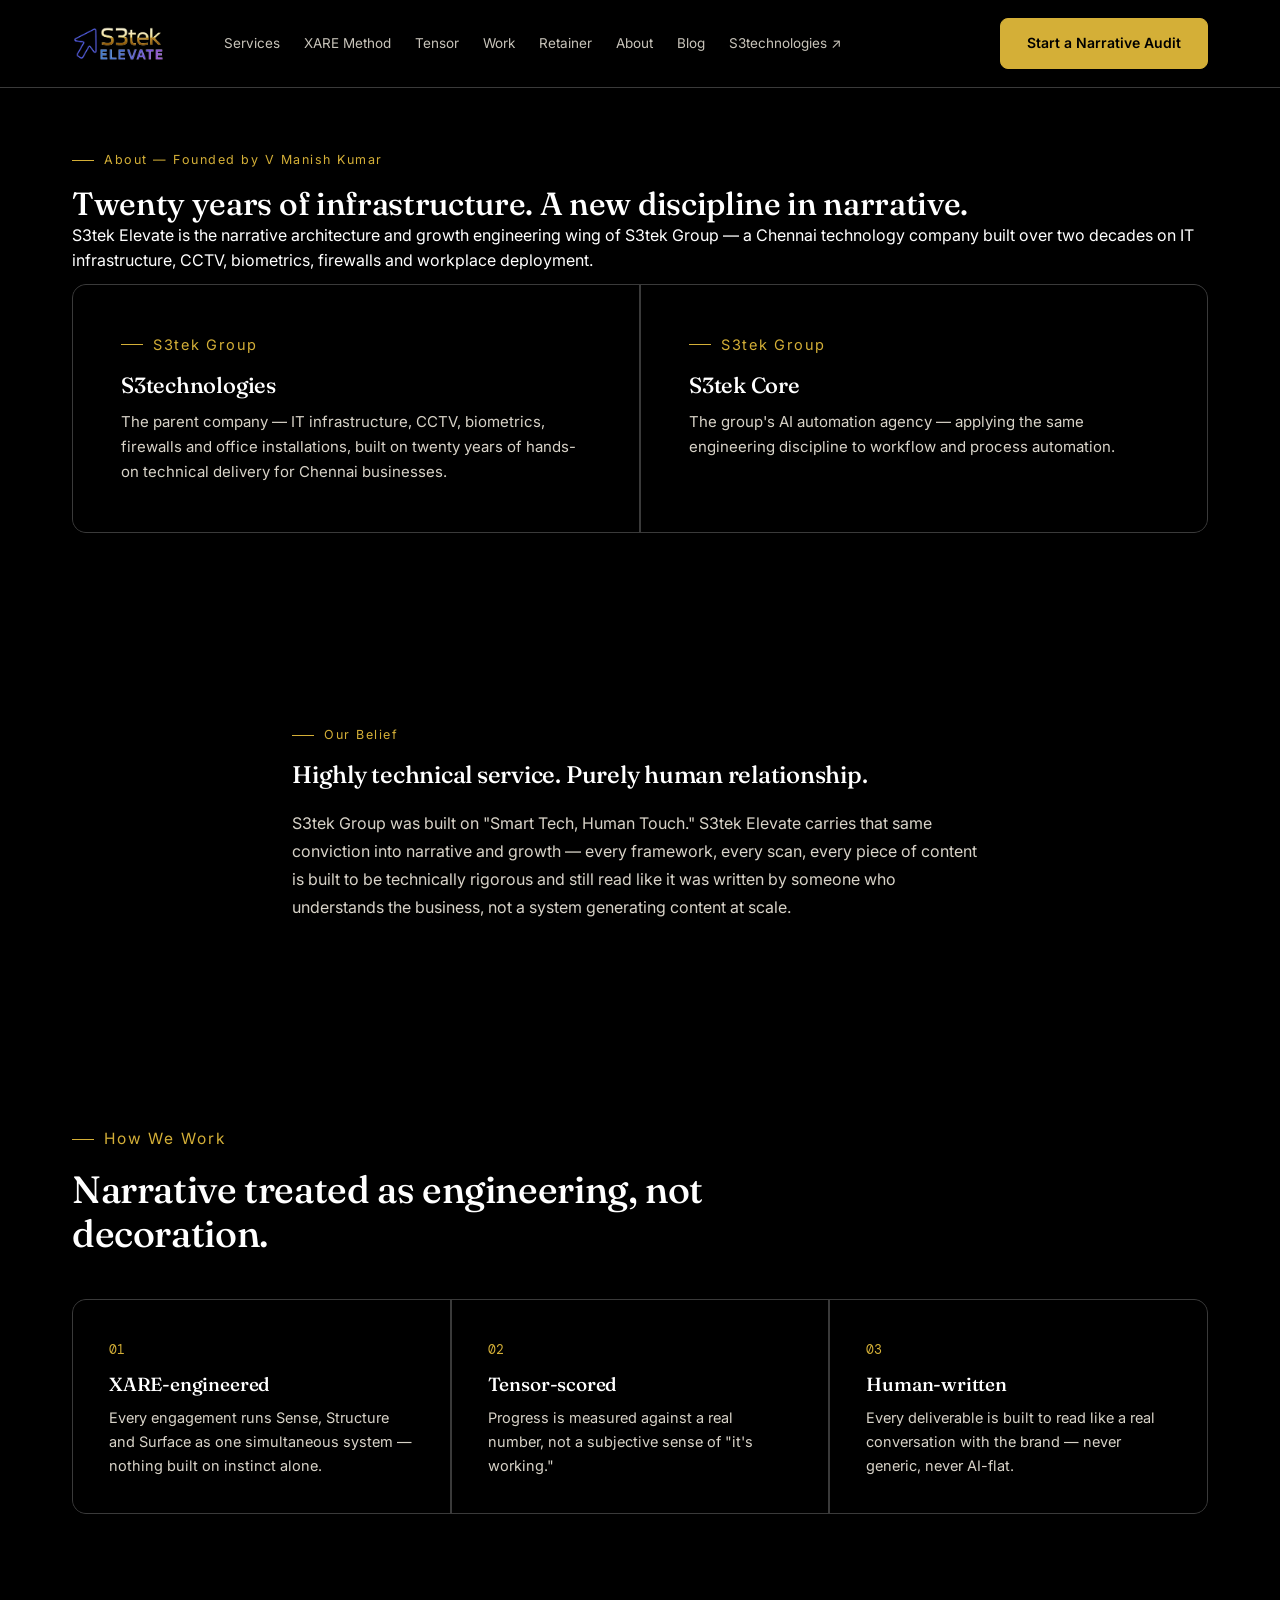
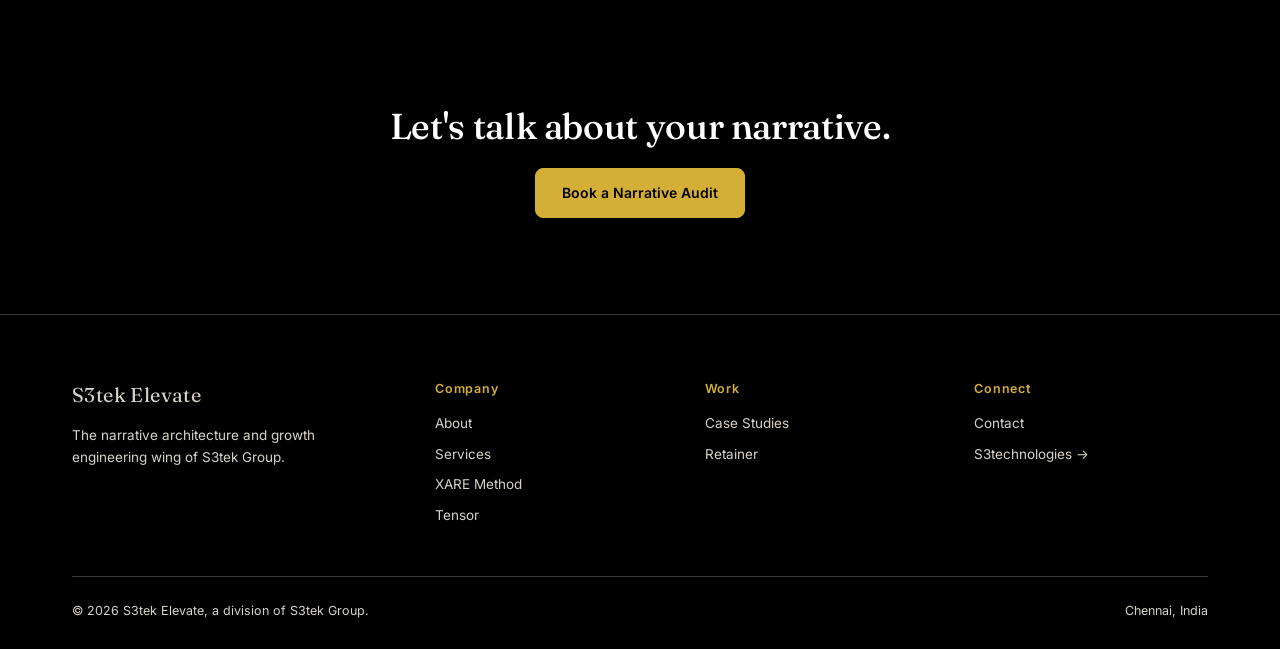
<file: about.html>
<!DOCTYPE html>
<html lang="en">
<head>
<meta charset="UTF-8">
<meta name="viewport" content="width=device-width, initial-scale=1.0">
<title>About — S3tek Elevate</title>
<meta name="description" content="S3tek Elevate is the narrative architecture and growth engineering wing of S3tek Group, a 20-year Chennai technology company.">
<link rel="canonical" href="https://elevate.s3tekcorp.in/about.html">
<link rel="stylesheet" href="css/style.css">
<style>
:root{--bg:#000;--bg-2:#000;--ink:#000;--text:#fff;--text-mute:#d8d3c8;--gold:#D4AF37;--coral:#D4AF37;--line:#3a3a3a;--accent:#D4AF37;}
body{background:#000!important;color:#fff!important;}
a{color:#D4AF37;}
.eyebrow,.tag,.num,em{color:#D4AF37!important;}
.cell,.case-card,.testi-card,.retainer-card,.xare-item,footer,nav{background:#000!important;border-color:#3a3a3a!important;}
.btn-primary,.btn-gold{background:#D4AF37!important;color:#000!important;border-color:#D4AF37!important;}
.btn-ghost{background:transparent!important;color:#D4AF37!important;border-color:#D4AF37!important;}
.orb{opacity:.15!important;}
</style>
<link rel="icon" type="image/jpeg" href="images/favicon.jpeg">
<script type="application/ld+json">
{
  "@context": "https://schema.org",
  "@type": "AboutPage",
  "url": "https://elevate.s3tekcorp.in/about.html",
  "mainEntity": {
    "@type": "ProfessionalService",
    "name": "S3tek Elevate",
    "founder": { "@type": "Person", "name": "V Manish Kumar" },
    "parentOrganization": { "@type": "Organization", "name": "S3tek Group", "description": "A 20-year Chennai technology company spanning IT infrastructure (S3technologies), AI automation (S3tek Core) and narrative/growth engineering (S3tek Elevate)." },
    "address": { "@type": "PostalAddress", "addressLocality": "Chennai", "addressRegion": "Tamil Nadu", "addressCountry": "IN" }
  }
}
</script>
</head>
<body>
<div class="cursor-dot"></div><div class="cursor-ring"></div>

<nav class="nav on-dark">
  <div class="wrap">
    <a href="index.html" class="brand"><img src="images/logo.png" alt="S3tek Elevate"><span>S3TEK <em>ELEVATE</em></span></a>
    <div class="nav-links">
      <a href="services.html">Services</a>
      <a href="xare.html">XARE Method</a>
      <a href="tensor.html">Tensor</a>
      <a href="work.html">Work</a>
      <a href="pricing.html">Retainer</a>
      <a href="about.html">About</a>
      <a href="blog.html">Blog</a>
      <a href="https://s3tek.in" target="_blank" rel="noopener">S3technologies ↗</a>
    </div>
    <div class="nav-right">
      <a href="contact.html" class="btn btn-primary">Start a Narrative Audit</a>
    </div>
    <div class="hamburger"><span></span><span></span><span></span></div>
  </div>
</nav>

<header class="page-hero-dark">
  <div class="orb" style="width:420px;height:420px;background:radial-gradient(circle,var(--gold) 0%,transparent 70%);top:-140px;left:-100px"></div>
  <div class="orb" style="width:380px;height:380px;background:radial-gradient(circle,var(--coral) 0%,transparent 70%);bottom:-160px;right:-60px"></div>
  <div class="wrap">
    <p class="eyebrow reveal">About — Founded by V Manish Kumar</p>
    <h1 class="reveal">Twenty years of infrastructure. A new discipline in narrative.</h1>
    <p class="reveal">S3tek Elevate is the narrative architecture and growth engineering wing of S3tek Group — a Chennai technology company built over two decades on IT infrastructure, CCTV, biometrics, firewalls and workplace deployment.</p>
  </div>
</header>

<section style="padding-top:10px">
  <div class="wrap">
    <div class="grid-2">
      <div class="cell reveal" style="padding:48px">
        <p class="eyebrow">S3tek Group</p>
        <h3 style="font-size:22px; margin-bottom:12px">S3technologies</h3>
        <p style="color:var(--text-mute); font-size:15px">The parent company — IT infrastructure, CCTV, biometrics, firewalls and office installations, built on twenty years of hands-on technical delivery for Chennai businesses.</p>
      </div>
      <div class="cell reveal" style="padding:48px">
        <p class="eyebrow">S3tek Group</p>
        <h3 style="font-size:22px; margin-bottom:12px">S3tek Core</h3>
        <p style="color:var(--text-mute); font-size:15px">The group's AI automation agency — applying the same engineering discipline to workflow and process automation.</p>
      </div>
    </div>
  </div>
</section>

<section style="background:var(--bg-2)">
  <div class="wrap" style="max-width:760px">
    <p class="eyebrow reveal">Our Belief</p>
    <h2 class="reveal" style="margin-bottom:20px">Highly technical service. Purely human relationship.</h2>
    <p class="reveal" style="color:var(--text-mute); font-size:16px; line-height:1.75">S3tek Group was built on "Smart Tech, Human Touch." S3tek Elevate carries that same conviction into narrative and growth — every framework, every scan, every piece of content is built to be technically rigorous and still read like it was written by someone who understands the business, not a system generating content at scale.</p>
  </div>
</section>

<section>
  <div class="wrap">
    <div class="section-head">
      <p class="eyebrow">How We Work</p>
      <h2>Narrative treated as engineering, not decoration.</h2>
    </div>
    <div class="grid-3">
      <div class="cell reveal"><span class="num">01</span><h3>XARE-engineered</h3><p>Every engagement runs Sense, Structure and Surface as one simultaneous system — nothing built on instinct alone.</p></div>
      <div class="cell reveal"><span class="num">02</span><h3>Tensor-scored</h3><p>Progress is measured against a real number, not a subjective sense of "it's working."</p></div>
      <div class="cell reveal"><span class="num">03</span><h3>Human-written</h3><p>Every deliverable is built to read like a real conversation with the brand — never generic, never AI-flat.</p></div>
    </div>
  </div>
</section>

<section style="text-align:center; max-width:680px; margin:0 auto">
  <h2 style="font-size:clamp(26px,3.2vw,36px); margin-bottom:20px">Let's talk about your narrative.</h2>
  <a href="contact.html" class="btn btn-primary">Book a Narrative Audit</a>
</section>

<footer>
  <div class="wrap">
    <div class="foot-grid">
      <div><a href="index.html" class="brand" style="font-size:20px; margin-bottom:14px; display:block">S3tek Elevate</a><p>The narrative architecture and growth engineering wing of S3tek Group.</p></div>
      <div><h4>Company</h4><a href="about.html">About</a><a href="services.html">Services</a><a href="xare.html">XARE Method</a><a href="tensor.html">Tensor</a></div>
      <div><h4>Work</h4><a href="work.html">Case Studies</a><a href="pricing.html">Retainer</a></div>
      <div><h4>Connect</h4><a href="contact.html">Contact</a><a href="https://s3tek.in">S3technologies →</a></div>
    </div>
    <div class="foot-bottom"><span>© 2026 S3tek Elevate, a division of S3tek Group.</span><span>Chennai, India</span></div>
  </div>
</footer>

<script src="js/main.js"></script>
</body>
</html>
</file>
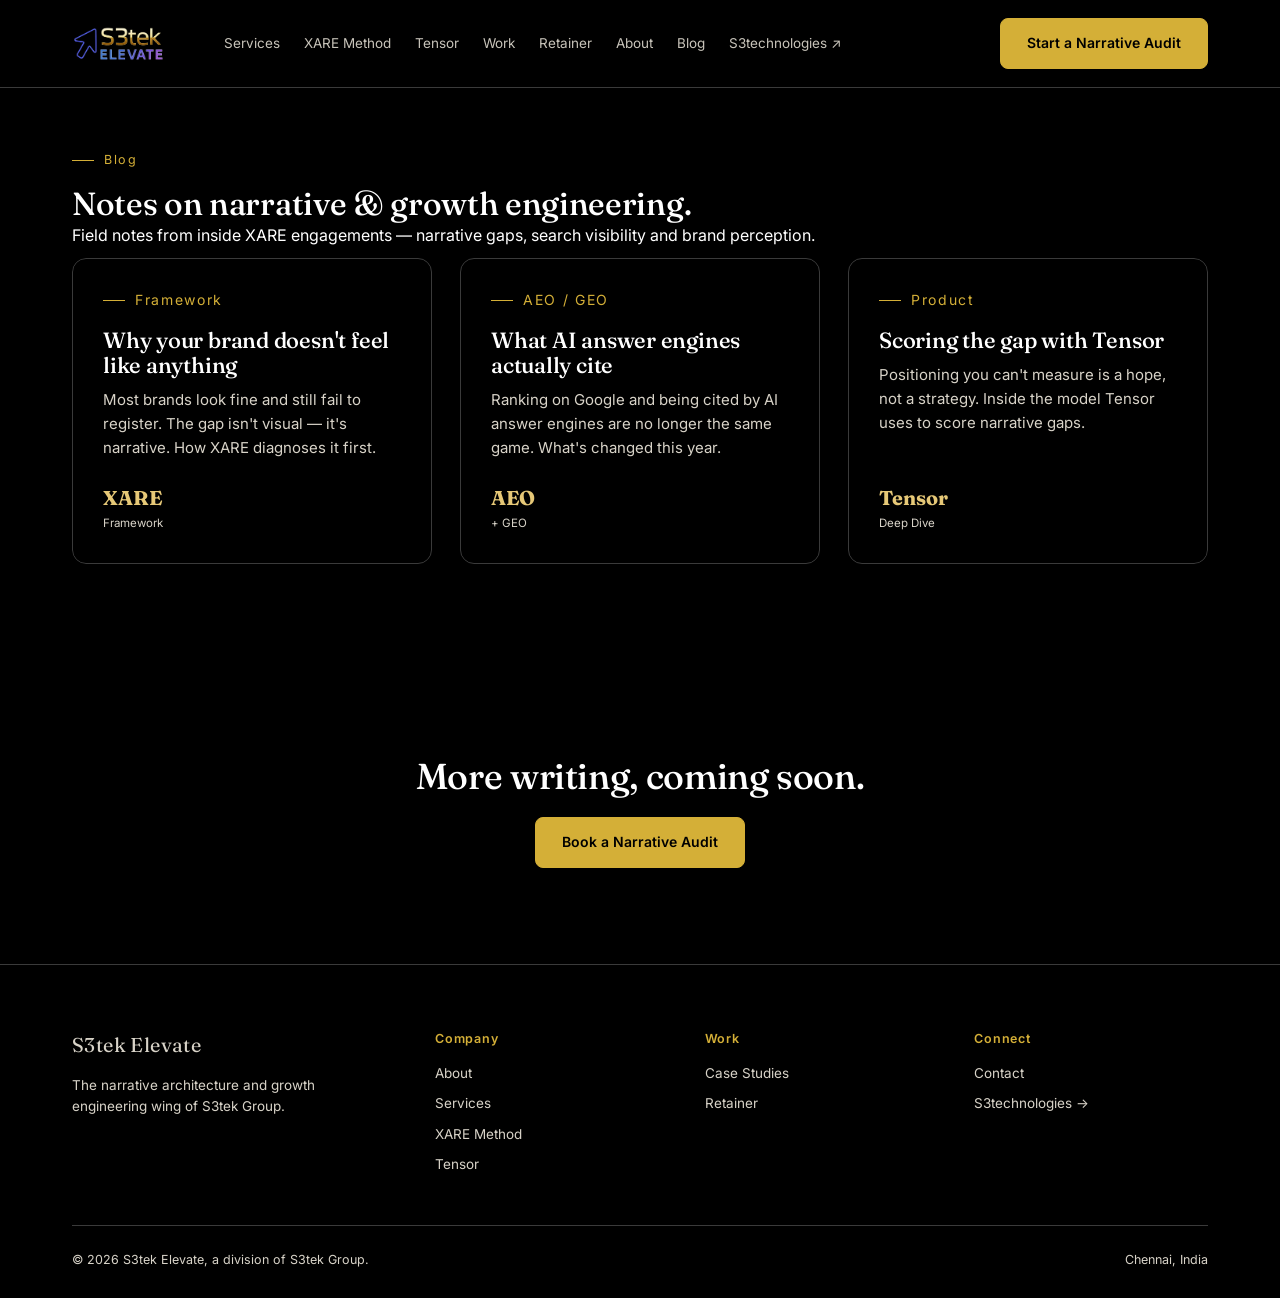
<file: blog.html>
<!DOCTYPE html>
<html lang="en">
<head>
<meta charset="UTF-8">
<meta name="viewport" content="width=device-width, initial-scale=1.0">
<title>Blog — S3tek Elevate</title>
<meta name="description" content="Notes on narrative, growth engineering, AEO/GEO and the XARE framework from S3tek Elevate.">
<link rel="canonical" href="https://elevate.s3tekcorp.in/blog.html">
<link rel="stylesheet" href="css/style.css">
<style>
:root{--bg:#000;--bg-2:#000;--ink:#000;--text:#fff;--text-mute:#d8d3c8;--gold:#D4AF37;--coral:#D4AF37;--line:#3a3a3a;--accent:#D4AF37;}
body{background:#000!important;color:#fff!important;}
a{color:#D4AF37;}
.eyebrow,.tag,.num,em{color:#D4AF37!important;}
.cell,.case-card,.testi-card,.retainer-card,.xare-item,footer,nav{background:#000!important;border-color:#3a3a3a!important;}
.btn-primary,.btn-gold{background:#D4AF37!important;color:#000!important;border-color:#D4AF37!important;}
.btn-ghost{background:transparent!important;color:#D4AF37!important;border-color:#D4AF37!important;}
.orb{opacity:.15!important;}
</style>
<link rel="icon" type="image/jpeg" href="images/favicon.jpeg">
<script type="application/ld+json">
{
  "@context": "https://schema.org",
  "@type": "Blog",
  "url": "https://elevate.s3tekcorp.in/blog.html",
  "publisher": { "@type": "ProfessionalService", "name": "S3tek Elevate" },
  "blogPost": [
    {"@type":"BlogPosting","headline":"Why your brand doesn't feel like anything","description":"Most brands look fine and still fail to register. How XARE diagnoses the narrative gap first."},
    {"@type":"BlogPosting","headline":"What AI answer engines actually cite","description":"Ranking on Google and being cited by AI answer engines are no longer the same game."},
    {"@type":"BlogPosting","headline":"Scoring the gap with Tensor","description":"Inside the model Tensor uses to score narrative gaps between intention and live perception."}
  ]
}
</script>
</head>
<body>
<div class="cursor-dot"></div><div class="cursor-ring"></div>

<nav class="nav on-dark">
  <div class="wrap">
    <a href="index.html" class="brand"><img src="images/logo.png" alt="S3tek Elevate"><span>S3TEK <em>ELEVATE</em></span></a>
    <div class="nav-links">
      <a href="services.html">Services</a>
      <a href="xare.html">XARE Method</a>
      <a href="tensor.html">Tensor</a>
      <a href="work.html">Work</a>
      <a href="pricing.html">Retainer</a>
      <a href="about.html">About</a>
      <a href="blog.html">Blog</a>
      <a href="https://s3tek.in" target="_blank" rel="noopener">S3technologies ↗</a>
    </div>
    <div class="nav-right">
      <a href="contact.html" class="btn btn-primary">Start a Narrative Audit</a>
    </div>
    <div class="hamburger"><span></span><span></span><span></span></div>
  </div>
</nav>

<header class="page-hero-dark">
  <div class="orb" style="width:420px;height:420px;background:radial-gradient(circle,var(--gold) 0%,transparent 70%);top:-140px;left:-100px"></div>
  <div class="orb" style="width:380px;height:380px;background:radial-gradient(circle,var(--coral) 0%,transparent 70%);bottom:-160px;right:-60px"></div>
  <div class="wrap">
    <p class="eyebrow reveal">Blog</p>
    <h1 class="reveal">Notes on narrative &amp; growth engineering.</h1>
    <p class="reveal">Field notes from inside XARE engagements — narrative gaps, search visibility and brand perception.</p>
  </div>
</header>

<section style="padding-top:10px">
  <div class="wrap">
    <div class="grid-3" style="gap:28px; background:transparent; border:none">
      <div class="case-card reveal">
        <div class="case-top">
          <p class="eyebrow">Framework</p>
          <h3 style="font-size:22px; margin-bottom:10px">Why your brand doesn't feel like anything</h3>
          <p style="color:var(--text-mute); font-size:15px">Most brands look fine and still fail to register. The gap isn't visual — it's narrative. How XARE diagnoses it first.</p>
        </div>
        <div class="case-stats"><div class="case-stat"><b>XARE</b><span>Framework</span></div></div>
      </div>
      <div class="case-card reveal">
        <div class="case-top">
          <p class="eyebrow">AEO / GEO</p>
          <h3 style="font-size:22px; margin-bottom:10px">What AI answer engines actually cite</h3>
          <p style="color:var(--text-mute); font-size:15px">Ranking on Google and being cited by AI answer engines are no longer the same game. What's changed this year.</p>
        </div>
        <div class="case-stats"><div class="case-stat"><b>AEO</b><span>+ GEO</span></div></div>
      </div>
      <div class="case-card reveal">
        <div class="case-top">
          <p class="eyebrow">Product</p>
          <h3 style="font-size:22px; margin-bottom:10px">Scoring the gap with Tensor</h3>
          <p style="color:var(--text-mute); font-size:15px">Positioning you can't measure is a hope, not a strategy. Inside the model Tensor uses to score narrative gaps.</p>
        </div>
        <div class="case-stats"><div class="case-stat"><b>Tensor</b><span>Deep Dive</span></div></div>
      </div>
    </div>
  </div>
</section>

<section style="text-align:center; max-width:680px; margin:0 auto">
  <h2 style="font-size:clamp(26px,3.2vw,36px); margin-bottom:20px">More writing, coming soon.</h2>
  <a href="contact.html" class="btn btn-primary">Book a Narrative Audit</a>
</section>

<footer>
  <div class="wrap">
    <div class="foot-grid">
      <div><a href="index.html" class="brand" style="font-size:20px; margin-bottom:14px; display:block">S3tek Elevate</a><p>The narrative architecture and growth engineering wing of S3tek Group.</p></div>
      <div><h4>Company</h4><a href="about.html">About</a><a href="services.html">Services</a><a href="xare.html">XARE Method</a><a href="tensor.html">Tensor</a></div>
      <div><h4>Work</h4><a href="work.html">Case Studies</a><a href="pricing.html">Retainer</a></div>
      <div><h4>Connect</h4><a href="contact.html">Contact</a><a href="https://s3tek.in">S3technologies →</a></div>
    </div>
    <div class="foot-bottom"><span>© 2026 S3tek Elevate, a division of S3tek Group.</span><span>Chennai, India</span></div>
  </div>
</footer>

<script src="js/main.js"></script>
</body>
</html>
</file>
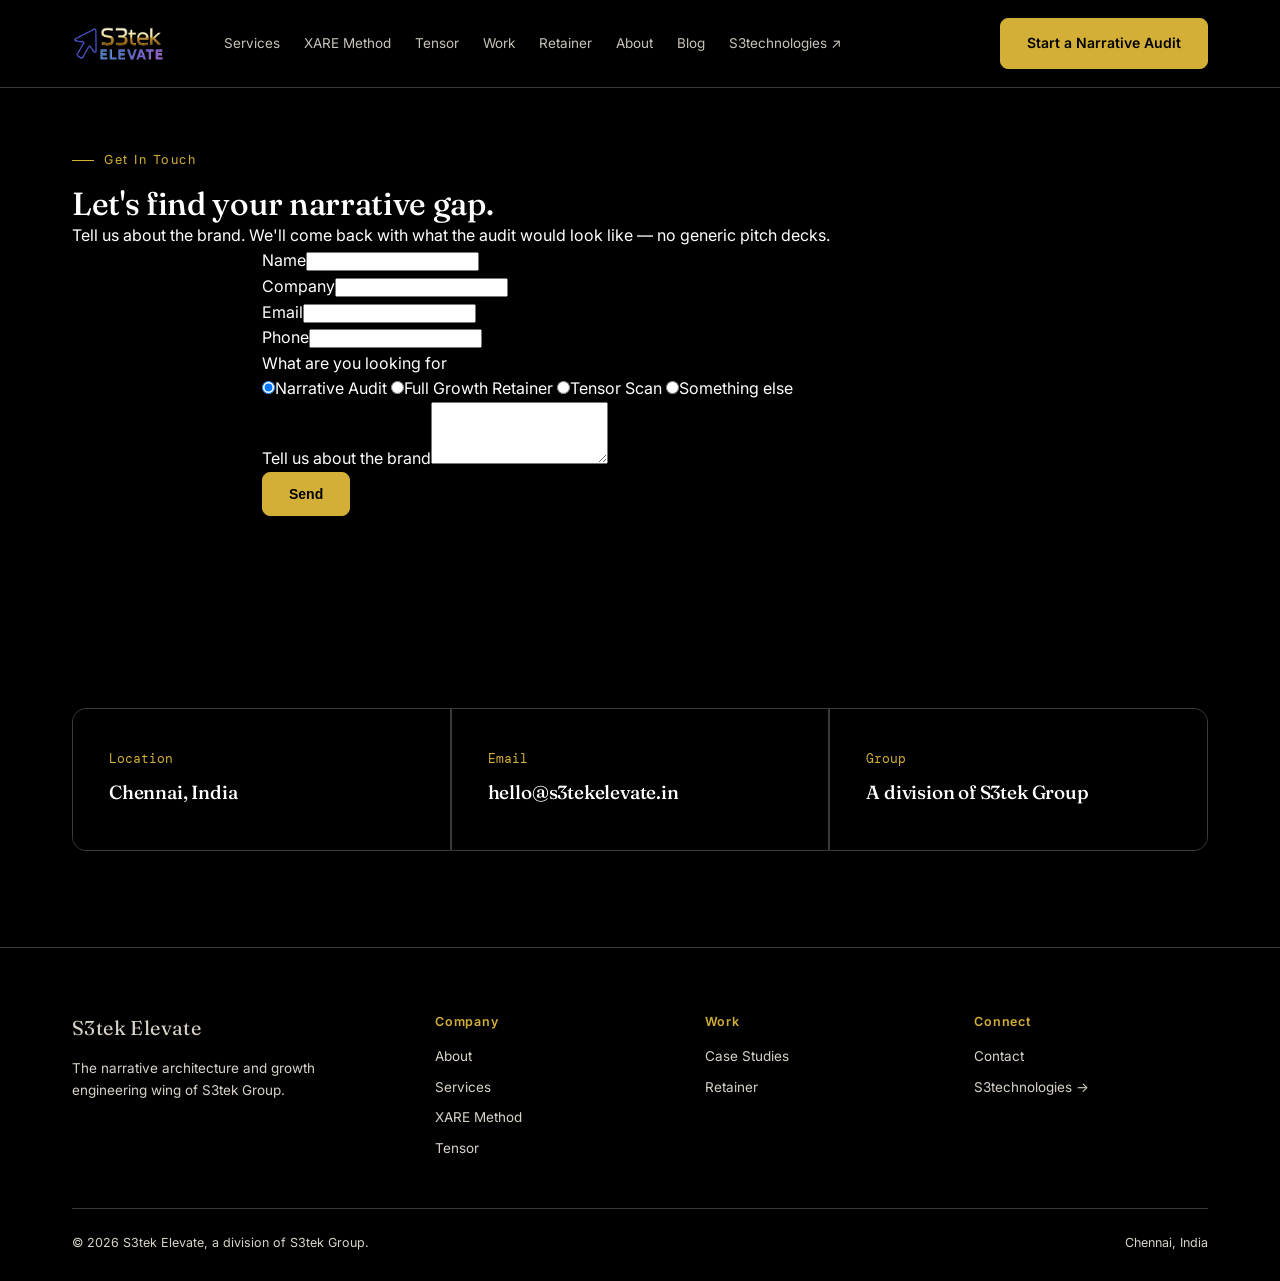
<file: contact.html>
<!DOCTYPE html>
<html lang="en">
<head>
<meta charset="UTF-8">
<meta name="viewport" content="width=device-width, initial-scale=1.0">
<title>Contact — S3tek Elevate</title>
<meta name="description" content="Book a narrative audit with S3tek Elevate — the Chennai agency behind the XARE framework and Tensor AI brand scoring. Tell us about your brand and get back a scoped plan, not a generic pitch deck.">
<link rel="canonical" href="https://elevate.s3tekcorp.in/contact.html">
<link rel="stylesheet" href="css/style.css">
<style>
:root{--bg:#000;--bg-2:#000;--ink:#000;--text:#fff;--text-mute:#d8d3c8;--gold:#D4AF37;--coral:#D4AF37;--line:#3a3a3a;--accent:#D4AF37;}
body{background:#000!important;color:#fff!important;}
a{color:#D4AF37;}
.eyebrow,.tag,.num,em{color:#D4AF37!important;}
.cell,.case-card,.testi-card,.retainer-card,.xare-item,footer,nav{background:#000!important;border-color:#3a3a3a!important;}
.btn-primary,.btn-gold{background:#D4AF37!important;color:#000!important;border-color:#D4AF37!important;}
.btn-ghost{background:transparent!important;color:#D4AF37!important;border-color:#D4AF37!important;}
.orb{opacity:.15!important;}
</style>
<link rel="icon" type="image/jpeg" href="images/favicon.jpeg">
<script type="application/ld+json">
{
  "@context": "https://schema.org",
  "@type": "ContactPage",
  "name": "Contact S3tek Elevate",
  "url": "https://elevate.s3tekcorp.in/contact.html",
  "about": { "@type": "ProfessionalService", "name": "S3tek Elevate", "email": "hello@s3tekelevate.in", "address": { "@type": "PostalAddress", "addressLocality": "Chennai", "addressRegion": "Tamil Nadu", "addressCountry": "IN" } }
}
</script>
</head>
<body>
<div class="cursor-dot"></div><div class="cursor-ring"></div>

<nav class="nav on-dark">
  <div class="wrap">
    <a href="index.html" class="brand"><img src="images/logo.png" alt="S3tek Elevate"><span>S3TEK <em>ELEVATE</em></span></a>
    <div class="nav-links">
      <a href="services.html">Services</a>
      <a href="xare.html">XARE Method</a>
      <a href="tensor.html">Tensor</a>
      <a href="work.html">Work</a>
      <a href="pricing.html">Retainer</a>
      <a href="about.html">About</a>
      <a href="blog.html">Blog</a>
      <a href="https://s3tek.in" target="_blank" rel="noopener">S3technologies ↗</a>
    </div>
    <div class="nav-right">
      <a href="contact.html" class="btn btn-primary">Start a Narrative Audit</a>
    </div>
    <div class="hamburger"><span></span><span></span><span></span></div>
  </div>
</nav>

<header class="page-hero-dark">
  <div class="orb" style="width:420px;height:420px;background:radial-gradient(circle,var(--gold) 0%,transparent 70%);top:-140px;left:-100px"></div>
  <div class="orb" style="width:380px;height:380px;background:radial-gradient(circle,var(--coral) 0%,transparent 70%);bottom:-160px;right:-60px"></div>
  <div class="wrap">
    <p class="eyebrow reveal">Get In Touch</p>
    <h1 class="reveal">Let's find your narrative gap.</h1>
    <p class="reveal">Tell us about the brand. We'll come back with what the audit would look like — no generic pitch decks.</p>
  </div>
</header>

<section style="padding-top:0">
  <div class="wrap" style="max-width:820px">
    <form class="reveal" id="lead-form">
      <div class="form-grid">
        <div class="field"><label>Name</label><input type="text" name="name" required></div>
        <div class="field"><label>Company</label><input type="text" name="business" required></div>
        <div class="field"><label>Email</label><input type="email" name="email" required></div>
        <div class="field"><label>Phone</label><input type="tel" name="phone"></div>
      </div>
      <div class="field">
        <label>What are you looking for</label>
        <div class="choice-group">
          <label class="choice-btn"><input type="radio" name="looking_for" value="Narrative Audit" checked><span>Narrative Audit</span></label>
          <label class="choice-btn"><input type="radio" name="looking_for" value="Full Growth Retainer"><span>Full Growth Retainer</span></label>
          <label class="choice-btn"><input type="radio" name="looking_for" value="Tensor Scan"><span>Tensor Scan</span></label>
          <label class="choice-btn"><input type="radio" name="looking_for" value="Something else"><span>Something else</span></label>
        </div>
      </div>
      <div class="field"><label>Tell us about the brand</label><textarea name="message" rows="4"></textarea></div>
      <button type="submit" class="btn btn-primary" data-label="Send">Send</button>
      <p class="form__status" id="form-status" role="status"></p>
    </form>
  </div>
</section>

<section style="background:var(--bg-2)">
  <div class="wrap">
    <div class="grid-3">
      <div class="cell reveal"><span class="num">Location</span><h3 style="font-size:19px">Chennai, India</h3></div>
      <div class="cell reveal"><span class="num">Email</span><h3 style="font-size:19px">hello@s3tekelevate.in</h3></div>
      <div class="cell reveal"><span class="num">Group</span><h3 style="font-size:19px">A division of S3tek Group</h3></div>
    </div>
  </div>
</section>

<footer>
  <div class="wrap">
    <div class="foot-grid">
      <div><a href="index.html" class="brand" style="font-size:20px; margin-bottom:14px; display:block">S3tek Elevate</a><p>The narrative architecture and growth engineering wing of S3tek Group.</p></div>
      <div><h4>Company</h4><a href="about.html">About</a><a href="services.html">Services</a><a href="xare.html">XARE Method</a><a href="tensor.html">Tensor</a></div>
      <div><h4>Work</h4><a href="work.html">Case Studies</a><a href="pricing.html">Retainer</a></div>
      <div><h4>Connect</h4><a href="contact.html">Contact</a><a href="https://s3tek.in">S3technologies →</a></div>
    </div>
    <div class="foot-bottom"><span>© 2026 S3tek Elevate, a division of S3tek Group.</span><span>Chennai, India</span></div>
  </div>
</footer>

<script src="js/script.js"></script>
<script src="js/main.js"></script>
</body>
</html>
</file>
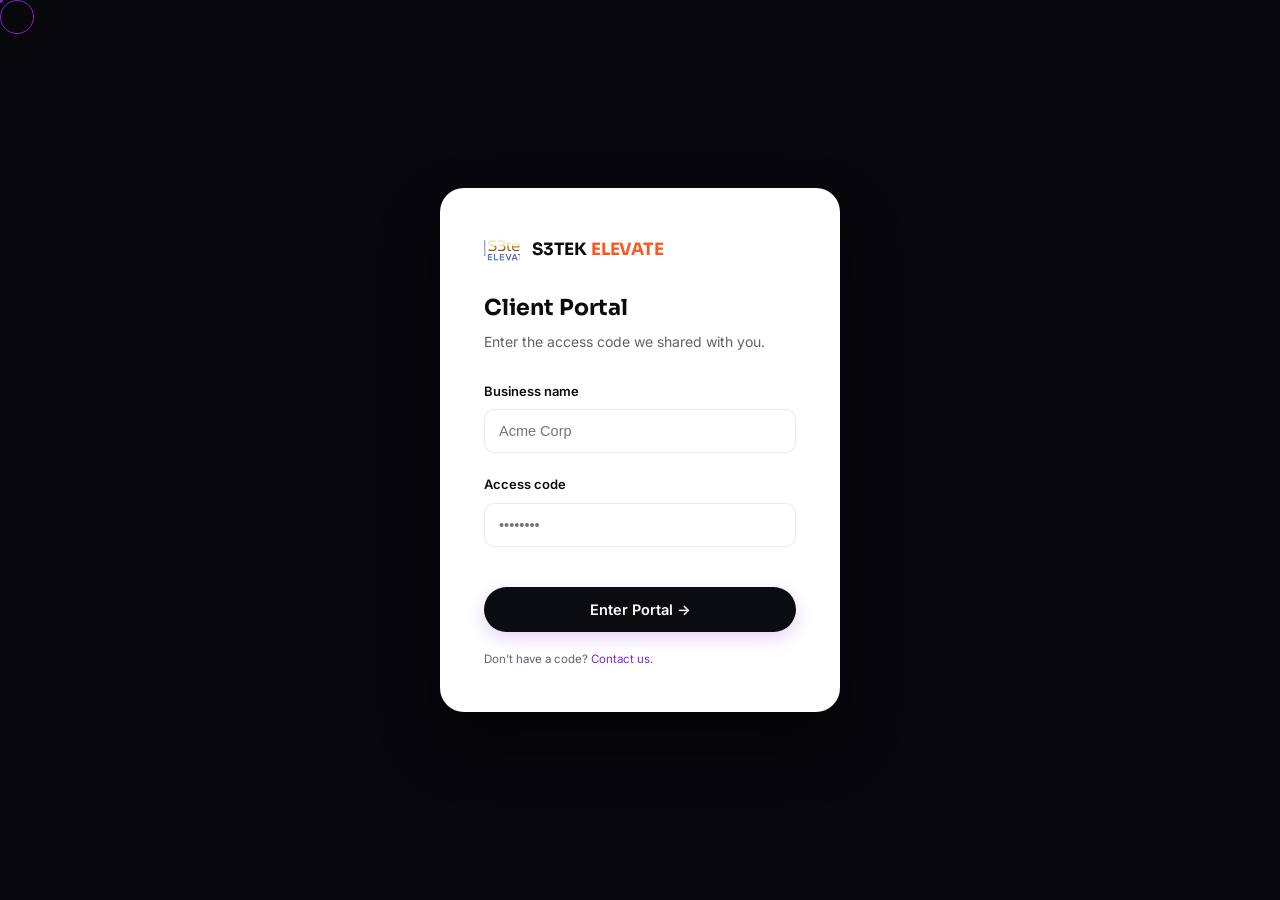
<file: portal-login.html>
<!doctype html>
<html lang="en">
<head>
<meta charset="UTF-8">
<meta name="viewport" content="width=device-width,initial-scale=1">
<title>Client Portal Login | S3tek Elevate</title>
<meta name="robots" content="noindex,nofollow">
<link rel="preconnect" href="https://fonts.googleapis.com">
<link rel="preconnect" href="https://fonts.gstatic.com" crossorigin>
<link href="https://fonts.googleapis.com/css2?family=Sora:wght@500;600;700&family=Inter:wght@400;500;600;700&family=DM+Mono:wght@400;500&display=swap" rel="stylesheet">
<link rel="stylesheet" href="portal-legacy.css">
<style>
  body{background:var(--foot);color:#fff;min-height:100vh;display:flex;align-items:center;justify-content:center}
  .login-card{background:#fff;color:var(--ink);border-radius:24px;padding:44px;width:100%;max-width:400px;box-shadow:0 30px 60px rgba(0,0,0,.4)}
  .login-card .nav__brand{margin-bottom:22px}
  .login-card input{width:100%;padding:13px 14px;border:1px solid var(--line);border-radius:10px;font-size:14.5px;margin-top:6px;margin-bottom:18px}
  .login-card label{font-size:13px;font-weight:600}
  .login-err{font-size:13px;color:#dc2626;min-height:18px;margin-top:4px}
</style>
</head>
<body>
<div class="cursor-dot" aria-hidden="true"></div>
<div class="cursor-ring" aria-hidden="true"></div>
<div class="login-card">
  <div class="nav__brand"><img src="images/logo.png" alt="" class="nav__logo-img"><span class="nav__mark">S3TEK <span>ELEVATE</span></span></div>
  <h1 style="font-family:var(--font-display);font-size:22px;margin-bottom:6px">Client Portal</h1>
  <p style="color:var(--muted);font-size:14px;margin-bottom:24px">Enter the access code we shared with you.</p>
  <form id="portal-login-form">
    <label>Business name</label>
    <input type="text" id="p-business" required placeholder="Acme Corp">
    <label>Access code</label>
    <input type="password" id="p-code" required placeholder="••••••••">
    <p class="login-err" id="p-err"></p>
    <button type="submit" class="btn btn--solid" style="width:100%">Enter Portal →</button>
  </form>
  <p style="font-size:11.5px;color:var(--muted);margin-top:18px">Don't have a code? <a href="contact.html" style="color:var(--accent)">Contact us</a>.</p>
</div>
<script>
// DEMO ACCESS GATE — not real authentication.
// This just checks the code client-side, which anyone can read in view-source.
// It's fine for keeping casual visitors out of a client's dashboard view,
// but do not use it to protect anything genuinely sensitive without a real
// backend login (see PORTAL_SETUP.md).
const CLIENTS = {
  "DEMO2026": "Demo Client"
  // EDIT: add one entry per client, e.g. "TF2026": "Tribe Fortis"
};
document.getElementById('portal-login-form').addEventListener('submit', (e) => {
  e.preventDefault();
  const biz = document.getElementById('p-business').value.trim();
  const code = document.getElementById('p-code').value.trim().toUpperCase();
  const err = document.getElementById('p-err');
  if (CLIENTS[code]) {
    sessionStorage.setItem('s3tek_client', CLIENTS[code]);
    sessionStorage.setItem('s3tek_client_biz', biz);
    window.location.href = 'portal.html';
  } else {
    err.textContent = "That code doesn't match — check with your strategist.";
  }
});
</script>
<script src="portal-legacy.js"></script>
</body>
</html>
</file>
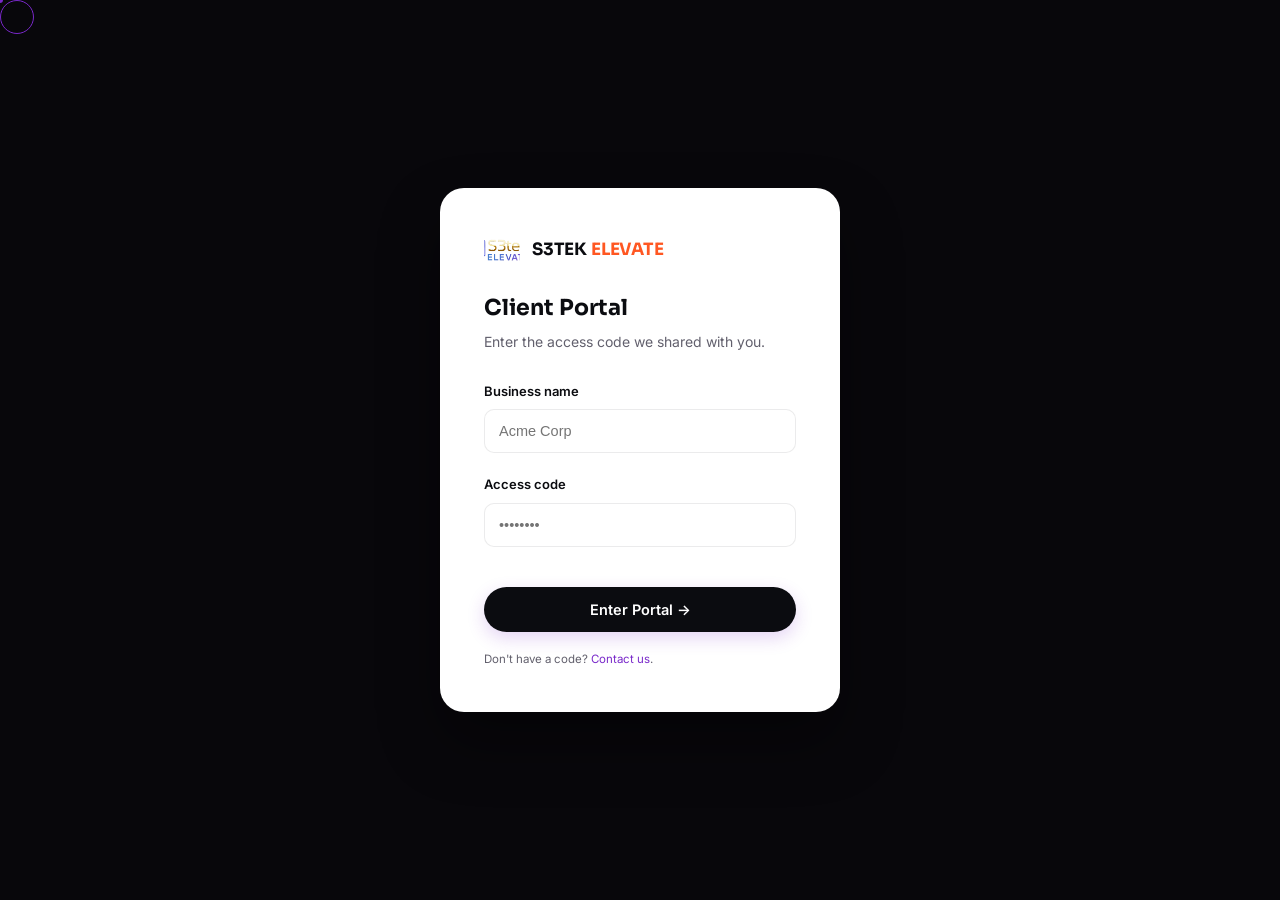
<file: portal.html>
<!doctype html>
<html lang="en">
<head>
<meta charset="UTF-8">
<meta name="viewport" content="width=device-width,initial-scale=1">
<title>Client Portal | S3tek Elevate</title>
<meta name="robots" content="noindex,nofollow">
<link rel="preconnect" href="https://fonts.googleapis.com">
<link rel="preconnect" href="https://fonts.gstatic.com" crossorigin>
<link href="https://fonts.googleapis.com/css2?family=Sora:wght@500;600;700&family=Inter:wght@400;500;600;700&family=DM+Mono:wght@400;500&display=swap" rel="stylesheet">
<link rel="stylesheet" href="portal-legacy.css">
</head>
<body>
<div class="cursor-dot" aria-hidden="true"></div>
<div class="cursor-ring" aria-hidden="true"></div>
<div class="portal-shell">
  <aside class="portal-side">
    <div class="nav__brand"><img src="images/logo.png" alt="" class="nav__logo-img"><span class="nav__mark" style="color:#fff">S3TEK <span>ELEVATE</span></span></div>
    <div class="portal-tab active" data-view="overview">📊 Overview</div>
    <div class="portal-tab" data-view="messages">💬 Messages</div>
    <div class="portal-tab" data-view="goals">✅ Weekly Goals</div>
    <div class="portal-tab" data-view="tensor">🧭 Brand Tensor</div>
    <div class="spacer"></div>
    <a href="index.html" class="portal-tab" style="color:rgba(236,232,245,.6)">← Back to site</a>
    <div class="logout" id="logout-btn" style="cursor:pointer">Log out</div>
  </aside>

  <main class="portal-main">

    <!-- OVERVIEW -->
    <section class="portal-view active" id="view-overview">
      <div class="portal-head">
        <div><h1>Welcome back, <span id="client-name">—</span></h1><p>Here's where your account stands right now.</p></div>
      </div>
      <div class="demo-banner" id="overview-banner">Showing demo data. Connect your Google Search Console, GA4, and Meta accounts below to see live numbers here.</div>

      <div class="metric-grid">
        <div class="metric-card" id="card-gsc">
          <div class="src"><span>Google Search Console</span><span class="dot"></span></div>
          <div class="val">—</div>
          <div class="lbl">Not connected</div>
          <a href="#" class="connect-btn" data-gsc>Connect Search Console →</a>
        </div>
        <div class="metric-card" id="card-ga4">
          <div class="src"><span>Google Analytics 4</span><span class="dot"></span></div>
          <div class="val">—</div>
          <div class="lbl">Not connected</div>
          <a href="#" class="connect-btn" data-ga4>Connect GA4 →</a>
        </div>
        <div class="metric-card" id="card-meta">
          <div class="src"><span>Meta Ads</span><span class="dot"></span></div>
          <div class="val">—</div>
          <div class="lbl">Not connected</div>
          <a href="#" class="connect-btn" data-meta>Connect Meta Ads →</a>
        </div>
      </div>

      <div class="chart-card">
        <h3>Website clicks from Search — last 8 weeks (demo data)</h3>
        <div class="bars" id="demo-bars"></div>
      </div>
      <div class="chart-card">
        <h3>What's on your account this month</h3>
        <p style="color:var(--muted);font-size:14px;line-height:1.7">Real-time GSC / GA4 / Meta widgets appear here once each account is connected by your strategist (needs a one-time Google/Meta sign-in — see <em>PORTAL_SETUP.md</em> for what this takes to switch on). Until then, use <strong>Messages</strong> to ask us for a manual report anytime.</p>
      </div>
    </section>

    <!-- MESSAGES -->
    <section class="portal-view" id="view-messages">
      <div class="portal-head"><div><h1>Messages</h1><p>Straight line to your strategist — no ticket queue.</p></div></div>
      <div class="msg-thread" id="msg-thread">
        <div class="msg them">Hey! Drop any question here — pricing, timelines, a quick "why did this happen" — we check this daily.<span class="meta">S3tek Elevate</span></div>
      </div>
      <form class="msg-form" id="msg-form">
        <textarea id="msg-text" placeholder="Type a message…" required></textarea>
        <button type="submit" class="btn btn--solid">Send</button>
      </form>
      <p class="form__status" id="msg-status" role="status"></p>
    </section>

    <!-- WEEKLY GOALS -->
    <section class="portal-view" id="view-goals">
      <div class="portal-head"><div><h1>Weekly Micro-Goals</h1><p>Small, specific targets for this week — set together with your strategist.</p></div></div>
      <div id="goal-list"></div>
      <form class="goal-add" id="goal-add-form">
        <input type="text" id="goal-text" placeholder="Add a goal for this week…" required>
        <button type="submit" class="btn btn--ghost">Add</button>
      </form>
      <p class="form__status" id="goal-status" role="status"></p>
    </section>

    <!-- BRAND TENSOR -->
    <section class="portal-view" id="view-tensor">
      <div class="portal-head"><div><h1>Brand Tensor</h1><p>Our AI positioning-gap scorer — compares what you say your brand is against what's actually live.</p></div></div>
      <div class="bt-form">
        <p style="color:var(--muted);font-size:13.5px;line-height:1.6">Describe how you'd position your brand in your own words, add your live links, and Brand Tensor scores the gap across Sense (message), Structure (identity &amp; site), and Surface (social &amp; local presence). Instagram/Facebook are logged for manual review — automated scraping of those platforms is unreliable, so the automated score leans on your website and Google Business Profile.</p>
        <label>How would you describe your brand's positioning?</label>
        <textarea id="bt-desc" placeholder="e.g. We're the premium, no-shortcuts concrete supplier for contractors who've been burned by cheap mixes before."></textarea>
        <label>Website URL</label>
        <input type="url" id="bt-website" placeholder="https://yourbrand.com">
        <label>Google Business Profile link</label>
        <input type="url" id="bt-gbp" placeholder="https://g.page/...">
        <label>Instagram URL</label>
        <input type="url" id="bt-ig" placeholder="https://instagram.com/yourbrand">
        <label>Facebook URL</label>
        <input type="url" id="bt-fb" placeholder="https://facebook.com/yourbrand">
        <button type="button" class="btn btn--solid" id="bt-run" style="margin-top:22px">Run Brand Tensor →</button>
        <p class="form__status" id="bt-status" role="status"></p>
      </div>
      <div class="bt-result" id="bt-result" style="display:none"></div>
    </section>

  </main>
</div>

<script src="portal-legacy.js"></script>
<script src="portal.js"></script>
</body>
</html>
</file>
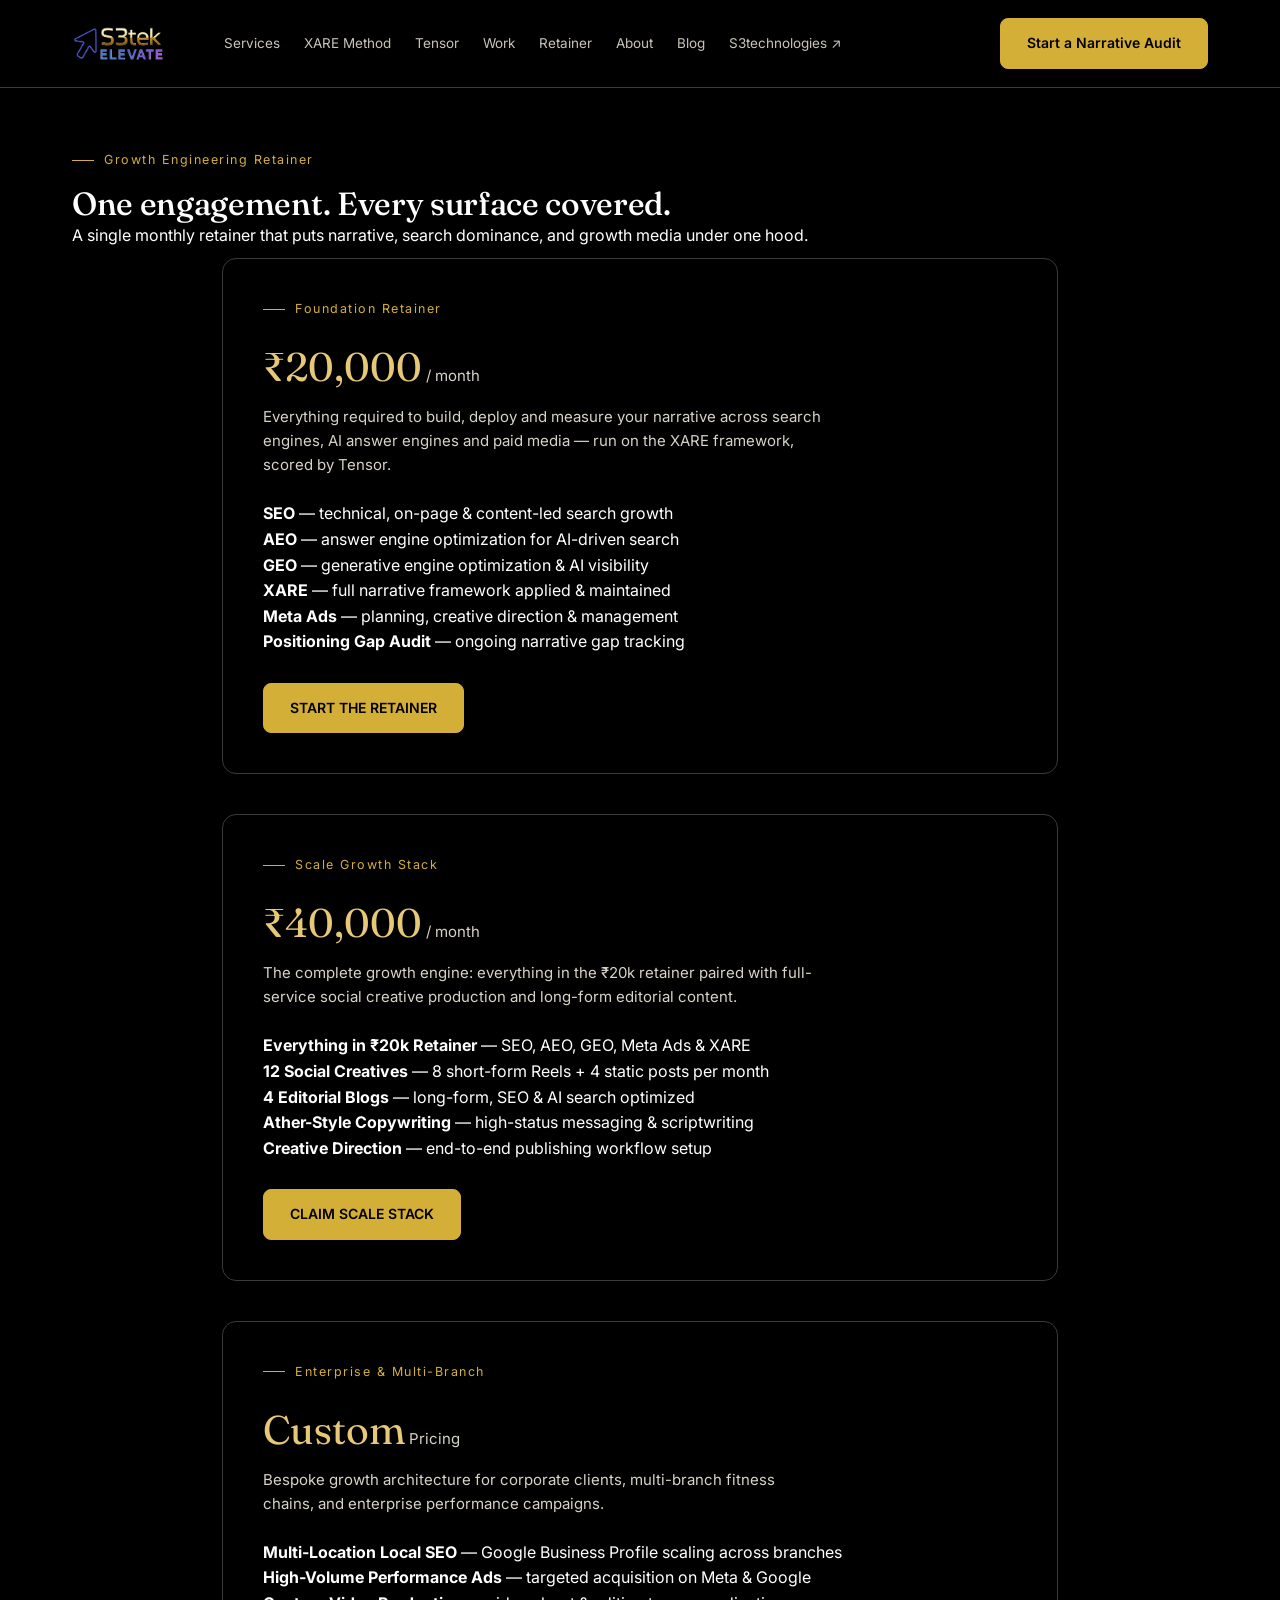
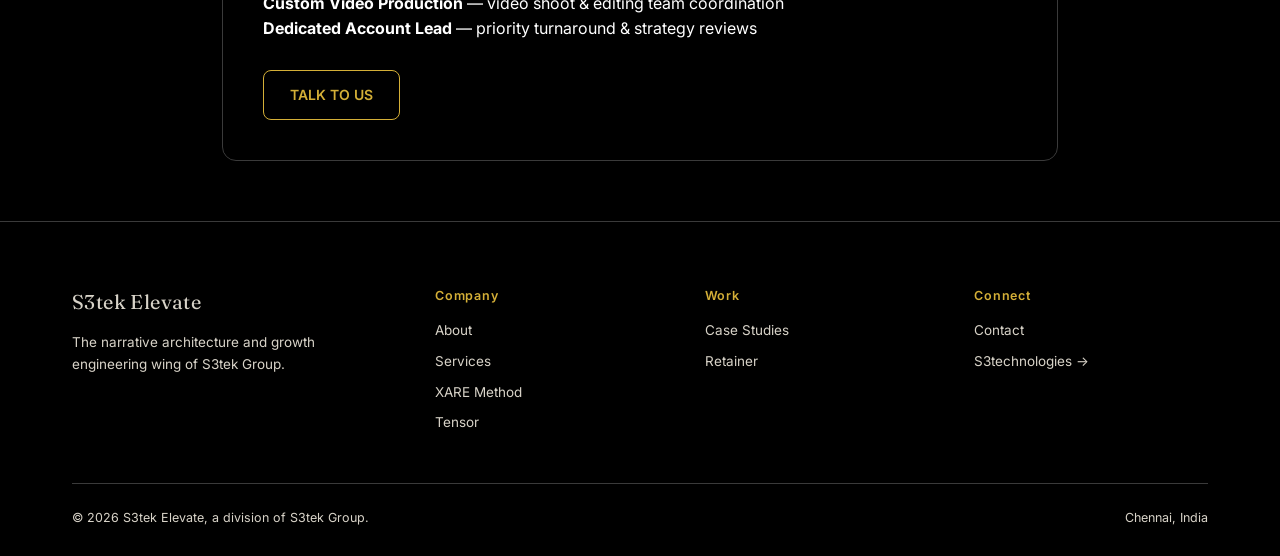
<file: pricing.html>
<!DOCTYPE html>
<html lang="en">
<head>
<meta charset="UTF-8">
<meta name="viewport" content="width=device-width, initial-scale=1.0">
<title>Retainer — S3tek Elevate</title>
<meta name="description" content="S3tek Elevate's growth engineering retainer — SEO, AEO, GEO, the XARE narrative framework and Meta Ads, in a single monthly engagement. Plans from ₹20,000/month.">
<link rel="canonical" href="https://elevate.s3tekcorp.in/pricing.html">
<link rel="stylesheet" href="css/style.css">
<style>
:root{--bg:#000;--bg-2:#000;--ink:#000;--text:#fff;--text-mute:#d8d3c8;--gold:#D4AF37;--coral:#D4AF37;--line:#3a3a3a;--accent:#D4AF37;}
body{background:#000!important;color:#fff!important;}
a{color:#D4AF37;}
.eyebrow,.tag,.num,em{color:#D4AF37!important;}
.cell,.case-card,.testi-card,.retainer-card,.xare-item,footer,nav{background:#000!important;border-color:#3a3a3a!important;}
.btn-primary,.btn-gold{background:#D4AF37!important;color:#000!important;border-color:#D4AF37!important;}
.btn-ghost{background:transparent!important;color:#D4AF37!important;border-color:#D4AF37!important;}
.orb{opacity:.15!important;}
</style>
<link rel="icon" type="image/jpeg" href="images/favicon.jpeg">
<script type="application/ld+json">
{
  "@context": "https://schema.org",
  "@type": "OfferCatalog",
  "name": "S3tek Elevate Retainer Plans",
  "url": "https://elevate.s3tekcorp.in/pricing.html",
  "itemListElement": [
    {"@type":"Offer","name":"Foundation Retainer","price":"20000","priceCurrency":"INR","priceValidUntil":"2027-01-01","description":"SEO, AEO, GEO, XARE and Meta Ads management with continuous Tensor scoring.","itemOffered":{"@type":"Service","name":"Foundation Retainer"}},
    {"@type":"Offer","name":"Scale Growth Stack","price":"40000","priceCurrency":"INR","priceValidUntil":"2027-01-01","description":"Everything in the Foundation Retainer plus 12 social creatives and 4 editorial blogs per month.","itemOffered":{"@type":"Service","name":"Scale Growth Stack"}},
    {"@type":"Offer","name":"Enterprise & Multi-Branch","priceSpecification":{"@type":"PriceSpecification","price":"Custom"},"description":"Bespoke growth architecture for corporate and multi-branch clients.","itemOffered":{"@type":"Service","name":"Enterprise & Multi-Branch"}}
  ]
}
</script>
</head>
<body>
<div class="cursor-dot"></div><div class="cursor-ring"></div>

<nav class="nav on-dark">
  <div class="wrap">
    <a href="index.html" class="brand"><img src="images/logo.png" alt="S3tek Elevate"><span>S3TEK <em>ELEVATE</em></span></a>
    <div class="nav-links">
      <a href="services.html">Services</a>
      <a href="xare.html">XARE Method</a>
      <a href="tensor.html">Tensor</a>
      <a href="work.html">Work</a>
      <a href="pricing.html">Retainer</a>
      <a href="about.html">About</a>
      <a href="blog.html">Blog</a>
      <a href="https://s3tek.in" target="_blank" rel="noopener">S3technologies ↗</a>
    </div>
    <div class="nav-right">
      <a href="contact.html" class="btn btn-primary">Start a Narrative Audit</a>
    </div>
    <div class="hamburger"><span></span><span></span><span></span></div>
  </div>
</nav>

<header class="page-hero-dark">
  <div class="orb" style="width:420px;height:420px;background:radial-gradient(circle,var(--gold) 0%,transparent 70%);top:-140px;left:-100px"></div>
  <div class="orb" style="width:380px;height:380px;background:radial-gradient(circle,var(--coral) 0%,transparent 70%);bottom:-160px;right:-60px"></div>
  <div class="wrap">
    <p class="eyebrow">Growth Engineering Retainer</p>
    <h1>One engagement. Every surface covered.</h1>
    <p>A single monthly retainer that puts narrative, search dominance, and growth media under one hood.</p>
  </div>
</header>

<section style="padding-top:10px; padding-bottom:60px;">
  <div class="wrap" style="max-width:900px; display:flex; flex-direction:column; gap:40px;">
    
    <!-- =========================================================
         1. YOUR EXISTING ₹20,000 RETAINER (UNTOUCHED STRUCTURE)
    ========================================================= -->
    <div class="retainer-card reveal">
      <p class="eyebrow">Foundation Retainer</p>
      <div class="retainer-price">₹20,000<span> / month</span></div>
      <p style="color:var(--text-mute); font-size:15px; max-width:560px; margin-bottom:24px;">
        Everything required to build, deploy and measure your narrative across search engines, AI answer engines and paid media — run on the XARE framework, scored by Tensor.
      </p>
      <div class="incl-grid">
        <div class="incl-item"><strong>SEO</strong> — technical, on-page &amp; content-led search growth</div>
        <div class="incl-item"><strong>AEO</strong> — answer engine optimization for AI-driven search</div>
        <div class="incl-item"><strong>GEO</strong> — generative engine optimization &amp; AI visibility</div>
        <div class="incl-item"><strong>XARE</strong> — full narrative framework applied &amp; maintained</div>
        <div class="incl-item"><strong>Meta Ads</strong> — planning, creative direction &amp; management</div>
        <div class="incl-item"><strong>Positioning Gap Audit</strong> — ongoing narrative gap tracking</div>
      </div>
      <div style="margin-top:28px;">
        <a href="contact.html" class="btn btn-gold">START THE RETAINER</a>
      </div>
    </div>


    <!-- =========================================================
         2. NEW ADDITION: SCALE RETAINER (₹40,000)
    ========================================================= -->
    <div class="retainer-card reveal" style="border-color: var(--gold-2, #D4AF37);">
      <p class="eyebrow" style="color: var(--gold-2, #D4AF37);">Scale Growth Stack</p>
      <div class="retainer-price">₹40,000<span> / month</span></div>
      <p style="color:var(--text-mute); font-size:15px; max-width:560px; margin-bottom:24px;">
        The complete growth engine: everything in the ₹20k retainer paired with full-service social creative production and long-form editorial content.
      </p>
      <div class="incl-grid">
        <div class="incl-item"><strong>Everything in ₹20k Retainer</strong> — SEO, AEO, GEO, Meta Ads &amp; XARE</div>
        <div class="incl-item"><strong>12 Social Creatives</strong> — 8 short-form Reels + 4 static posts per month</div>
        <div class="incl-item"><strong>4 Editorial Blogs</strong> — long-form, SEO &amp; AI search optimized</div>
        <div class="incl-item"><strong>Ather-Style Copywriting</strong> — high-status messaging &amp; scriptwriting</div>
        <div class="incl-item"><strong>Creative Direction</strong> — end-to-end publishing workflow setup</div>
      </div>
      <div style="margin-top:28px;">
        <a href="contact.html" class="btn btn-gold">CLAIM SCALE STACK</a>
      </div>
    </div>


    <!-- =========================================================
         3. NEW ADDITION: CUSTOM CORPORATE PACKAGE
    ========================================================= -->
    <div class="retainer-card reveal">
      <p class="eyebrow">Enterprise & Multi-Branch</p>
      <div class="retainer-price">Custom<span> Pricing</span></div>
      <p style="color:var(--text-mute); font-size:15px; max-width:560px; margin-bottom:24px;">
        Bespoke growth architecture for corporate clients, multi-branch fitness chains, and enterprise performance campaigns.
      </p>
      <div class="incl-grid">
        <div class="incl-item"><strong>Multi-Location Local SEO</strong> — Google Business Profile scaling across branches</div>
        <div class="incl-item"><strong>High-Volume Performance Ads</strong> — targeted acquisition on Meta &amp; Google</div>
        <div class="incl-item"><strong>Custom Video Production</strong> — video shoot &amp; editing team coordination</div>
        <div class="incl-item"><strong>Dedicated Account Lead</strong> — priority turnaround &amp; strategy reviews</div>
      </div>
      <div style="margin-top:28px;">
        <a href="contact.html" class="btn btn-ghost">TALK TO US</a>
      </div>
    </div>

  </div>
</section>
<footer>
  <div class="wrap">
    <div class="foot-grid">
      <div><a href="index.html" class="brand" style="font-size:20px; margin-bottom:14px; display:block">S3tek Elevate</a><p>The narrative architecture and growth engineering wing of S3tek Group.</p></div>
      <div><h4>Company</h4><a href="about.html">About</a><a href="services.html">Services</a><a href="xare.html">XARE Method</a><a href="tensor.html">Tensor</a></div>
      <div><h4>Work</h4><a href="work.html">Case Studies</a><a href="pricing.html">Retainer</a></div>
      <div><h4>Connect</h4><a href="contact.html">Contact</a><a href="https://s3tek.in">S3technologies →</a></div>
    </div>
    <div class="foot-bottom"><span>© 2026 S3tek Elevate, a division of S3tek Group.</span><span>Chennai, India</span></div>
  </div>
</footer>

<script src="js/main.js"></script>
</body>
</html>
</file>
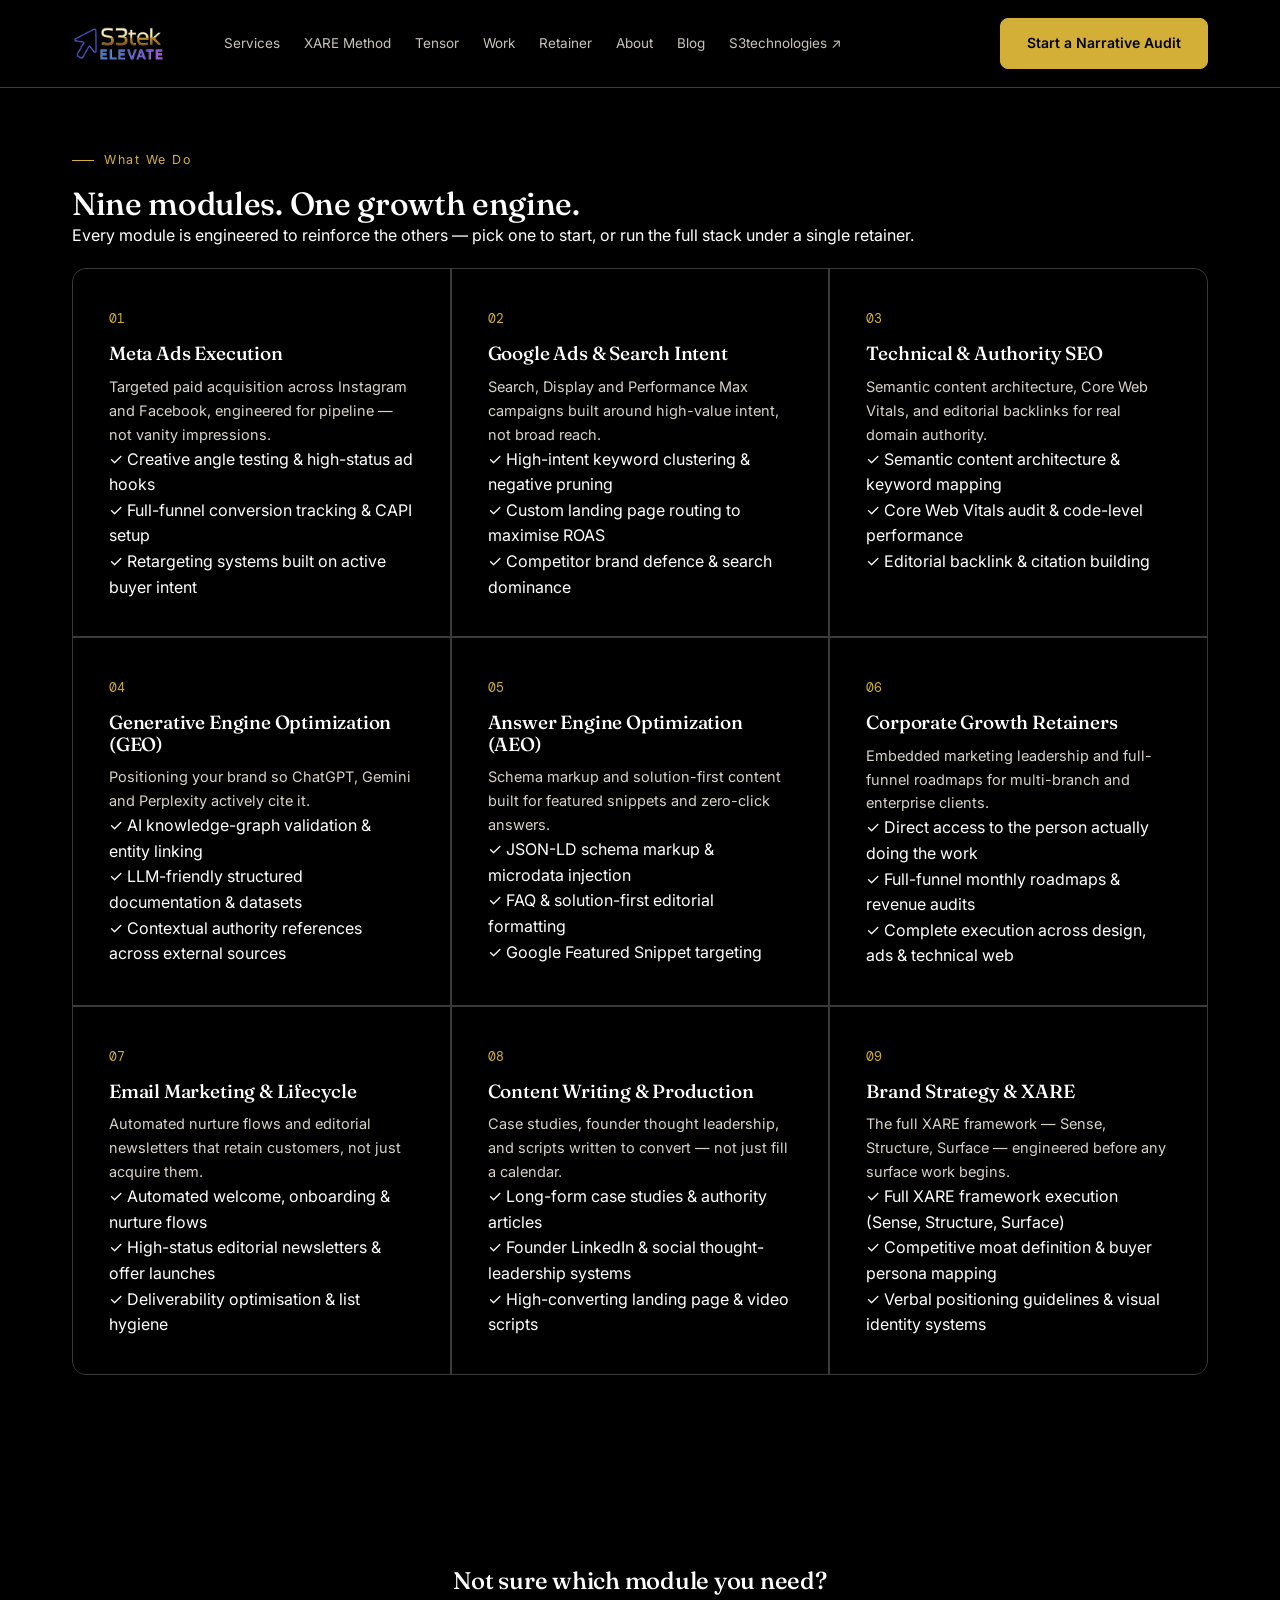
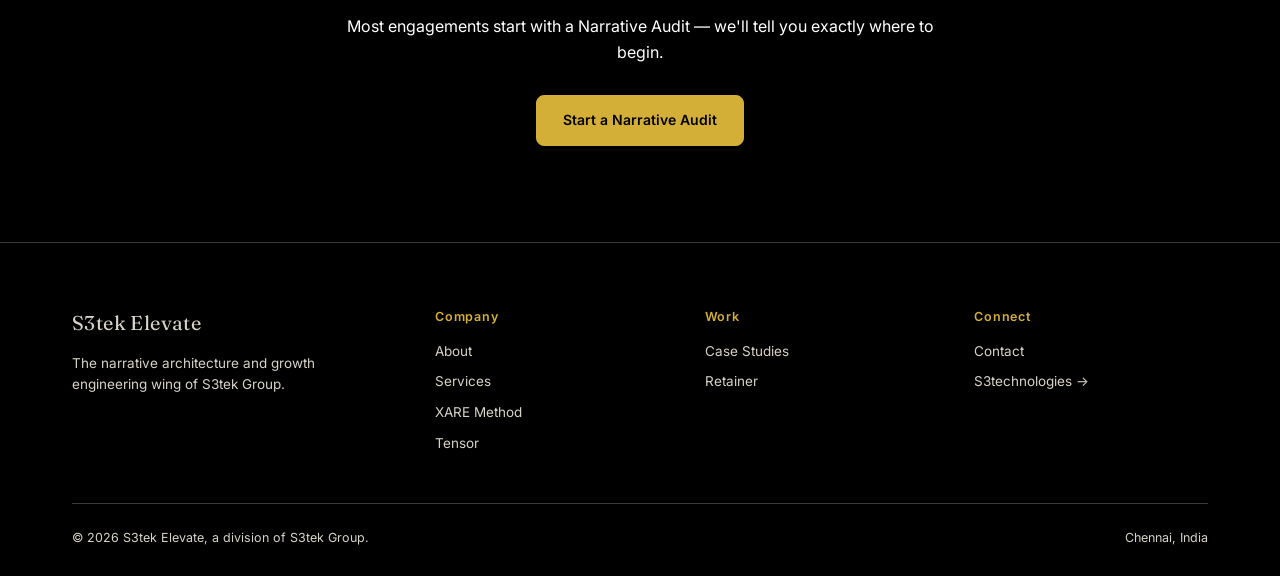
<file: services.html>
<!DOCTYPE html>
<html lang="en">
<head>
<meta charset="UTF-8">
<meta name="viewport" content="width=device-width, initial-scale=1.0">
<title>Services — S3tek Elevate</title>
<meta name="description" content="Nine growth modules from S3tek Elevate: Meta Ads, Google Ads, SEO, GEO, AEO, Corporate Plans, Email Marketing, Content Production, and Brand Strategy under the XARE framework.">
<link rel="canonical" href="https://elevate.s3tekcorp.in/services.html">
<link rel="stylesheet" href="css/style.css">
<style>
:root{--bg:#000;--bg-2:#000;--ink:#000;--text:#fff;--text-mute:#d8d3c8;--gold:#D4AF37;--coral:#D4AF37;--line:#3a3a3a;--accent:#D4AF37;}
body{background:#000!important;color:#fff!important;}
a{color:#D4AF37;}
.eyebrow,.tag,.num,em{color:#D4AF37!important;}
.cell,.case-card,.testi-card,.retainer-card,.xare-item,footer,nav{background:#000!important;border-color:#3a3a3a!important;}
.btn-primary,.btn-gold{background:#D4AF37!important;color:#000!important;border-color:#D4AF37!important;}
.btn-ghost{background:transparent!important;color:#D4AF37!important;border-color:#D4AF37!important;}
.orb{opacity:.15!important;}
</style>
<link rel="icon" type="image/jpeg" href="images/favicon.jpeg">
<script type="application/ld+json">
{
  "@context": "https://schema.org",
  "@type": "Service",
  "serviceType": "Brand narrative, SEO/AEO/GEO and growth engineering",
  "provider": { "@type": "ProfessionalService", "name": "S3tek Elevate", "address": { "@type": "PostalAddress", "addressLocality": "Chennai", "addressRegion": "Tamil Nadu", "addressCountry": "IN" } },
  "areaServed": "IN",
  "hasOfferCatalog": {
    "@type": "OfferCatalog",
    "name": "S3tek Elevate Growth Modules",
    "itemListElement": [
      {"@type":"Offer","itemOffered":{"@type":"Service","name":"Meta Ads Execution"}},
      {"@type":"Offer","itemOffered":{"@type":"Service","name":"Google Ads & Search Intent"}},
      {"@type":"Offer","itemOffered":{"@type":"Service","name":"Technical & Authority SEO"}},
      {"@type":"Offer","itemOffered":{"@type":"Service","name":"Generative Engine Optimization (GEO)"}},
      {"@type":"Offer","itemOffered":{"@type":"Service","name":"Answer Engine Optimization (AEO)"}},
      {"@type":"Offer","itemOffered":{"@type":"Service","name":"Corporate Growth Retainers"}},
      {"@type":"Offer","itemOffered":{"@type":"Service","name":"Email Marketing & Lifecycle"}},
      {"@type":"Offer","itemOffered":{"@type":"Service","name":"Content Writing & Production"}},
      {"@type":"Offer","itemOffered":{"@type":"Service","name":"Brand Strategy & XARE"}}
    ]
  }
}
</script>
</head>
<body>
<div class="cursor-dot"></div><div class="cursor-ring"></div>

<nav class="nav on-dark">
  <div class="wrap">
    <a href="index.html" class="brand"><img src="images/logo.png" alt="S3tek Elevate"><span>S3TEK <em>ELEVATE</em></span></a>
    <div class="nav-links">
      <a href="services.html">Services</a>
      <a href="xare.html">XARE Method</a>
      <a href="tensor.html">Tensor</a>
      <a href="work.html">Work</a>
      <a href="pricing.html">Retainer</a>
      <a href="about.html">About</a>
      <a href="blog.html">Blog</a>
      <a href="https://s3tek.in" target="_blank" rel="noopener">S3technologies ↗</a>
    </div>
    <div class="nav-right"><a href="contact.html" class="btn btn-primary">Start a Narrative Audit</a></div>
    <div class="hamburger"><span></span><span></span><span></span></div>
  </div>
</nav>

<header class="page-hero-dark">
  <div class="orb orb-1"></div><div class="orb orb-2"></div>
  <div class="wrap">
    <p class="eyebrow reveal">What We Do</p>
    <h1 class="reveal">Nine modules. One growth engine.</h1>
    <p class="lead reveal">Every module is engineered to reinforce the others — pick one to start, or run the full stack under a single retainer.</p>
  </div>
</header>

<section style="padding-top:20px">
  <div class="wrap">
    <div class="grid-3">
      <div class="cell reveal"><span class="num">01</span><h3>Meta Ads Execution</h3><p>Targeted paid acquisition across Instagram and Facebook, engineered for pipeline — not vanity impressions.</p><ul class="svc-list"><li>✓ Creative angle testing &amp; high-status ad hooks</li><li>✓ Full-funnel conversion tracking &amp; CAPI setup</li><li>✓ Retargeting systems built on active buyer intent</li></ul></div>
      <div class="cell reveal"><span class="num">02</span><h3>Google Ads &amp; Search Intent</h3><p>Search, Display and Performance Max campaigns built around high-value intent, not broad reach.</p><ul class="svc-list"><li>✓ High-intent keyword clustering &amp; negative pruning</li><li>✓ Custom landing page routing to maximise ROAS</li><li>✓ Competitor brand defence &amp; search dominance</li></ul></div>
      <div class="cell reveal"><span class="num">03</span><h3>Technical &amp; Authority SEO</h3><p>Semantic content architecture, Core Web Vitals, and editorial backlinks for real domain authority.</p><ul class="svc-list"><li>✓ Semantic content architecture &amp; keyword mapping</li><li>✓ Core Web Vitals audit &amp; code-level performance</li><li>✓ Editorial backlink &amp; citation building</li></ul></div>
      <div class="cell reveal"><span class="num">04</span><h3>Generative Engine Optimization (GEO)</h3><p>Positioning your brand so ChatGPT, Gemini and Perplexity actively cite it.</p><ul class="svc-list"><li>✓ AI knowledge-graph validation &amp; entity linking</li><li>✓ LLM-friendly structured documentation &amp; datasets</li><li>✓ Contextual authority references across external sources</li></ul></div>
      <div class="cell reveal"><span class="num">05</span><h3>Answer Engine Optimization (AEO)</h3><p>Schema markup and solution-first content built for featured snippets and zero-click answers.</p><ul class="svc-list"><li>✓ JSON-LD schema markup &amp; microdata injection</li><li>✓ FAQ &amp; solution-first editorial formatting</li><li>✓ Google Featured Snippet targeting</li></ul></div>
      <div class="cell reveal"><span class="num">06</span><h3>Corporate Growth Retainers</h3><p>Embedded marketing leadership and full-funnel roadmaps for multi-branch and enterprise clients.</p><ul class="svc-list"><li>✓ Direct access to the person actually doing the work</li><li>✓ Full-funnel monthly roadmaps &amp; revenue audits</li><li>✓ Complete execution across design, ads &amp; technical web</li></ul></div>
      <div class="cell reveal"><span class="num">07</span><h3>Email Marketing &amp; Lifecycle</h3><p>Automated nurture flows and editorial newsletters that retain customers, not just acquire them.</p><ul class="svc-list"><li>✓ Automated welcome, onboarding &amp; nurture flows</li><li>✓ High-status editorial newsletters &amp; offer launches</li><li>✓ Deliverability optimisation &amp; list hygiene</li></ul></div>
      <div class="cell reveal"><span class="num">08</span><h3>Content Writing &amp; Production</h3><p>Case studies, founder thought leadership, and scripts written to convert — not just fill a calendar.</p><ul class="svc-list"><li>✓ Long-form case studies &amp; authority articles</li><li>✓ Founder LinkedIn &amp; social thought-leadership systems</li><li>✓ High-converting landing page &amp; video scripts</li></ul></div>
      <div class="cell reveal"><span class="num">09</span><h3>Brand Strategy &amp; XARE</h3><p>The full XARE framework — Sense, Structure, Surface — engineered before any surface work begins.</p><ul class="svc-list"><li>✓ Full XARE framework execution (Sense, Structure, Surface)</li><li>✓ Competitive moat definition &amp; buyer persona mapping</li><li>✓ Verbal positioning guidelines &amp; visual identity systems</li></ul></div>
    </div>
  </div>
</section>

<section style="background:var(--bg-2);text-align:center">
  <div class="wrap" style="max-width:680px">
    <h2 style="margin-bottom:20px">Not sure which module you need?</h2>
    <p style="margin-bottom:30px">Most engagements start with a Narrative Audit — we'll tell you exactly where to begin.</p>
    <a href="contact.html" class="btn btn-primary">Start a Narrative Audit</a>
  </div>
</section>

<footer>
  <div class="wrap">
    <div class="foot-grid">
      <div><a href="index.html" class="brand" style="font-size:20px; margin-bottom:14px; display:block">S3tek Elevate</a><p>The narrative architecture and growth engineering wing of S3tek Group.</p></div>
      <div><h4>Company</h4><a href="about.html">About</a><a href="services.html">Services</a><a href="xare.html">XARE Method</a><a href="tensor.html">Tensor</a></div>
      <div><h4>Work</h4><a href="work.html">Case Studies</a><a href="pricing.html">Retainer</a></div>
      <div><h4>Connect</h4><a href="contact.html">Contact</a><a href="https://s3tek.in">S3technologies →</a></div>
    </div>
    <div class="foot-bottom"><span>© 2026 S3tek Elevate, a division of S3tek Group.</span><span>Chennai, India</span></div>
  </div>
</footer>

<script src="js/main.js"></script>
</body>
</html>
</file>
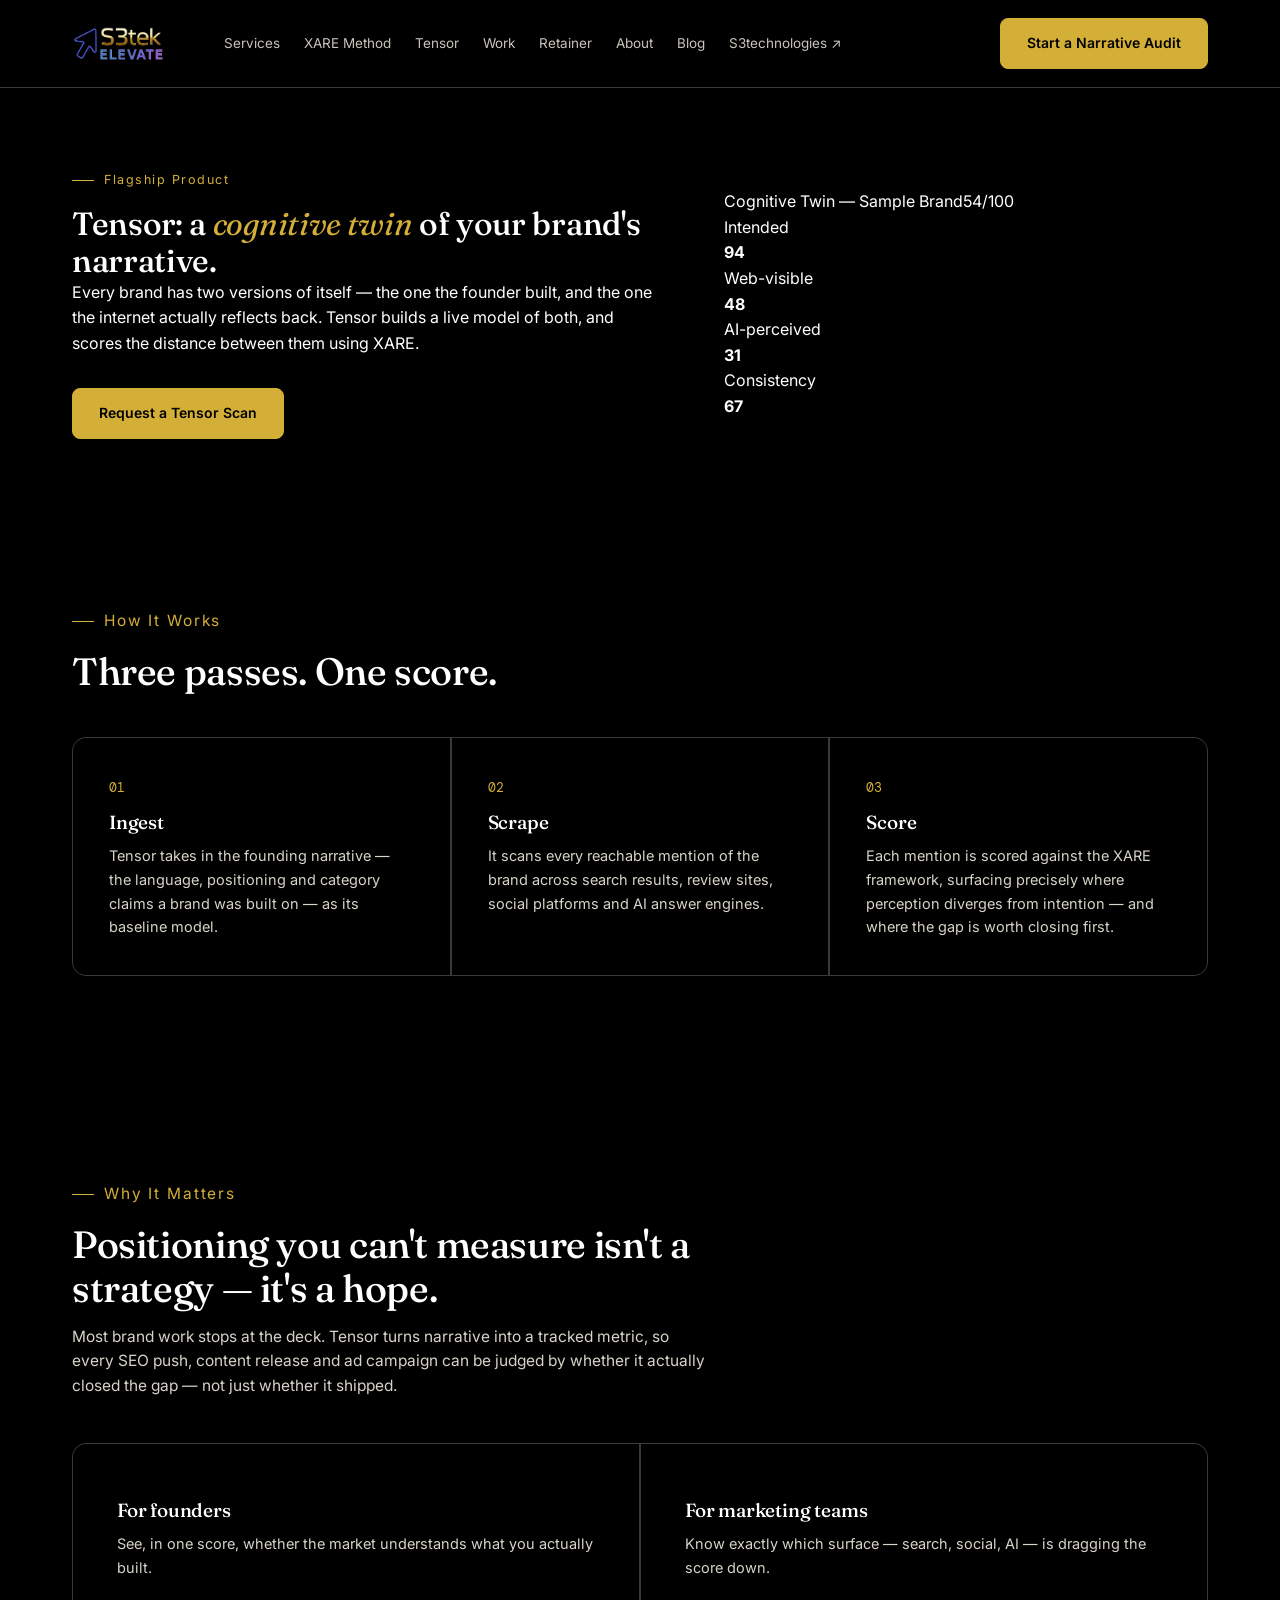
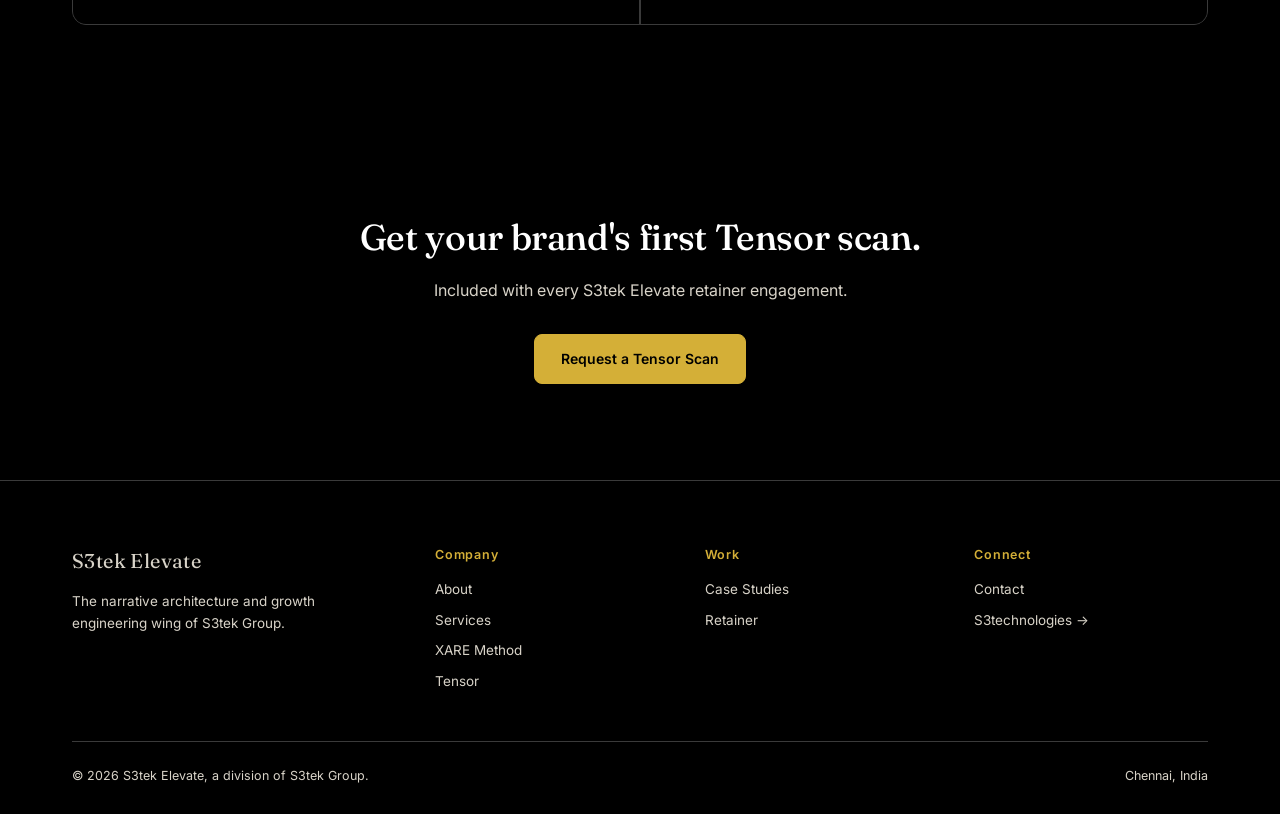
<file: tensor.html>
<!DOCTYPE html>
<html lang="en">
<head>
<meta charset="UTF-8">
<meta name="viewport" content="width=device-width, initial-scale=1.0">
<title>Tensor — AI Cognitive Twin Engine | S3tek Elevate</title>
<meta name="description" content="Tensor is S3tek Elevate's AI Cognitive Twin Engine — it maps a brand's founding narrative, scans every mention of it online and across AI systems, and scores the gap using the XARE framework.">
<link rel="canonical" href="https://elevate.s3tekcorp.in/tensor.html">
<link rel="stylesheet" href="css/style.css">
<style>
:root{--bg:#000;--bg-2:#000;--ink:#000;--text:#fff;--text-mute:#d8d3c8;--gold:#D4AF37;--coral:#D4AF37;--line:#3a3a3a;--accent:#D4AF37;}
body{background:#000!important;color:#fff!important;}
a{color:#D4AF37;}
.eyebrow,.tag,.num,em{color:#D4AF37!important;}
.cell,.case-card,.testi-card,.retainer-card,.xare-item,footer,nav{background:#000!important;border-color:#3a3a3a!important;}
.btn-primary,.btn-gold{background:#D4AF37!important;color:#000!important;border-color:#D4AF37!important;}
.btn-ghost{background:transparent!important;color:#D4AF37!important;border-color:#D4AF37!important;}
.orb{opacity:.15!important;}
</style>
<link rel="icon" type="image/jpeg" href="images/favicon.jpeg">
<script type="application/ld+json">
{
  "@context": "https://schema.org",
  "@type": "SoftwareApplication",
  "name": "Tensor",
  "alternateName": "Tensor AI Cognitive Twin Engine",
  "applicationCategory": "BusinessApplication",
  "url": "https://elevate.s3tekcorp.in/tensor.html",
  "description": "Tensor models a brand's intended narrative, scans its footprint across search and AI answer engines, and scores the gap between intention and live perception across Sense, Structure and Surface.",
  "creator": { "@type": "ProfessionalService", "name": "S3tek Elevate" },
  "offers": { "@type": "Offer", "description": "Included with every S3tek Elevate retainer engagement; also available as a standalone Tensor Scan." }
}
</script>
</head>
<body>
<div class="cursor-dot"></div><div class="cursor-ring"></div>

<nav class="nav on-dark">
  <div class="wrap">
    <a href="index.html" class="brand"><img src="images/logo.png" alt="S3tek Elevate"><span>S3TEK <em>ELEVATE</em></span></a>
    <div class="nav-links">
      <a href="services.html">Services</a>
      <a href="xare.html">XARE Method</a>
      <a href="tensor.html">Tensor</a>
      <a href="work.html">Work</a>
      <a href="pricing.html">Retainer</a>
      <a href="about.html">About</a>
      <a href="blog.html">Blog</a>
      <a href="https://s3tek.in" target="_blank" rel="noopener">S3technologies ↗</a>
    </div>
    <div class="nav-right">
      <a href="contact.html" class="btn btn-primary">Start a Narrative Audit</a>
    </div>
    <div class="hamburger"><span></span><span></span><span></span></div>
  </div>
</nav>

<header class="hero-dark" style="padding-bottom:60px">
  <div class="orb orb-1"></div><div class="orb orb-2"></div>
  <div class="wrap hero-grid stagger" style="padding-top:20px">
    <div>
      <p class="eyebrow reveal">Flagship Product</p>
      <h1 class="reveal">Tensor: a <em>cognitive twin</em> of your brand's narrative.</h1>
      <p class="lead reveal">Every brand has two versions of itself — the one the founder built, and the one the internet actually reflects back. Tensor builds a live model of both, and scores the distance between them using XARE.</p>
      <div class="hero-cta reveal">
        <a href="contact.html" class="btn btn-primary">Request a Tensor Scan</a>
      </div>
    </div>
    <div class="reveal">
      <div class="radar-card">
        <div class="rc-head"><span>Cognitive Twin — Sample Brand</span><span class="score">54<small style="font-size:16px">/100</small></span></div>
        <div class="radar-rows">
          <div class="radar-row"><span>Intended</span><div class="radar-track"><div class="radar-fill" data-value="94"></div></div><b>94</b></div>
          <div class="radar-row"><span>Web-visible</span><div class="radar-track"><div class="radar-fill" data-value="48"></div></div><b>48</b></div>
          <div class="radar-row"><span>AI-perceived</span><div class="radar-track"><div class="radar-fill" data-value="31"></div></div><b>31</b></div>
          <div class="radar-row"><span>Consistency</span><div class="radar-track"><div class="radar-fill" data-value="67"></div></div><b>67</b></div>
        </div>
      </div>
    </div>
  </div>
</header>

<section>
  <div class="wrap">
    <div class="section-head">
      <p class="eyebrow">How It Works</p>
      <h2>Three passes. One score.</h2>
    </div>
    <div class="grid-3">
      <div class="cell reveal"><span class="num">01</span><h3>Ingest</h3><p>Tensor takes in the founding narrative — the language, positioning and category claims a brand was built on — as its baseline model.</p></div>
      <div class="cell reveal"><span class="num">02</span><h3>Scrape</h3><p>It scans every reachable mention of the brand across search results, review sites, social platforms and AI answer engines.</p></div>
      <div class="cell reveal"><span class="num">03</span><h3>Score</h3><p>Each mention is scored against the XARE framework, surfacing precisely where perception diverges from intention — and where the gap is worth closing first.</p></div>
    </div>
  </div>
</section>

<section style="background:var(--bg-2)">
  <div class="wrap">
    <div class="section-head">
      <p class="eyebrow">Why It Matters</p>
      <h2>Positioning you can't measure isn't a strategy — it's a hope.</h2>
      <p>Most brand work stops at the deck. Tensor turns narrative into a tracked metric, so every SEO push, content release and ad campaign can be judged by whether it actually closed the gap — not just whether it shipped.</p>
    </div>
    <div class="grid-2">
      <div class="cell reveal" style="padding:44px"><h3 style="font-size:19px; margin-bottom:10px">For founders</h3><p style="color:var(--text-mute); font-size:14.5px">See, in one score, whether the market understands what you actually built.</p></div>
      <div class="cell reveal" style="padding:44px"><h3 style="font-size:19px; margin-bottom:10px">For marketing teams</h3><p style="color:var(--text-mute); font-size:14.5px">Know exactly which surface — search, social, AI — is dragging the score down.</p></div>
    </div>
  </div>
</section>

<section style="text-align:center; max-width:680px; margin:0 auto">
  <h2 style="font-size:clamp(26px,3.2vw,36px); margin-bottom:20px">Get your brand's first Tensor scan.</h2>
  <p style="color:var(--text-mute); margin-bottom:30px">Included with every S3tek Elevate retainer engagement.</p>
  <a href="contact.html" class="btn btn-primary">Request a Tensor Scan</a>
</section>

<footer>
  <div class="wrap">
    <div class="foot-grid">
      <div><a href="index.html" class="brand" style="font-size:20px; margin-bottom:14px; display:block">S3tek Elevate</a><p>The narrative architecture and growth engineering wing of S3tek Group.</p></div>
      <div><h4>Company</h4><a href="about.html">About</a><a href="services.html">Services</a><a href="xare.html">XARE Method</a><a href="tensor.html">Tensor</a></div>
      <div><h4>Work</h4><a href="work.html">Case Studies</a><a href="pricing.html">Retainer</a></div>
      <div><h4>Connect</h4><a href="contact.html">Contact</a><a href="https://s3tek.in">S3technologies →</a></div>
    </div>
    <div class="foot-bottom"><span>© 2026 S3tek Elevate, a division of S3tek Group.</span><span>Chennai, India</span></div>
  </div>
</footer>

<script src="js/main.js"></script>
</body>
</html>
</file>
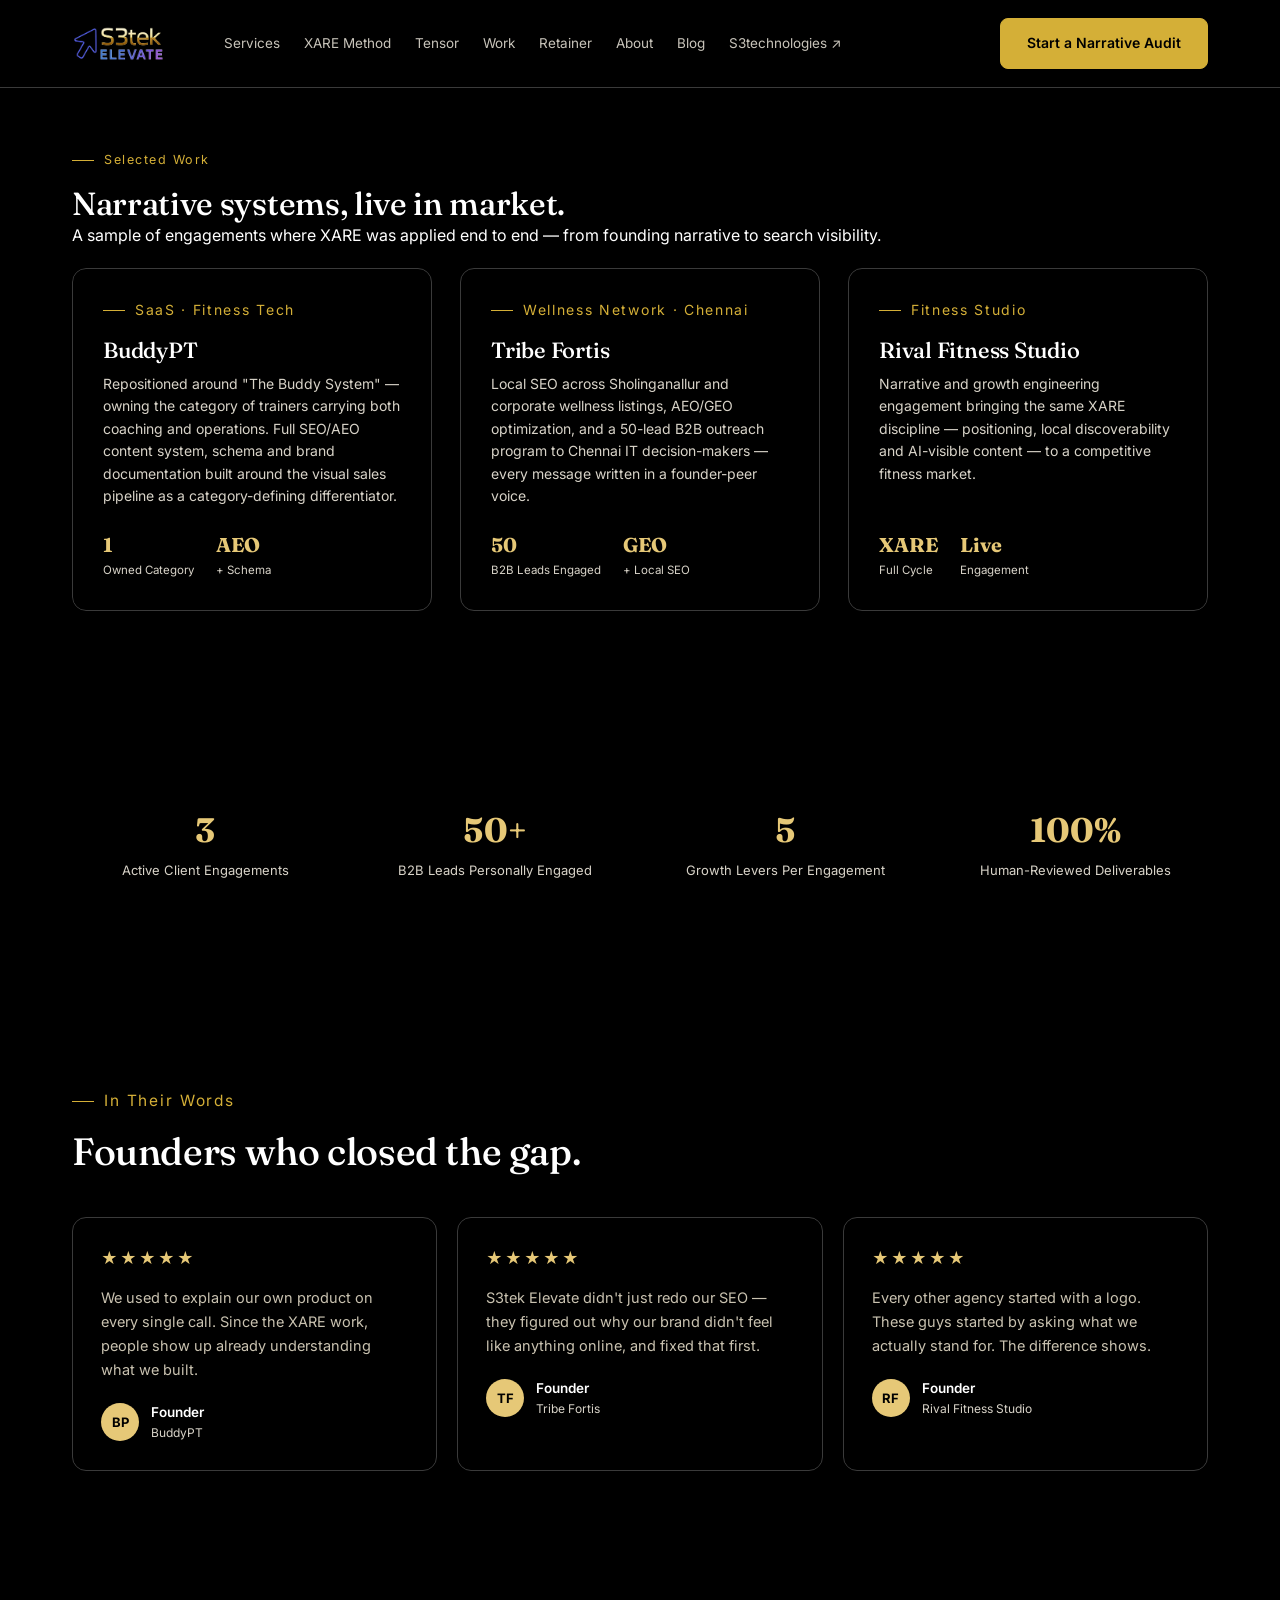
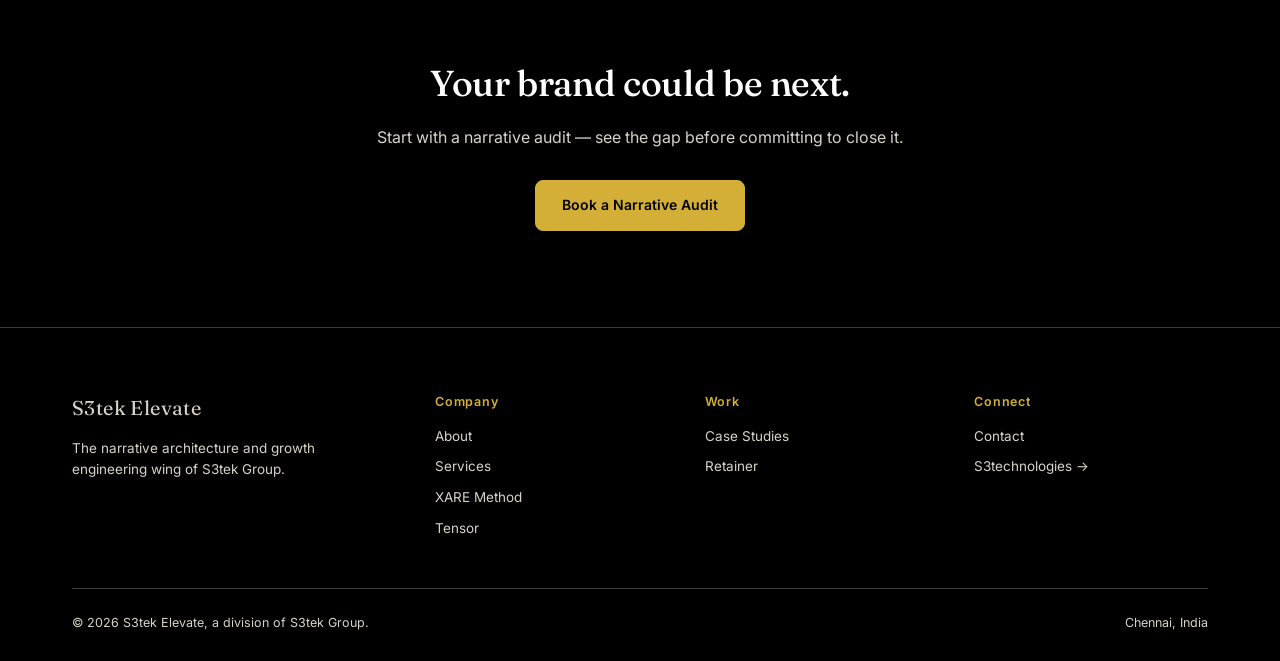
<file: work.html>
<!DOCTYPE html>
<html lang="en">
<head>
<meta charset="UTF-8">
<meta name="viewport" content="width=device-width, initial-scale=1.0">
<title>Work — S3tek Elevate</title>
<meta name="description" content="Case studies from S3tek Elevate: narrative and growth engineering work for Tribe Fortis, BuddyPT and Rival Fitness Studio.">
<link rel="canonical" href="https://elevate.s3tekcorp.in/work.html">
<link rel="stylesheet" href="css/style.css">
<style>
:root{--bg:#000;--bg-2:#000;--ink:#000;--text:#fff;--text-mute:#d8d3c8;--gold:#D4AF37;--coral:#D4AF37;--line:#3a3a3a;--accent:#D4AF37;}
body{background:#000!important;color:#fff!important;}
a{color:#D4AF37;}
.eyebrow,.tag,.num,em{color:#D4AF37!important;}
.cell,.case-card,.testi-card,.retainer-card,.xare-item,footer,nav{background:#000!important;border-color:#3a3a3a!important;}
.btn-primary,.btn-gold{background:#D4AF37!important;color:#000!important;border-color:#D4AF37!important;}
.btn-ghost{background:transparent!important;color:#D4AF37!important;border-color:#D4AF37!important;}
.orb{opacity:.15!important;}
</style>
<link rel="icon" type="image/jpeg" href="images/favicon.jpeg">
<script type="application/ld+json">
{
  "@context": "https://schema.org",
  "@type": "CollectionPage",
  "url": "https://elevate.s3tekcorp.in/work.html",
  "name": "S3tek Elevate — Case Studies",
  "about": [
    {"@type":"Review","itemReviewed":{"@type":"Organization","name":"BuddyPT"},"reviewBody":"Repositioned around The Buddy System with a full SEO/AEO content system and schema."},
    {"@type":"Review","itemReviewed":{"@type":"Organization","name":"Tribe Fortis"},"reviewBody":"Local SEO, AEO/GEO optimization and a 50-lead B2B outreach program for a Chennai wellness network."},
    {"@type":"Review","itemReviewed":{"@type":"Organization","name":"Rival Fitness Studio"},"reviewBody":"Full XARE cycle bringing positioning, local discoverability and AI-visible content to a fitness studio."}
  ]
}
</script>
</head>
<body>
<div class="cursor-dot"></div><div class="cursor-ring"></div>

<nav class="nav on-dark">
  <div class="wrap">
    <a href="index.html" class="brand"><img src="images/logo.png" alt="S3tek Elevate"><span>S3TEK <em>ELEVATE</em></span></a>
    <div class="nav-links">
      <a href="services.html">Services</a>
      <a href="xare.html">XARE Method</a>
      <a href="tensor.html">Tensor</a>
      <a href="work.html">Work</a>
      <a href="pricing.html">Retainer</a>
      <a href="about.html">About</a>
      <a href="blog.html">Blog</a>
      <a href="https://s3tek.in" target="_blank" rel="noopener">S3technologies ↗</a>
    </div>
    <div class="nav-right">
      <a href="contact.html" class="btn btn-primary">Start a Narrative Audit</a>
    </div>
    <div class="hamburger"><span></span><span></span><span></span></div>
  </div>
</nav>

<header class="page-hero-dark">
  <div class="orb" style="width:420px;height:420px;background:radial-gradient(circle,var(--gold) 0%,transparent 70%);top:-140px;left:-100px"></div>
  <div class="orb" style="width:380px;height:380px;background:radial-gradient(circle,var(--coral) 0%,transparent 70%);bottom:-160px;right:-60px"></div>
  <div class="wrap">
    <p class="eyebrow reveal">Selected Work</p>
    <h1 class="reveal">Narrative systems, live in market.</h1>
    <p class="reveal">A sample of engagements where XARE was applied end to end — from founding narrative to search visibility.</p>
  </div>
</header>

<section style="padding-top:20px">
  <div class="wrap">
    <div class="grid-3" style="gap:28px; background:transparent; border:none">

      <div class="case-card reveal">
        <div class="case-top">
          <p class="eyebrow">SaaS · Fitness Tech</p>
          <h3>BuddyPT</h3>
          <p>Repositioned around "The Buddy System" — owning the category of trainers carrying both coaching and operations. Full SEO/AEO content system, schema and brand documentation built around the visual sales pipeline as a category-defining differentiator.</p>
        </div>
        <div class="case-stats">
          <div class="case-stat"><b>1</b><span>Owned Category</span></div>
          <div class="case-stat"><b>AEO</b><span>+ Schema</span></div>
        </div>
      </div>

      <div class="case-card reveal">
        <div class="case-top">
          <p class="eyebrow">Wellness Network · Chennai</p>
          <h3>Tribe Fortis</h3>
          <p>Local SEO across Sholinganallur and corporate wellness listings, AEO/GEO optimization, and a 50-lead B2B outreach program to Chennai IT decision-makers — every message written in a founder-peer voice.</p>
        </div>
        <div class="case-stats">
          <div class="case-stat"><b>50</b><span>B2B Leads Engaged</span></div>
          <div class="case-stat"><b>GEO</b><span>+ Local SEO</span></div>
        </div>
      </div>

      <div class="case-card reveal">
        <div class="case-top">
          <p class="eyebrow">Fitness Studio</p>
          <h3>Rival Fitness Studio</h3>
          <p>Narrative and growth engineering engagement bringing the same XARE discipline — positioning, local discoverability and AI-visible content — to a competitive fitness market.</p>
        </div>
        <div class="case-stats">
          <div class="case-stat"><b>XARE</b><span>Full Cycle</span></div>
          <div class="case-stat"><b>Live</b><span>Engagement</span></div>
        </div>
      </div>

    </div>
  </div>
</section>

<section>
  <div class="wrap">
    <div class="stat-wall reveal">
      <div class="sw-cell"><b>3</b><span>Active Client Engagements</span></div>
      <div class="sw-cell"><b>50+</b><span>B2B Leads Personally Engaged</span></div>
      <div class="sw-cell"><b>5</b><span>Growth Levers Per Engagement</span></div>
      <div class="sw-cell"><b>100%</b><span>Human-Reviewed Deliverables</span></div>
    </div>
  </div>
</section>

<section>
  <div class="wrap">
    <div class="section-head">
      <p class="eyebrow">In Their Words</p>
      <h2>Founders who closed the gap.</h2>
    </div>
    <div class="testi-grid">
      <div class="testi-card reveal">
        <div class="testi-stars">★★★★★</div>
        <p class="quote">We used to explain our own product on every single call. Since the XARE work, people show up already understanding what we built.</p>
        <div class="testi-who"><div class="testi-avatar">BP</div><div><div class="tw-name">Founder</div><div class="tw-role">BuddyPT</div></div></div>
      </div>
      <div class="testi-card reveal">
        <div class="testi-stars">★★★★★</div>
        <p class="quote">S3tek Elevate didn't just redo our SEO — they figured out why our brand didn't feel like anything online, and fixed that first.</p>
        <div class="testi-who"><div class="testi-avatar">TF</div><div><div class="tw-name">Founder</div><div class="tw-role">Tribe Fortis</div></div></div>
      </div>
      <div class="testi-card reveal">
        <div class="testi-stars">★★★★★</div>
        <p class="quote">Every other agency started with a logo. These guys started by asking what we actually stand for. The difference shows.</p>
        <div class="testi-who"><div class="testi-avatar">RF</div><div><div class="tw-name">Founder</div><div class="tw-role">Rival Fitness Studio</div></div></div>
      </div>
    </div>
  </div>
</section>

<section style="background:var(--bg-2); text-align:center">
  <div class="wrap" style="max-width:680px">
    <h2 style="font-size:clamp(26px,3.2vw,36px); margin-bottom:20px">Your brand could be next.</h2>
    <p style="color:var(--text-mute); margin-bottom:30px">Start with a narrative audit — see the gap before committing to close it.</p>
    <a href="contact.html" class="btn btn-primary">Book a Narrative Audit</a>
  </div>
</section>

<footer>
  <div class="wrap">
    <div class="foot-grid">
      <div><a href="index.html" class="brand" style="font-size:20px; margin-bottom:14px; display:block">S3tek Elevate</a><p>The narrative architecture and growth engineering wing of S3tek Group.</p></div>
      <div><h4>Company</h4><a href="about.html">About</a><a href="services.html">Services</a><a href="xare.html">XARE Method</a><a href="tensor.html">Tensor</a></div>
      <div><h4>Work</h4><a href="work.html">Case Studies</a><a href="pricing.html">Retainer</a></div>
      <div><h4>Connect</h4><a href="contact.html">Contact</a><a href="https://s3tek.in">S3technologies →</a></div>
    </div>
    <div class="foot-bottom"><span>© 2026 S3tek Elevate, a division of S3tek Group.</span><span>Chennai, India</span></div>
  </div>
</footer>

<script src="js/main.js"></script>
</body>
</html>
</file>
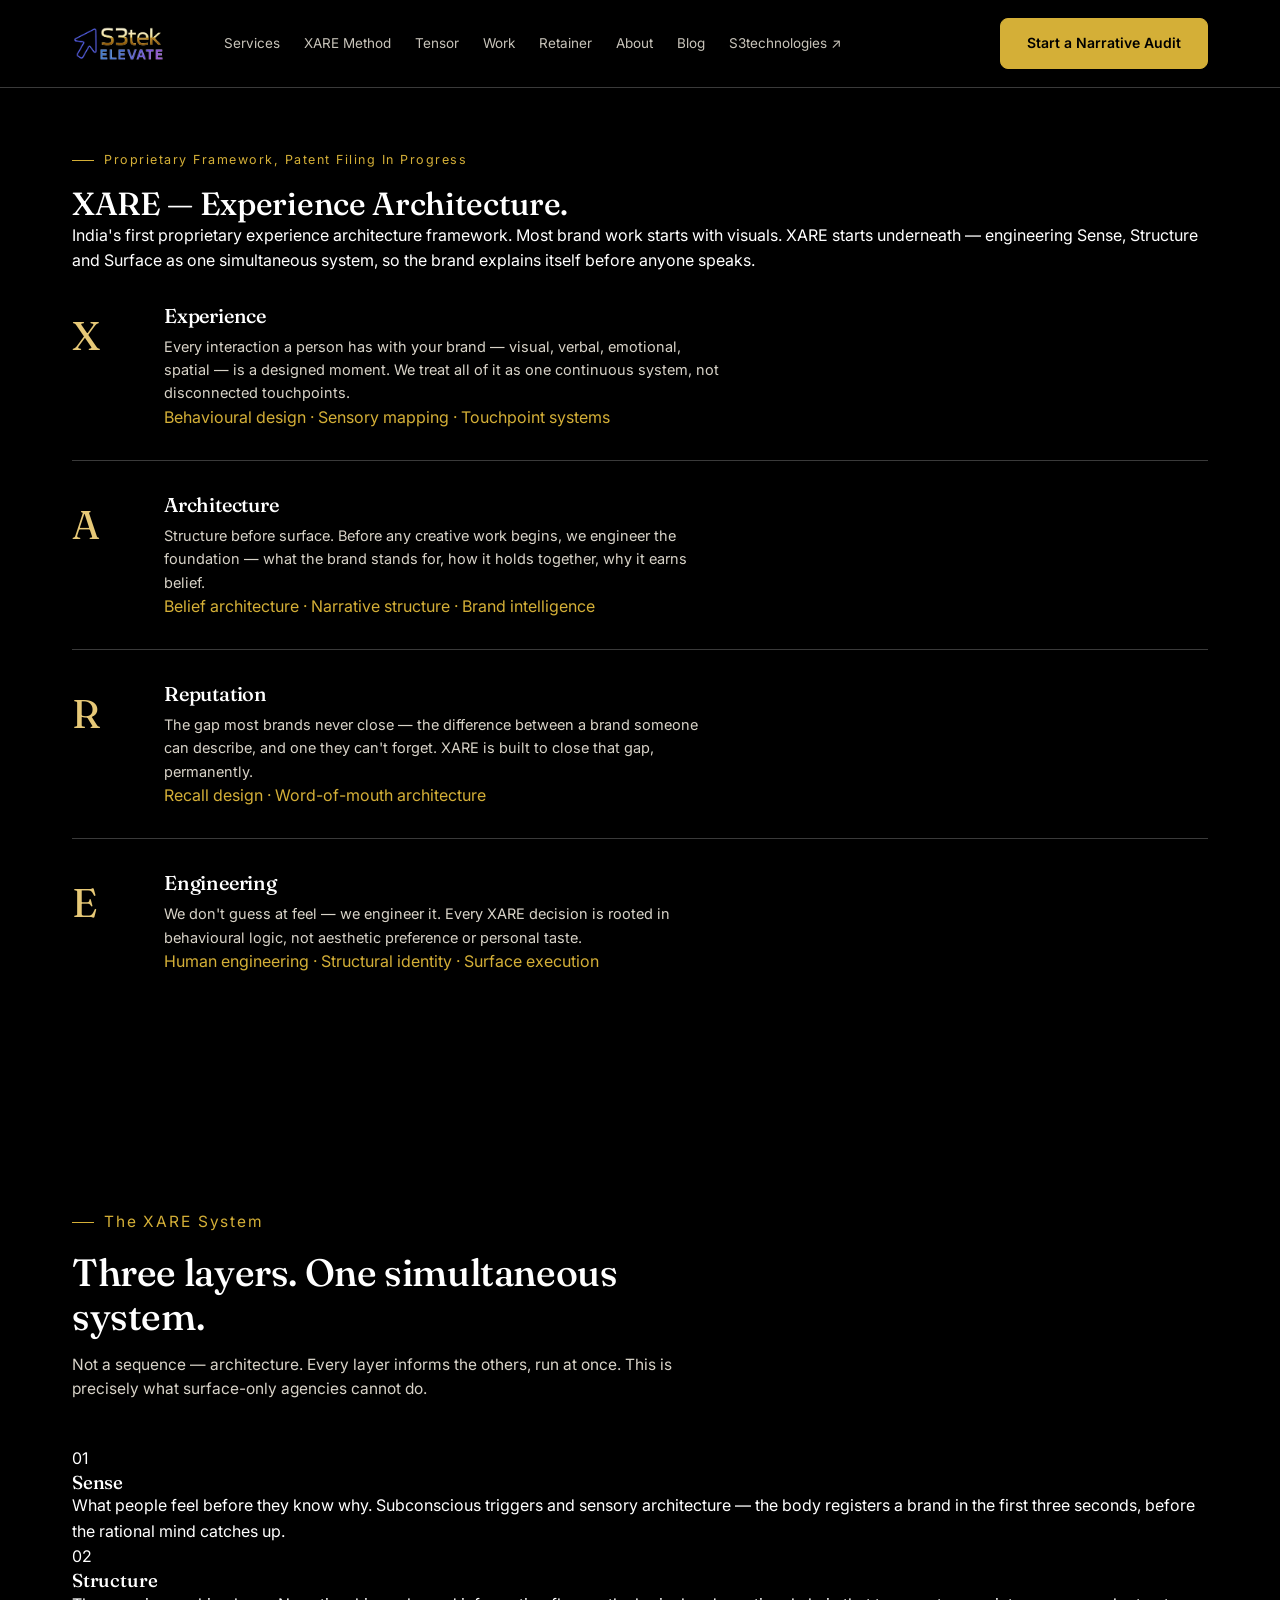
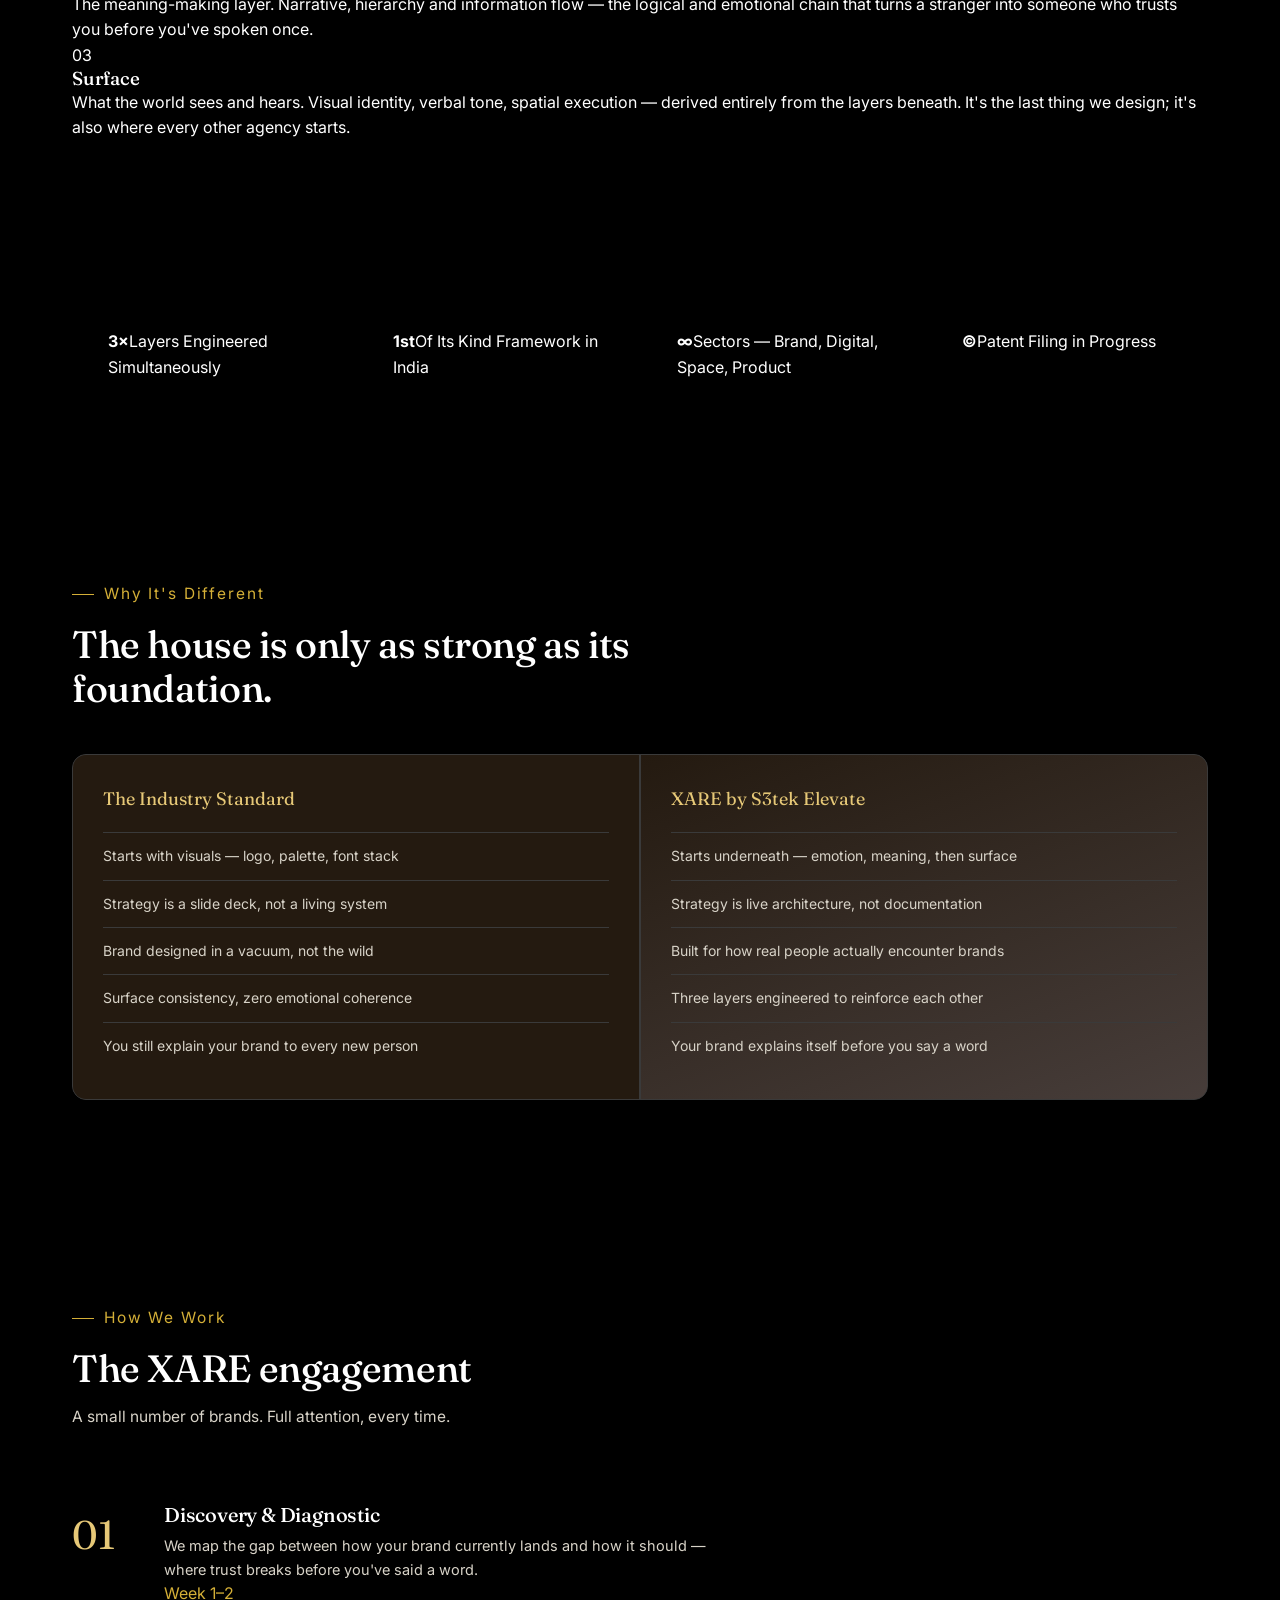
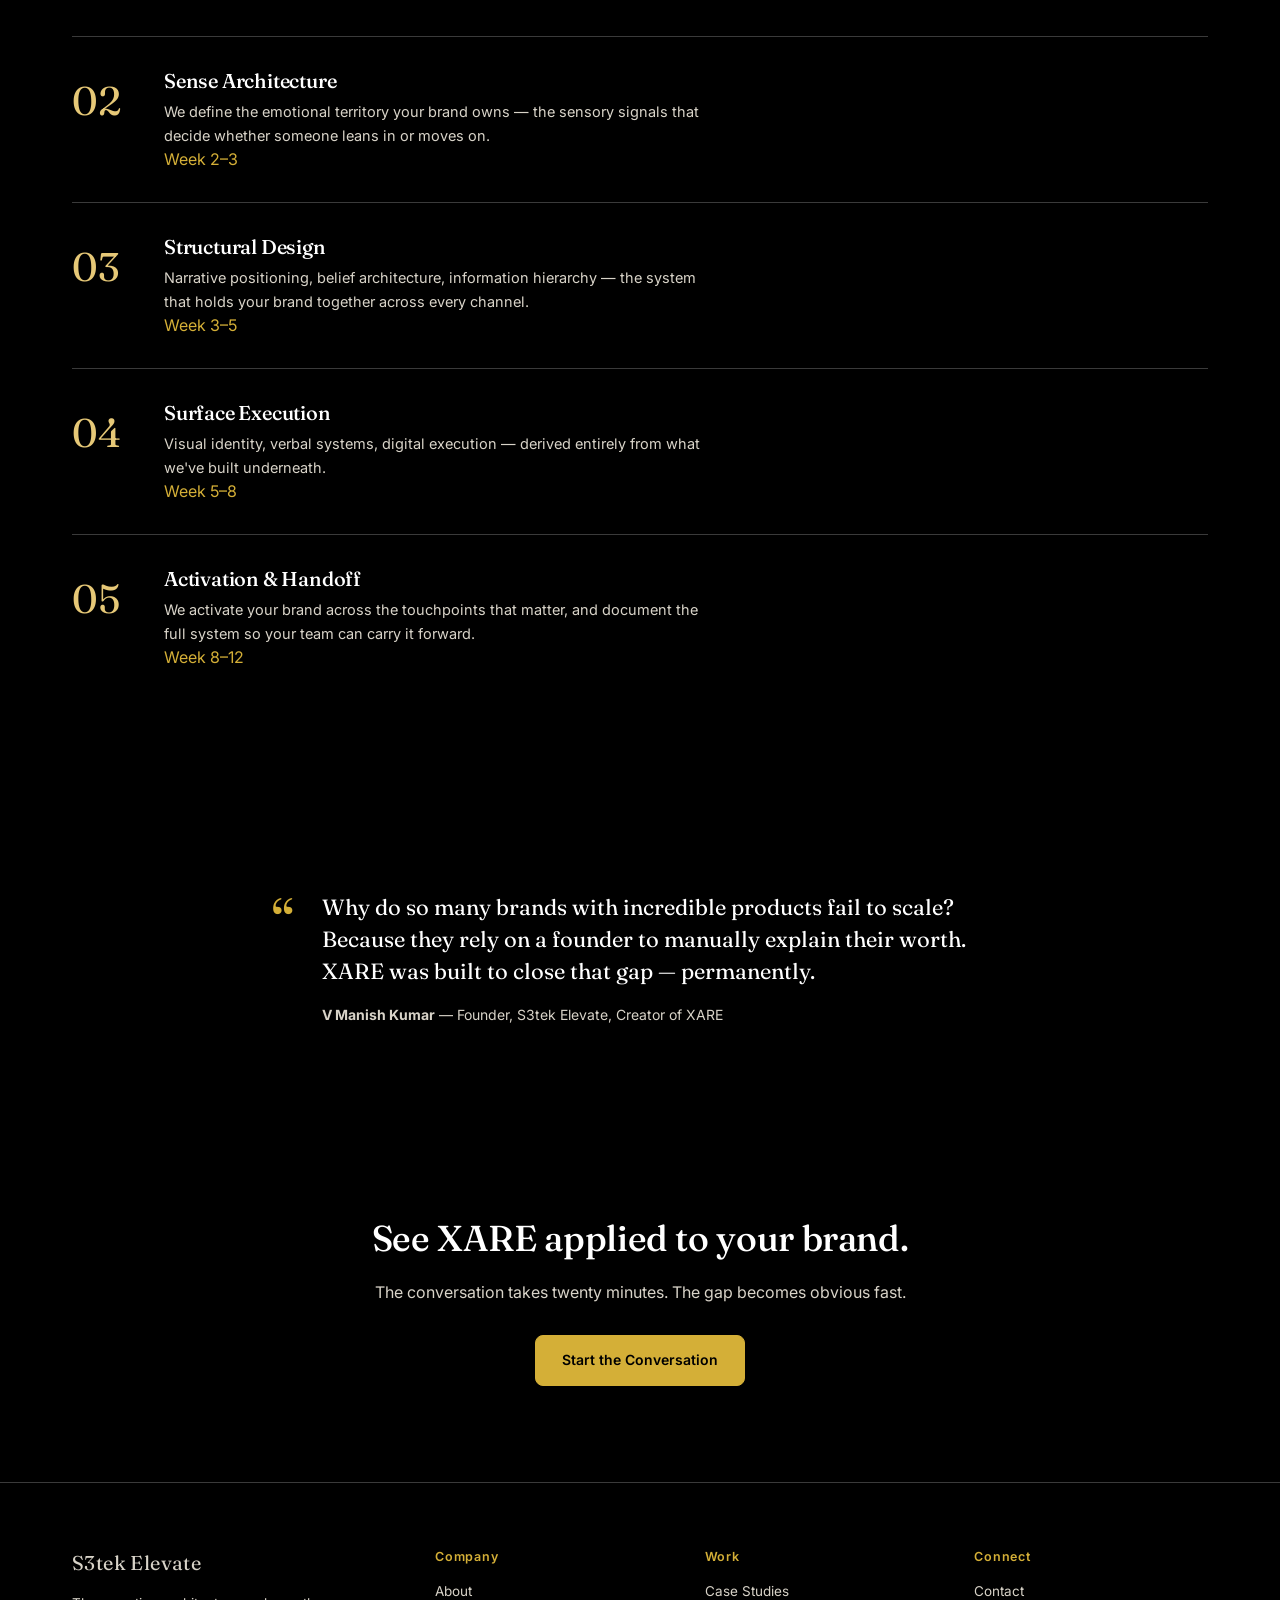
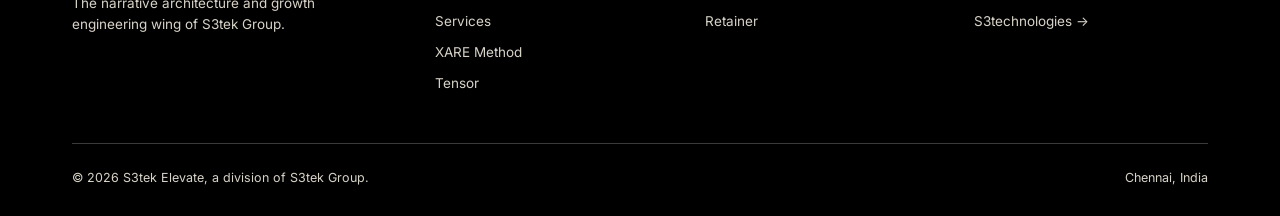
<file: xare.html>
<!DOCTYPE html>
<html lang="en">
<head>
<meta charset="UTF-8">
<meta name="viewport" content="width=device-width, initial-scale=1.0">
<title>The XARE Method — S3tek Elevate</title>
<meta name="description" content="XARE — Experience Architecture Reputation Engineering. S3tek Elevate's proprietary three-layer framework (Sense, Structure, Surface) for building and scoring brand narrative.">
<link rel="canonical" href="https://elevate.s3tekcorp.in/xare.html">
<link rel="stylesheet" href="css/style.css">
<style>
:root{--bg:#000;--bg-2:#000;--ink:#000;--text:#fff;--text-mute:#d8d3c8;--gold:#D4AF37;--coral:#D4AF37;--line:#3a3a3a;--accent:#D4AF37;}
body{background:#000!important;color:#fff!important;}
a{color:#D4AF37;}
.eyebrow,.tag,.num,em{color:#D4AF37!important;}
.cell,.case-card,.testi-card,.retainer-card,.xare-item,footer,nav{background:#000!important;border-color:#3a3a3a!important;}
.btn-primary,.btn-gold{background:#D4AF37!important;color:#000!important;border-color:#D4AF37!important;}
.btn-ghost{background:transparent!important;color:#D4AF37!important;border-color:#D4AF37!important;}
.orb{opacity:.15!important;}
</style>
<link rel="icon" type="image/jpeg" href="images/favicon.jpeg">
<script type="application/ld+json">
{
  "@context": "https://schema.org",
  "@type": "DefinedTerm",
  "name": "XARE Framework",
  "alternateName": "XARE Method",
  "url": "https://elevate.s3tekcorp.in/xare.html",
  "description": "Experience Architecture (XARE) is S3tek Elevate's proprietary three-layer brand engineering framework — Sense, Structure and Surface engineered as one simultaneous system, before any visual execution begins.",
  "inDefinedTermSet": "https://elevate.s3tekcorp.in/#defined-terms"
}
</script>
</head>
<body>
<div class="cursor-dot"></div><div class="cursor-ring"></div>

<nav class="nav on-dark">
  <div class="wrap">
    <a href="index.html" class="brand"><img src="images/logo.png" alt="S3tek Elevate"><span>S3TEK <em>ELEVATE</em></span></a>
    <div class="nav-links">
      <a href="services.html">Services</a>
      <a href="xare.html">XARE Method</a>
      <a href="tensor.html">Tensor</a>
      <a href="work.html">Work</a>
      <a href="pricing.html">Retainer</a>
      <a href="about.html">About</a>
      <a href="blog.html">Blog</a>
      <a href="https://s3tek.in" target="_blank" rel="noopener">S3technologies ↗</a>
    </div>
    <div class="nav-right">
      <a href="contact.html" class="btn btn-primary">Start a Narrative Audit</a>
    </div>
    <div class="hamburger"><span></span><span></span><span></span></div>
  </div>
</nav>

<header class="page-hero-dark">
  <div class="orb" style="width:420px;height:420px;background:radial-gradient(circle,var(--gold) 0%,transparent 70%);top:-140px;left:-100px"></div>
  <div class="orb" style="width:380px;height:380px;background:radial-gradient(circle,var(--coral) 0%,transparent 70%);bottom:-160px;right:-60px"></div>
  <div class="wrap">
    <p class="eyebrow reveal">Proprietary Framework, Patent Filing In Progress</p>
    <h1 class="reveal">XARE — Experience Architecture.</h1>
    <p class="reveal">India's first proprietary experience architecture framework. Most brand work starts with visuals. XARE starts underneath — engineering Sense, Structure and Surface as one simultaneous system, so the brand explains itself before anyone speaks.</p>
  </div>
</header>

<section style="padding-top:0">
  <div class="wrap">
    <div class="xare-list">
      <div class="xare-item reveal">
        <div class="xare-letter">X</div>
        <div>
          <h3>Experience</h3>
          <p>Every interaction a person has with your brand — visual, verbal, emotional, spatial — is a designed moment. We treat all of it as one continuous system, not disconnected touchpoints.</p>
          <span class="tag">Behavioural design · Sensory mapping · Touchpoint systems</span>
        </div>
      </div>
      <div class="xare-item reveal">
        <div class="xare-letter">A</div>
        <div>
          <h3>Architecture</h3>
          <p>Structure before surface. Before any creative work begins, we engineer the foundation — what the brand stands for, how it holds together, why it earns belief.</p>
          <span class="tag">Belief architecture · Narrative structure · Brand intelligence</span>
        </div>
      </div>
      <div class="xare-item reveal">
        <div class="xare-letter">R</div>
        <div>
          <h3>Reputation</h3>
          <p>The gap most brands never close — the difference between a brand someone can describe, and one they can't forget. XARE is built to close that gap, permanently.</p>
          <span class="tag">Recall design · Word-of-mouth architecture</span>
        </div>
      </div>
      <div class="xare-item reveal">
        <div class="xare-letter">E</div>
        <div>
          <h3>Engineering</h3>
          <p>We don't guess at feel — we engineer it. Every XARE decision is rooted in behavioural logic, not aesthetic preference or personal taste.</p>
          <span class="tag">Human engineering · Structural identity · Surface execution</span>
        </div>
      </div>
    </div>
  </div>
</section>

<section style="background:var(--bg-2)">
  <div class="wrap">
    <div class="section-head">
      <p class="eyebrow">The XARE System</p>
      <h2>Three layers. One simultaneous system.</h2>
      <p>Not a sequence — architecture. Every layer informs the others, run at once. This is precisely what surface-only agencies cannot do.</p>
    </div>
    <div class="layer-stack">
      <div class="layer-row reveal"><div class="layer-left"><span class="ln">01</span><h3>Sense</h3></div><div class="layer-right"><p>What people feel before they know why. Subconscious triggers and sensory architecture — the body registers a brand in the first three seconds, before the rational mind catches up.</p></div></div>
      <div class="layer-row reveal"><div class="layer-left"><span class="ln">02</span><h3>Structure</h3></div><div class="layer-right"><p>The meaning-making layer. Narrative, hierarchy and information flow — the logical and emotional chain that turns a stranger into someone who trusts you before you've spoken once.</p></div></div>
      <div class="layer-row reveal"><div class="layer-left"><span class="ln">03</span><h3>Surface</h3></div><div class="layer-right"><p>What the world sees and hears. Visual identity, verbal tone, spatial execution — derived entirely from the layers beneath. It's the last thing we design; it's also where every other agency starts.</p></div></div>
    </div>
  </div>
</section>

<section class="stat-band">
  <div class="wrap">
    <div class="grid-4">
      <div class="cell reveal"><b>3×</b><span>Layers Engineered Simultaneously</span></div>
      <div class="cell reveal"><b>1st</b><span>Of Its Kind Framework in India</span></div>
      <div class="cell reveal"><b>∞</b><span>Sectors — Brand, Digital, Space, Product</span></div>
      <div class="cell reveal"><b>©</b><span>Patent Filing in Progress</span></div>
    </div>
  </div>
</section>

<section>
  <div class="wrap">
    <div class="section-head">
      <p class="eyebrow">Why It's Different</p>
      <h2>The house is only as strong as its foundation.</h2>
    </div>
    <div class="compare reveal">
      <div class="compare-col them">
        <div class="compare-head">The Industry Standard</div>
        <div class="compare-row">Starts with visuals — logo, palette, font stack</div>
        <div class="compare-row">Strategy is a slide deck, not a living system</div>
        <div class="compare-row">Brand designed in a vacuum, not the wild</div>
        <div class="compare-row">Surface consistency, zero emotional coherence</div>
        <div class="compare-row">You still explain your brand to every new person</div>
      </div>
      <div class="compare-col us">
        <div class="compare-head">XARE by S3tek Elevate</div>
        <div class="compare-row">Starts underneath — emotion, meaning, then surface</div>
        <div class="compare-row">Strategy is live architecture, not documentation</div>
        <div class="compare-row">Built for how real people actually encounter brands</div>
        <div class="compare-row">Three layers engineered to reinforce each other</div>
        <div class="compare-row">Your brand explains itself before you say a word</div>
      </div>
    </div>
  </div>
</section>

<section style="background:var(--bg-2)">
  <div class="wrap">
    <div class="section-head">
      <p class="eyebrow">How We Work</p>
      <h2>The XARE engagement</h2>
      <p>A small number of brands. Full attention, every time.</p>
    </div>
    <div class="xare-list">
      <div class="xare-item reveal"><div class="xare-letter">01</div><div><h3>Discovery &amp; Diagnostic</h3><p>We map the gap between how your brand currently lands and how it should — where trust breaks before you've said a word.</p><span class="tag">Week 1–2</span></div></div>
      <div class="xare-item reveal"><div class="xare-letter">02</div><div><h3>Sense Architecture</h3><p>We define the emotional territory your brand owns — the sensory signals that decide whether someone leans in or moves on.</p><span class="tag">Week 2–3</span></div></div>
      <div class="xare-item reveal"><div class="xare-letter">03</div><div><h3>Structural Design</h3><p>Narrative positioning, belief architecture, information hierarchy — the system that holds your brand together across every channel.</p><span class="tag">Week 3–5</span></div></div>
      <div class="xare-item reveal"><div class="xare-letter">04</div><div><h3>Surface Execution</h3><p>Visual identity, verbal systems, digital execution — derived entirely from what we've built underneath.</p><span class="tag">Week 5–8</span></div></div>
      <div class="xare-item reveal"><div class="xare-letter">05</div><div><h3>Activation &amp; Handoff</h3><p>We activate your brand across the touchpoints that matter, and document the full system so your team can carry it forward.</p><span class="tag">Week 8–12</span></div></div>
    </div>
  </div>
</section>

<section>
  <div class="wrap founder reveal">
    <div class="founder-mark">“</div>
    <div>
      <blockquote>Why do so many brands with incredible products fail to scale? Because they rely on a founder to manually explain their worth. XARE was built to close that gap — permanently.</blockquote>
      <div class="who"><b>V Manish Kumar</b> — Founder, S3tek Elevate, Creator of XARE</div>
    </div>
  </div>
</section>

<section style="background:var(--bg-2)">
  <div class="wrap" style="text-align:center; max-width:680px">
    <h2 style="font-size:clamp(26px,3.2vw,36px); margin-bottom:20px">See XARE applied to your brand.</h2>
    <p style="color:var(--text-mute); margin-bottom:30px">The conversation takes twenty minutes. The gap becomes obvious fast.</p>
    <a href="contact.html" class="btn btn-primary">Start the Conversation</a>
  </div>
</section>

<footer>
  <div class="wrap">
    <div class="foot-grid">
      <div><a href="index.html" class="brand" style="font-size:20px; margin-bottom:14px; display:block">S3tek Elevate</a><p>The narrative architecture and growth engineering wing of S3tek Group.</p></div>
      <div><h4>Company</h4><a href="about.html">About</a><a href="services.html">Services</a><a href="xare.html">XARE Method</a><a href="tensor.html">Tensor</a></div>
      <div><h4>Work</h4><a href="work.html">Case Studies</a><a href="pricing.html">Retainer</a></div>
      <div><h4>Connect</h4><a href="contact.html">Contact</a><a href="https://s3tek.in">S3technologies →</a></div>
    </div>
    <div class="foot-bottom"><span>© 2026 S3tek Elevate, a division of S3tek Group.</span><span>Chennai, India</span></div>
  </div>
</footer>

<script src="js/main.js"></script>
</body>
</html>
</file>
<file: css/style.css>
/* =========================================================
   S3TEK ELEVATE — Master Stylesheet
========================================================= */
@import url('https://fonts.googleapis.com/css2?family=Fraunces:ital,opsz,wght@0,9..144,300;0,9..144,400;0,9..144,500;0,9..144,600;1,9..144,400;1,9..144,500&family=Inter:wght@400;500;600;700&family=DM+Mono:wght@400;500&display=swap');

:root {
  --ink: #1c150c;
  --ink-2: #241a10;
  --bg-2: #221910;
  --parchment: #f4efe3;
  --parchment-dim: #c9c2b0;
  --text-mute: #b9b0a0;
  --gold: #c9a24b;
  --gold-2: #c9a24b;
  --gold-bright: #e6c877;
  --ember: #e0623a;
  --coral: #e0623a;
  --charcoal: #413c35;
  --line: rgba(244, 239, 227, 0.14);
  --rule: rgba(244, 239, 227, 0.14);
  --radius: 14px;
  --font-display: 'Fraunces', serif;
  --font-body: 'Inter', sans-serif;
  --font-mono: 'DM Mono', monospace;
}

* {
  margin: 0;
  padding: 0;
  box-sizing: border-box;
}

html {
  scroll-behavior: smooth;
}

@media (prefers-reduced-motion: reduce) {
  html {
    scroll-behavior: auto;
  }
}

body {
  background: var(--ink);
  color: var(--parchment);
  font-family: var(--font-body);
  font-size: 16px;
  line-height: 1.6;
  -webkit-font-smoothing: antialiased;
  overflow-x: hidden;
  position: relative;
  width: 100%;
}

::selection {
  background: var(--gold);
  color: var(--ink);
}

a {
  color: inherit;
}

img {
  max-width: 100%;
  display: block;
}

ul {
  list-style: none;
}

h1, h2, h3, .serif {
  font-family: var(--font-display);
  font-weight: 500;
  letter-spacing: -0.01em;
  line-height: 1.15;
}

em {
  font-style: italic;
  font-weight: 400;
  color: var(--gold-bright);
}

.grad-text {
  background: linear-gradient(90deg, var(--gold-bright), var(--ember));
  -webkit-background-clip: text;
  background-clip: text;
  color: transparent;
  font-style: italic;
}

.wrap {
  max-width: 1200px;
  margin: 0 auto;
  padding: 0 32px;
}

section {
  padding: 96px 0;
}

/* Push inner page hero sections below the fixed navbar */
.page-hero-dark,
.hero-dark,
main > section:first-of-type:not(.act) {
  padding-top: 150px !important;
}

/* ---------- Completely Disabled Cursor & Orbs ---------- */
.cursor-dot,
.cursor-ring,
[class*="cursor-"] {
  display: none !important;
  opacity: 0 !important;
  visibility: hidden !important;
  pointer-events: none !important;
}

.orb,
.orb-1,
.orb-2,
.orb-3 {
  display: none !important;
}

/* ---------- Navbar ---------- */
.nav {
  position: fixed;
  top: 0;
  left: 0;
  right: 0;
  z-index: 1000;
  padding: 16px 0;
  background: rgba(28, 21, 12, 0.88);
  backdrop-filter: blur(12px);
  -webkit-backdrop-filter: blur(12px);
  border-bottom: 1px solid var(--line);
  transition: background 0.3s ease, padding 0.3s ease;
}

.nav .wrap {
  display: flex !important;
  align-items: center !important;
  justify-content: space-between !important;
  gap: 24px !important;
}

.brand {
  display: inline-flex !important;
  align-items: center !important;
  gap: 10px !important;
  text-decoration: none;
  font-family: var(--font-display);
  font-size: 17px;
  letter-spacing: 0.02em;
  color: var(--parchment);
  white-space: nowrap;
  flex-shrink: 0;
  z-index: 1002;
}

.brand img {
  width: 28px;
  height: 28px;
  border-radius: 6px;
  object-fit: cover;
}

.brand em {
  font-style: normal;
  color: var(--gold-bright);
}

.nav-links {
  display: flex !important;
  align-items: center !important;
  gap: 24px !important;
  margin-left: 28px !important;
  margin-right: auto !important;
}

.nav-links a {
  text-decoration: none;
  color: var(--parchment);
  font-size: 13.5px;
  opacity: 0.82;
  transition: opacity 0.25s, color 0.25s;
  white-space: nowrap;
}

.nav-links a:hover {
  opacity: 1;
  color: var(--gold-bright);
}

.nav-mobile-cta {
  display: none !important;
}

.nav-right {
  display: flex !important;
  align-items: center !important;
  flex-shrink: 0;
  z-index: 1002;
}

.hamburger {
  display: none;
  flex-direction: column;
  justify-content: center;
  gap: 5px;
  cursor: pointer;
  padding: 8px;
  z-index: 1002;
}

.hamburger span {
  width: 22px;
  height: 2px;
  background: var(--parchment);
  display: block;
  transition: transform 0.25s ease, opacity 0.25s ease;
}

/* ---------- Buttons ---------- */
.btn {
  display: inline-block;
  padding: 13px 26px;
  font-size: 14px;
  font-weight: 600;
  text-decoration: none;
  border-radius: 8px;
  transition: transform 0.25s, box-shadow 0.25s, border-color 0.25s, background 0.25s;
  cursor: pointer;
  border: 1px solid transparent;
  white-space: nowrap;
}

.btn-primary {
  background: var(--gold-bright);
  color: var(--ink);
}

.btn-primary:hover {
  transform: translateY(-2px);
  box-shadow: 0 10px 30px rgba(230, 200, 119, 0.28);
}

.btn-gold {
  background: linear-gradient(135deg, var(--gold-bright), var(--ember));
  color: var(--ink);
}

.btn-gold:hover {
  transform: translateY(-2px);
  box-shadow: 0 10px 30px rgba(224, 98, 58, 0.3);
}

.btn-ghost {
  border-color: var(--line);
  color: var(--parchment);
  background: none;
}

.btn-ghost:hover {
  border-color: var(--gold);
}

/* ---------- Cinematic Intro Stage & Elements ---------- */
.grain {
  position: fixed;
  inset: 0;
  z-index: 5;
  pointer-events: none;
  opacity: 0.05;
  mix-blend-mode: overlay;
  background-image: url("data:image/svg+xml,%3Csvg xmlns='http://www.w3.org/2000/svg' width='120' height='120'%3E%3Cfilter id='n'%3E%3CfeTurbulence type='fractalNoise' baseFrequency='0.9' numOctaves='2' stitchTiles='stitch'/%3E%3C/filter%3E%3Crect width='100%25' height='100%25' filter='url(%23n)'/%3E%3C/svg%3E");
}

.vignette {
  position: fixed;
  inset: 0;
  z-index: 4;
  pointer-events: none;
  background: radial-gradient(ellipse at center, rgba(0,0,0,0) 40%, rgba(0,0,0,0.65) 100%);
}

#stage-wrap {
  position: fixed;
  inset: 0;
  z-index: 1;
  height: 100vh;
  height: 100dvh;
  width: 100vw;
  pointer-events: none;
}

#gl {
  display: block;
  width: 100%;
  height: 100%;
}

#intro-main {
  position: relative;
  z-index: 10;
}

.act {
  min-height: 100vh;
  min-height: 100dvh;
  display: flex;
  align-items: center;
  padding: 0 7vw;
  box-sizing: border-box;
}

/* Protective background shield behind intro text */
.act-inner {
  max-width: 560px;
  background: rgba(28, 21, 12, 0.84) !important;
  border: 1px solid rgba(244, 239, 227, 0.16) !important;
  border-radius: 16px !important;
  padding: 32px !important;
  backdrop-filter: blur(12px) !important;
  -webkit-backdrop-filter: blur(12px) !important;
  box-shadow: 0 16px 40px rgba(0, 0, 0, 0.55) !important;
  position: relative !important;
  z-index: 20 !important;
}

.hero-mark {
  font-family: var(--font-display);
  font-weight: 500;
  font-size: clamp(2.1rem, 6vw, 4.2rem);
  line-height: 1.12;
}

.act h2 {
  font-family: var(--font-display);
  font-weight: 500;
  font-size: clamp(1.8rem, 3.8vw, 2.8rem);
  line-height: 1.2;
  text-wrap: balance;
}

.act p.sub {
  margin-top: 18px;
  max-width: 44ch;
  color: var(--parchment-dim);
  font-size: 1.02rem;
  line-height: 1.6;
}

.act.right {
  justify-content: flex-end;
  text-align: right;
}

.act.right .act-inner {
  margin-left: auto;
}

.act.right .eyebrow {
  justify-content: flex-end;
  flex-direction: row-reverse;
}

.scene-runway {
  height: 80vh;
  height: 80dvh;
  position: relative;
}

#rail {
  position: fixed;
  right: 5vw;
  top: 50%;
  transform: translateY(-50%);
  z-index: 40;
  display: flex;
  flex-direction: column;
  gap: 14px;
}

#rail .dot {
  width: 6px;
  height: 6px;
  border-radius: 50%;
  background: rgba(244, 239, 227, 0.25);
  transition: all 0.35s;
}

#rail .dot.active {
  background: var(--gold-bright);
  box-shadow: 0 0 8px var(--gold-bright);
  transform: scale(1.4);
}

.skip-intro {
  position: fixed;
  bottom: 20px;
  left: 50%;
  transform: translateX(-50%);
  z-index: 60;
  font-size: 12px;
  color: var(--parchment-dim);
  background: rgba(28, 21, 12, 0.65);
  border: 1px solid var(--line);
  padding: 9px 18px;
  border-radius: 20px;
  text-decoration: none;
  backdrop-filter: blur(6px);
}

.intro-close {
  position: relative;
  z-index: 10;
  background: linear-gradient(180deg, transparent, var(--ink) 14%, var(--ink));
  padding: 16vh 0 8vh;
  text-align: center;
}

.intro-close .frame-line {
  width: 1px;
  height: 64px;
  background: linear-gradient(var(--gold), transparent);
  margin: 0 auto 28px;
}

.intro-close h2 {
  font-size: clamp(1.9rem, 4.4vw, 3.2rem);
  max-width: 16ch;
  margin: 0 auto;
}

.intro-close p {
  max-width: 50ch;
  margin: 18px auto 0;
  color: var(--parchment-dim);
  font-size: 1.02rem;
}

#site-content {
  position: relative;
  z-index: 10;
  background: var(--ink);
}

/* ---------- General Components & Grids ---------- */
.eyebrow {
  font-size: 12.5px;
  letter-spacing: 0.12em;
  color: var(--gold);
  display: flex;
  align-items: center;
  gap: 10px;
  margin-bottom: 16px;
  text-transform: none;
}

.eyebrow::before {
  content: "";
  width: 22px;
  height: 1px;
  background: var(--gold);
}

.reveal {
  opacity: 0;
  transform: translateY(18px);
  transition: opacity 0.7s ease, transform 0.7s ease;
}

.reveal.is-in {
  opacity: 1;
  transform: none;
}

.section-head {
  max-width: 640px;
  margin-bottom: 44px;
}

.section-head h2 {
  font-size: clamp(26px, 3.4vw, 38px);
}

.section-head p {
  color: var(--text-mute);
  margin-top: 14px;
  font-size: 15.5px;
}

.grid-2 {
  display: grid;
  grid-template-columns: 1fr 1fr;
  gap: 2px;
  background: var(--line);
  border: 1px solid var(--line);
  border-radius: var(--radius);
  overflow: hidden;
}

.grid-3 {
  display: grid;
  grid-template-columns: repeat(3, 1fr);
  gap: 2px;
  background: var(--line);
  border: 1px solid var(--line);
  border-radius: var(--radius);
  overflow: hidden;
}

.grid-4 {
  display: grid;
  grid-template-columns: repeat(4, 1fr);
  gap: 2px;
}

.cell {
  background: var(--ink-2);
  padding: 36px;
}

.cell .num {
  font-family: var(--font-mono);
  color: var(--gold);
  font-size: 13px;
}

.cell h3 {
  font-size: 19px;
  margin: 12px 0 10px;
}

.cell p {
  color: var(--text-mute);
  font-size: 14.5px;
  line-height: 1.65;
}

.stat-band {
  background: var(--bg-2);
  padding: 56px 0;
}

.stat-wall {
  display: grid;
  grid-template-columns: repeat(4, 1fr);
  gap: 24px;
  text-align: center;
}

.sw-cell b {
  display: block;
  font-family: var(--font-display);
  font-size: 34px;
  color: var(--gold-bright);
}

.sw-cell span {
  color: var(--text-mute);
  font-size: 13px;
}

.xare-list {
  display: flex;
  flex-direction: column;
  gap: 2px;
}

.xare-item {
  display: flex;
  gap: 28px;
  padding: 30px 0;
  border-bottom: 1px solid var(--line);
}

.xare-item:last-child {
  border-bottom: none;
}

.xare-letter {
  font-family: var(--font-display);
  font-size: 40px;
  color: var(--gold-bright);
  min-width: 64px;
}

.xare-item h3 {
  font-size: 20px;
  margin-bottom: 8px;
}

.xare-item p {
  color: var(--text-mute);
  font-size: 14.5px;
  max-width: 62ch;
}

.hero-grid {
  display: grid;
  grid-template-columns: 1.1fr 0.9fr;
  gap: 60px;
  align-items: center;
}

.hero-cta {
  display: flex;
  gap: 16px;
  margin-top: 32px;
  flex-wrap: wrap;
}

.reality-slider {
  position: relative;
  border-radius: var(--radius);
  overflow: hidden;
  border: 1px solid var(--line);
  aspect-ratio: 4/3;
  cursor: ew-resize;
  user-select: none;
}

.rs-head {
  position: absolute;
  top: 14px;
  left: 14px;
  right: 14px;
  display: flex;
  justify-content: space-between;
  font-size: 11px;
  color: var(--parchment-dim);
  z-index: 3;
}

.slider__panel {
  position: absolute;
  inset: 0;
  display: flex;
  align-items: center;
  justify-content: center;
  text-align: center;
  padding: 20px;
  flex-direction: column;
  gap: 6px;
}

.slider__panel--a {
  background: var(--ink-2);
}

.slider__panel--b {
  background: linear-gradient(160deg, var(--charcoal), var(--ink));
  clip-path: inset(0 0 0 50%);
}

.slider__panel h4 {
  font-size: 14px;
  color: var(--gold);
}

.slider__panel p {
  font-size: 12.5px;
  color: var(--text-mute);
}

[data-handle] {
  position: absolute;
  top: 0;
  bottom: 0;
  left: 50%;
  width: 2px;
  background: var(--gold-bright);
  z-index: 4;
}

[data-handle]::after {
  content: "⇔";
  position: absolute;
  top: 50%;
  left: 50%;
  transform: translate(-50%, -50%);
  width: 30px;
  height: 30px;
  background: var(--gold-bright);
  color: var(--ink);
  border-radius: 50%;
  display: flex;
  align-items: center;
  justify-content: center;
  font-size: 13px;
}

.case-card {
  background: var(--ink-2);
  border: 1px solid var(--line);
  border-radius: var(--radius);
  padding: 30px;
  display: flex;
  flex-direction: column;
  justify-content: space-between;
  gap: 22px;
}

.case-top h3 {
  font-size: 22px;
  margin: 8px 0 10px;
}

.case-top p {
  color: var(--text-mute);
  font-size: 14px;
  line-height: 1.6;
}

.case-stats {
  display: flex;
  gap: 22px;
}

.case-stat {
  display: flex;
  flex-direction: column;
}

.case-stat b {
  font-family: var(--font-display);
  color: var(--gold-bright);
  font-size: 20px;
}

.case-stat span {
  font-size: 11.5px;
  color: var(--text-mute);
}

.testi-grid {
  display: grid;
  grid-template-columns: repeat(3, 1fr);
  gap: 20px;
}

.testi-card {
  background: var(--ink-2);
  border: 1px solid var(--line);
  border-radius: var(--radius);
  padding: 28px;
}

.testi-stars {
  color: var(--gold-bright);
  letter-spacing: 2px;
  margin-bottom: 14px;
}

.quote {
  color: var(--parchment-dim);
  font-size: 14.5px;
  line-height: 1.65;
  margin-bottom: 20px;
}

.testi-who {
  display: flex;
  align-items: center;
  gap: 12px;
}

.testi-avatar {
  width: 38px;
  height: 38px;
  border-radius: 50%;
  background: var(--gold-bright);
  color: var(--ink);
  display: flex;
  align-items: center;
  justify-content: center;
  font-weight: 700;
  font-size: 13px;
}

.tw-name {
  font-size: 13.5px;
  font-weight: 600;
}

.tw-role {
  font-size: 12px;
  color: var(--text-mute);
}

.compare {
  display: grid;
  grid-template-columns: 1fr 1fr;
  gap: 2px;
  background: var(--line);
  border: 1px solid var(--line);
  border-radius: var(--radius);
  overflow: hidden;
}

.compare-col {
  background: var(--ink-2);
  padding: 30px;
}

.compare-col.us {
  background: linear-gradient(160deg, var(--ink-2), rgba(224, 98, 58, 0.08));
}

.compare-head {
  font-family: var(--font-display);
  font-size: 18px;
  margin-bottom: 18px;
  color: var(--gold-bright);
}

.compare-row {
  padding: 12px 0;
  border-top: 1px solid var(--line);
  color: var(--text-mute);
  font-size: 14px;
}

.compare-row:first-of-type {
  border-top: none;
}

.founder {
  display: flex;
  gap: 28px;
  align-items: flex-start;
  max-width: 800px;
  margin: 0 auto;
}

.founder-mark {
  font-family: var(--font-display);
  font-size: 60px;
  color: var(--gold);
  line-height: 1;
}

.founder blockquote {
  font-family: var(--font-display);
  font-size: 22px;
  line-height: 1.45;
}

.founder .who {
  margin-top: 16px;
  color: var(--text-mute);
  font-size: 14px;
}

.retainer-card {
  background: var(--ink-2);
  border: 1px solid var(--line);
  border-radius: var(--radius);
  padding: 40px;
}

.retainer-price {
  font-family: var(--font-display);
  font-size: 40px;
  color: var(--gold-bright);
  margin: 10px 0 6px;
}

.retainer-price span {
  font-size: 15px;
  color: var(--text-mute);
  font-family: var(--font-body);
}

.faq-list {
  border-top: 1px solid var(--line);
}

.faq-item {
  border-bottom: 1px solid var(--line);
}

.faq-q {
  display: flex;
  align-items: center;
  justify-content: space-between;
  padding: 22px 0;
  cursor: pointer;
}

.faq-q h4 {
  font-size: 16px;
  font-weight: 600;
  font-family: var(--font-body);
}

.plus {
  color: var(--gold);
  font-size: 20px;
  transition: transform 0.25s;
}

.faq-item.open .plus {
  transform: rotate(45deg);
}

.faq-a {
  max-height: 0;
  overflow: hidden;
  transition: max-height 0.3s ease;
}

.faq-item.open .faq-a {
  max-height: 220px;
}

.faq-a p {
  color: var(--text-mute);
  font-size: 14.5px;
  padding-bottom: 22px;
  max-width: 70ch;
}

footer {
  border-top: 1px solid var(--line);
  padding: 64px 0 28px;
  background: var(--ink-2);
}

.foot-grid {
  display: grid;
  grid-template-columns: 1.4fr 1fr 1fr 1fr;
  gap: 36px;
  margin-bottom: 40px;
}

.foot-grid p {
  color: var(--text-mute);
  font-size: 13.5px;
  max-width: 34ch;
}

.foot-grid h4 {
  font-size: 12.5px;
  letter-spacing: 0.06em;
  color: var(--gold);
  margin-bottom: 14px;
  font-family: var(--font-body);
  font-weight: 600;
}

.foot-grid a {
  display: block;
  color: var(--text-mute);
  text-decoration: none;
  font-size: 13.5px;
  margin-bottom: 9px;
}

.foot-grid a:hover {
  color: var(--parchment);
}

.foot-bottom {
  display: flex;
  justify-content: space-between;
  padding-top: 24px;
  border-top: 1px solid var(--line);
  font-size: 12.5px;
  color: var(--text-mute);
  flex-wrap: wrap;
  gap: 8px;
}

/* =========================================================
   Responsive Breakpoints & Mobile Fullscreen Drawer
========================================================= */
@media screen and (max-width: 960px) {
  .nav-right {
    display: none !important;
  }

  .hamburger {
    display: flex !important;
    margin-left: auto;
  }

  .nav-links {
    position: fixed !important;
    top: 0 !important;
    left: 0 !important;
    right: 0 !important;
    bottom: 0 !important;
    width: 100vw !important;
    height: 100vh !important;
    height: 100dvh !important;
    background: rgba(20, 15, 9, 0.98) !important;
    backdrop-filter: blur(16px) !important;
    -webkit-backdrop-filter: blur(16px) !important;
    flex-direction: column !important;
    justify-content: center !important;
    align-items: center !important;
    gap: 20px !important;
    margin: 0 !important;
    z-index: 1001 !important;
    transform: translateY(-100%) !important;
    opacity: 0 !important;
    pointer-events: none !important;
    transition: transform 0.35s ease, opacity 0.3s ease !important;
  }

  .nav-links.open {
    transform: translateY(0) !important;
    opacity: 1 !important;
    pointer-events: auto !important;
  }

  .nav-links a {
    font-size: 1.15rem !important;
    opacity: 0.9 !important;
    padding: 6px 0 !important;
  }

  .nav-mobile-cta {
    display: inline-block !important;
    margin-top: 12px !important;
    padding: 12px 24px !important;
  }
}

@media screen and (max-width: 820px) {
  section {
    padding: 64px 0;
  }

  .wrap {
    padding: 0 20px;
  }

  .page-hero-dark,
  .hero-dark,
  main > section:first-of-type:not(.act) {
    padding-top: 110px !important;
  }

  #rail {
    display: none;
  }

  .grid-2, .grid-3, .hero-grid, .testi-grid, .compare {
    grid-template-columns: 1fr !important;
  }

  .grid-4, .stat-wall, .foot-grid {
    grid-template-columns: 1fr 1fr !important;
  }

  .act {
    padding: 0 16px !important;
    justify-content: center !important;
    text-align: left !important;
  }

  .act.right {
    justify-content: center !important;
  }

  .act.right .act-inner {
    margin: 0 auto !important;
  }

  .act.right .eyebrow {
    justify-content: flex-start !important;
    flex-direction: row !important;
  }

  .act-inner {
    width: 100% !important;
    max-width: 88vw !important;
    padding: 22px 18px !important;
    background: rgba(24, 18, 11, 0.88) !important;
  }

  .hero-mark {
    font-size: clamp(1.6rem, 6vw, 2.1rem) !important;
  }

  .act h2 {
    font-size: clamp(1.35rem, 5vw, 1.75rem) !important;
  }

  .act p.sub {
    font-size: 0.9rem !important;
    line-height: 1.55 !important;
    margin-top: 12px !important;
  }

  .scene-runway {
    height: 65dvh !important;
  }
}
/* --- Navbar Central Fix: Logo Only, Proportional Size --- */
nav a img {
  height: 55px !important;
  max-height: 55px !important;
  width: auto !important;
  display: block !important;
}

/* Hide the duplicate company text element next to the logo */
nav a span,
nav a em {
  display: none !important;
}
/* Masterpiece Easel & Stand Styling for PC and Mobile */
.masterpiece-easel-stage {
  position: relative;
  width: 100%;
  min-height: 100vh;
  display: flex;
  align-items: center;
  justify-content: center;
  perspective: 1400px;
  padding: 2rem 1rem;
  overflow: hidden;
}

.easel-stand-frame {
  position: relative;
  width: 100%;
  max-width: 960px;
  background: #141210;
  border: 2px solid rgba(180, 120, 80, 0.35);
  border-radius: 1.5rem;
  padding: 3rem 2rem;
  box-shadow: 0 30px 80px rgba(0, 0, 0, 0.9), inset 0 2px 6px rgba(255, 255, 255, 0.05);
  transform-style: preserve-3d;
  transform: rotateX(4deg) rotateY(-3deg);
  transition: transform 0.6s ease-out;
}

.easel-stand-frame:hover {
  transform: rotateX(0deg) rotateY(0deg);
}

/* Stand Legs Base Accent */
.easel-legs-base {
  position: absolute;
  bottom: -24px;
  left: 50%;
  transform: translateX(-50%);
  width: 70%;
  height: 24px;
  background: linear-gradient(to bottom, #1a1410, #050505);
  border-bottom-left-radius: 1rem;
  border-bottom-right-radius: 1rem;
  border-top: 1px solid rgba(180, 120, 80, 0.2);
  box-shadow: 0 10px 20px rgba(0,0,0,0.8);
}

/* Mobile Adjustments to Prevent Clipping */
@media (max-width: 768px) {
  .masterpiece-easel-stage {
    perspective: 800px;
    padding: 1rem 0.5px;
  }
  .easel-stand-frame {
    padding: 1.5rem 1rem;
    transform: rotateX(2deg) rotateY(-1deg) scale(0.95);
    width: 95%;
  }
}
</file>
<file: portal-legacy.css>
/* Custom Cursor & Hide Default Pointer */
@media (hover: hover) and (pointer: fine) {
  html, body, a, button, input, label, select, textarea, [role="button"], [data-handle] {
    cursor: none !important;
  }
}

.cursor-dot, .cursor-ring {
  position: fixed;
  top: 0; left: 0;
  pointer-events: none;
  z-index: 9999;
  border-radius: 50%;
  transform: translate(-50%, -50%);
  will-change: transform;
}
.cursor-dot { width: 6px; height: 6px; background: var(--accent); }
.cursor-ring {
  width: 34px; height: 34px;
  border: 1px solid var(--accent);
  transition: width .25s ease, height .25s ease, border-color .25s ease, background-color .25s ease;
}
.cursor-ring.is-active {
  width: 58px; height: 58px;
  background: rgba(121, 40, 202, 0.1);
  border-color: var(--glow-orange);
}
@media (hover: none), (pointer: coarse) {
  .cursor-dot, .cursor-ring { display: none; }
}
:root {
  --ink: #0b0c10;
  --muted: #62606d;
  --paper: #ffffff;
  --alt: #f7f6fa;
  --alt-2: #eceaf3;
  --line: rgba(11, 12, 16, 0.08);
  --line-strong: rgba(11, 12, 16, 0.16);

  /* Ember & Violet Brand Colors */
  --accent: #7928ca;
  --accent-deep: #4c1d95;
  --accent-tint: #f3e8ff;
  --glow-orange: #ff5722;
  --brand-gold: #f59e0b;
  --foot: #08070b;
  --foot-text: #ece8f5;

  --font-display: 'Sora', sans-serif;
  --font-body: 'Inter', sans-serif;
  --font-mono: 'DM Mono', monospace;
  --wrap: 1200px;
}

* { box-sizing: border-box; margin: 0; padding: 0; }
html { scroll-behavior: smooth; }
body {
  background: var(--paper);
  color: var(--ink);
  font-family: var(--font-body);
  line-height: 1.6;
  -webkit-font-smoothing: antialiased;
  overflow-x: hidden;
}

a { color: inherit; text-decoration: none; }
img { max-width: 100%; display: block; }
.wrap { max-width: var(--wrap); margin: 0 auto; padding: 0 24px; }
.wrap--split { display: grid; grid-template-columns: 1.1fr 0.9fr; gap: 48px; align-items: center; }

/* Custom Cursor */
.cursor-dot, .cursor-ring {
  position: fixed;
  top: 0; left: 0;
  pointer-events: none;
  z-index: 9999;
  border-radius: 50%;
  transform: translate(-50%, -50%);
  will-change: transform;
}
.cursor-dot { width: 6px; height: 6px; background: var(--accent); }
.cursor-ring {
  width: 34px; height: 34px;
  border: 1px solid var(--accent);
  transition: width .25s ease, height .25s ease, border-color .25s ease, background-color .25s ease;
}
.cursor-ring.is-active {
  width: 58px; height: 58px;
  background: rgba(121, 40, 202, 0.1);
  border-color: var(--glow-orange);
}
@media (hover: none), (pointer: coarse) {
  .cursor-dot, .cursor-ring { display: none; }
}

/* Scroll Reveal Animations */
[data-reveal] {
  opacity: 0;
  transform: translateY(28px);
  transition: opacity 0.8s cubic-bezier(0.16, 1, 0.3, 1), transform 0.8s cubic-bezier(0.16, 1, 0.3, 1);
  will-change: opacity, transform;
}
[data-reveal].is-in {
  opacity: 1;
  transform: translateY(0);
}

/* Stagger Delay Utility */
[data-delay="1"] { transition-delay: 0.1s; }
[data-delay="2"] { transition-delay: 0.2s; }
[data-delay="3"] { transition-delay: 0.3s; }
[data-delay="4"] { transition-delay: 0.4s; }

/* Navigation */
.nav {
  position: fixed;
  top: 0; left: 0; right: 0;
  z-index: 100;
  padding: 16px 0;
  transition: background .3s, box-shadow .3s, transform .3s;
}
.nav.is-scrolled {
  background: rgba(255, 255, 255, 0.95);
  backdrop-filter: blur(12px);
  box-shadow: 0 1px 0 var(--line), 0 10px 30px rgba(0,0,0,0.04);
}
.nav__inner { display: flex; align-items: center; justify-content: space-between; gap: 20px; }
.nav__brand { display: inline-flex; align-items: center; gap: 12px; }
.nav__logo-img { width: 36px; height: 36px; border-radius: 8px; object-fit: cover; }
.nav__mark { font-family: var(--font-display); font-weight: 700; font-size: 17px; letter-spacing: -0.01em; }
.nav__mark span { color: var(--glow-orange); }
.nav__links { display: flex; gap: 24px; font-size: 14.5px; font-weight: 500; }
.nav__links a { color: var(--muted); transition: color .2s ease; position: relative; }
.nav__links a::after {
  content: ''; position: absolute; bottom: -4px; left: 0; width: 0; height: 2px;
  background: var(--accent); transition: width 0.25s ease;
}
.nav__links a:hover { color: var(--accent); }
.nav__links a:hover::after { width: 100%; }

/* Buttons */
.btn {
  display: inline-flex;
  align-items: center;
  justify-content: center;
  gap: 8px;
  padding: 13px 26px;
  border-radius: 999px;
  font-size: 14.5px;
  font-weight: 600;
  cursor: pointer;
  border: 1px solid transparent;
  transition: all .25s ease;
  font-family: var(--font-body);
}
.btn--solid { background: var(--ink); color: #fff; box-shadow: 0 6px 18px rgba(121, 40, 202, 0.2); }
.btn--solid:hover { background: var(--accent); transform: translateY(-2px); box-shadow: 0 10px 24px rgba(121, 40, 202, 0.35); }
.btn--ghost { border-color: var(--line-strong); background: #fff; color: var(--ink); }
.btn--ghost:hover { border-color: var(--accent); color: var(--accent); transform: translateY(-2px); }

/* Hero Section */
.hero {
  position: relative;
  padding: 160px 0 90px;
  background: radial-gradient(circle at 80% 20%, rgba(255, 87, 34, 0.08), rgba(121, 40, 202, 0.05) 50%, transparent 70%);
  overflow: hidden;
}
.hero__glow {
  position: absolute;
  top: -10%; right: -5%;
  width: 600px; height: 600px;
  background: radial-gradient(circle, rgba(121, 40, 202, 0.12), rgba(255, 87, 34, 0.08) 50%, transparent 70%);
  filter: blur(60px);
  pointer-events: none;
  animation: floatPulse 8s ease-in-out infinite alternate;
}
@keyframes floatPulse {
  0% { transform: scale(1) translateY(0); }
  100% { transform: scale(1.1) translateY(30px); }
}

.hero__grid { display: grid; grid-template-columns: 1.15fr 0.85fr; gap: 48px; align-items: center; }
.eyebrow {
  display: inline-flex;
  align-items: center;
  gap: 8px;
  background: var(--alt);
  border: 1px solid var(--line);
  padding: 6px 14px;
  border-radius: 999px;
  font-size: 13px;
  font-weight: 600;
  color: var(--muted);
  margin-bottom: 20px;
}
.hero__title {
  font-family: var(--font-display);
  font-weight: 700;
  font-size: clamp(34px, 4.4vw, 56px);
  line-height: 1.1;
  letter-spacing: -0.02em;
  margin-bottom: 22px;
}
.hero__title em {
  font-style: normal;
  background: linear-gradient(120deg, var(--accent), var(--glow-orange));
  -webkit-background-clip: text;
  -webkit-text-fill-color: transparent;
}
.hero__sub { font-size: 17.5px; color: var(--muted); margin-bottom: 32px; max-width: 520px; }
.hero__cta { display: flex; gap: 14px; flex-wrap: wrap; margin-bottom: 40px; }
.hero__stats { display: grid; grid-template-columns: repeat(3, 1fr); gap: 20px; border-top: 1px solid var(--line); padding-top: 24px; }
.hero__stats dt { font-family: var(--font-display); font-size: 28px; font-weight: 700; color: var(--accent); }
.hero__stats dd { font-size: 12.5px; color: var(--muted); margin-top: 4px; }

/* Hero Diagnostic Card */
.hero__card {
  background: #fff;
  border: 1px solid var(--line);
  border-radius: 24px;
  padding: 32px;
  box-shadow: 0 20px 40px rgba(0,0,0,0.05);
  transition: transform 0.3s cubic-bezier(0.16, 1, 0.3, 1), box-shadow 0.3s ease;
}
.hero__card:hover {
  transform: translateY(-4px);
  box-shadow: 0 24px 50px rgba(121, 40, 202, 0.08);
}
.hero__card-header { display: flex; justify-content: space-between; align-items: center; margin-bottom: 20px; }
.hero__card-title { font-size: 13px; font-weight: 700; text-transform: uppercase; color: var(--accent); }
.badge-live {
  display: inline-flex;
  align-items: center;
  gap: 6px;
  font-size: 12px;
  font-weight: 600;
  background: #ecfdf5;
  color: #059669;
  padding: 4px 10px;
  border-radius: 999px;
}
.badge-live::before { content: ""; width: 6px; height: 6px; border-radius: 50%; background: #059669; }
.hero__diag-row { padding: 16px; border-radius: 12px; margin-bottom: 12px; }
.hero__diag-row--alt { background: var(--alt); }
.hero__diag-row--accent { background: var(--accent-tint); margin-bottom: 0; }
.hero__diag-label { display: block; font-size: 13px; font-weight: 600; margin-bottom: 2px; }
.hero__diag-val { font-size: 14.5px; }

/* Section Labels & Headers */
.section-tag { font-size: 13px; font-weight: 700; text-transform: uppercase; color: var(--accent); letter-spacing: 0.05em; display: block; margin-bottom: 8px; }
.section-title { font-family: var(--font-display); font-size: 32px; margin-bottom: 12px; }
.section-desc { color: var(--muted); max-width: 600px; }

/* Pain Cards (The Gap Section) */
.pain-grid { display: grid; grid-template-columns: repeat(3, 1fr); gap: 24px; margin-top: 36px; }
.pain-card {
  background: #fff;
  border: 1px solid var(--line);
  border-radius: 20px;
  padding: 28px;
  transition: transform 0.3s ease, border-color 0.3s ease, box-shadow 0.3s ease;
}
.pain-card:hover {
  transform: translateY(-4px);
  border-color: var(--line-strong);
  box-shadow: 0 16px 32px rgba(0,0,0,0.04);
}
.pain-card__num { font-size: 12px; font-weight: 700; color: var(--glow-orange); margin-bottom: 12px; text-transform: uppercase; }
.pain-card h3 { font-family: var(--font-display); font-size: 19px; margin-bottom: 10px; color: var(--ink); }
.pain-card p { font-size: 14px; color: var(--muted); }

/* 100% Slider */
.gap { background: var(--alt); padding: 90px 0; }
.slider {
  position: relative;
  width: 100%;
  height: 280px;
  border-radius: 20px;
  overflow: hidden;
  border: 1px solid var(--line);
  cursor: ew-resize;
  user-select: none;
  box-shadow: 0 16px 36px rgba(0,0,0,0.06);
  margin-top: 36px;
}
.slider__panel { position: absolute; inset: 0; padding: 40px; display: flex; flex-direction: column; justify-content: center; }
.slider__panel--a { background: #fff; }
.slider__panel--b {
  background: linear-gradient(135deg, var(--ink), var(--accent-deep));
  clip-path: inset(0 0 0 50%);
  color: #fff;
}
.slider__label { font-size: 12px; font-weight: 700; text-transform: uppercase; letter-spacing: 0.06em; color: var(--accent); margin-bottom: 10px; }
.slider__panel--b .slider__label { color: rgba(255,255,255,0.8); }
.slider__text { font-family: var(--font-display); font-weight: 600; font-size: clamp(18px, 2.4vw, 24px); line-height: 1.35; max-width: 36ch; }
.slider__handle { position: absolute; top: 0; bottom: 0; left: 50%; width: 2px; background: #fff; transform: translateX(-1px); }
.slider__handle span {
  position: absolute;
  top: 50%; left: 50%;
  transform: translate(-50%, -50%);
  width: 44px; height: 44px;
  border-radius: 50%;
  background: var(--accent);
  color: #fff;
  display: flex;
  align-items: center;
  justify-content: center;
  font-size: 14px;
  box-shadow: 0 4px 14px rgba(0,0,0,0.3);
  transition: transform 0.2s ease, background-color 0.2s ease;
}
.slider:hover .slider__handle span {
  transform: translate(-50%, -50%) scale(1.08);
  background: var(--glow-orange);
}

/* Service Tiles Grid (9 tiles) */
.services { padding: 90px 0; background: var(--paper); }
.services__grid { display: grid; grid-template-columns: repeat(3, 1fr); gap: 24px; margin-top: 40px; }
.service-tile {
  background: #fff;
  border: 1px solid var(--line);
  border-radius: 20px;
  padding: 30px;
  display: flex;
  flex-direction: column;
  justify-content: space-between;
  transition: transform .3s cubic-bezier(0.16, 1, 0.3, 1), border-color .3s ease, box-shadow .3s ease;
}
.service-tile:hover {
  transform: translateY(-6px);
  border-color: var(--accent);
  box-shadow: 0 20px 40px rgba(121, 40, 202, 0.1);
}
.service-tile__icon {
  width: 44px; height: 44px;
  border-radius: 12px;
  background: var(--accent-tint);
  color: var(--accent);
  display: flex;
  align-items: center;
  justify-content: center;
  font-family: var(--font-display);
  font-weight: 700;
  font-size: 15px;
  margin-bottom: 16px;
  transition: background-color 0.25s ease, color 0.25s ease, transform 0.25s ease;
}
.service-tile:hover .service-tile__icon {
  background: var(--accent);
  color: #fff;
  transform: scale(1.05);
}
.service-tile h3 { font-family: var(--font-display); font-size: 18px; margin-bottom: 8px; color: var(--ink); }
.service-tile p { font-size: 14px; color: var(--muted); margin-bottom: 20px; }
.service-tile__link { font-weight: 600; font-size: 13px; color: var(--accent); transition: transform 0.2s ease; display: inline-block; }
.service-tile:hover .service-tile__link { transform: translateX(4px); }

/* Expanded XARE Section */
.xare-sec { padding: 90px 0; background: var(--alt); }
.xare-grid { display: grid; grid-template-columns: repeat(4, 1fr); gap: 20px; margin-top: 36px; }
.xare-card {
  background: #fff;
  border: 1px solid var(--line);
  border-radius: 20px;
  padding: 28px 24px;
  transition: transform 0.3s ease, border-color 0.3s ease, box-shadow 0.3s ease;
}
.xare-card:hover {
  transform: translateY(-4px);
  border-color: var(--accent);
  box-shadow: 0 16px 36px rgba(121, 40, 202, 0.06);
}
.xare-card__letter {
  font-family: var(--font-display);
  font-size: 38px;
  font-weight: 700;
  color: var(--accent);
  line-height: 1;
  margin-bottom: 12px;
  transition: transform 0.25s ease, color 0.25s ease;
}
.xare-card:hover .xare-card__letter {
  transform: scale(1.1);
  color: var(--glow-orange);
}
.xare-card h3 { font-family: var(--font-display); font-size: 18px; margin-bottom: 8px; }
.xare-card p { font-size: 13.5px; color: var(--muted); }

/* Testimonials Social Proof */
.proof-grid { display: grid; grid-template-columns: repeat(3, 1fr); gap: 24px; margin-top: 36px; }
.proof-card {
  background: #fff;
  border: 1px solid var(--line);
  border-radius: 20px;
  padding: 32px;
  display: flex;
  flex-direction: column;
  justify-content: space-between;
  transition: transform 0.3s ease, box-shadow 0.3s ease;
}
.proof-card:hover {
  transform: translateY(-4px);
  box-shadow: 0 16px 32px rgba(0,0,0,0.06);
}
.proof-stars { color: var(--brand-gold); margin-bottom: 14px; font-size: 14px; }
.proof-text { font-size: 15px; color: var(--ink); line-height: 1.5; margin-bottom: 20px; }
.proof-author { font-size: 13px; font-weight: 700; color: var(--accent-deep); }
.proof-author span { font-weight: 400; color: var(--muted); display: block; font-size: 12px; }

/* Contact Section & Choice-Based Form */
.contact { padding: 90px 0; background: var(--paper); }
.contact__meta { font-size: 14px; color: var(--muted); display: flex; flex-direction: column; gap: 8px; margin-top: 24px; }
.form-card {
  background: var(--alt);
  border: 1px solid var(--line);
  border-radius: 24px;
  padding: 36px;
  box-shadow: 0 20px 40px rgba(0,0,0,0.06);
}
.form-card__label { font-size: 13px; font-weight: 600; display: block; margin-bottom: 6px; }
.choice-group { display: flex; flex-wrap: wrap; gap: 10px; margin: 8px 0 20px; }
.choice-btn { position: relative; }
.choice-btn input { position: absolute; opacity: 0; pointer-events: none; }
.choice-btn span {
  display: inline-block;
  padding: 10px 18px;
  border-radius: 999px;
  border: 1px solid var(--line-strong);
  background: #fff;
  font-size: 13px;
  font-weight: 500;
  cursor: pointer;
  transition: all .2s ease;
}
.choice-btn span:hover {
  border-color: var(--accent);
}
.choice-btn input:checked + span {
  background: var(--accent);
  border-color: var(--accent);
  color: #fff;
  transform: scale(1.02);
}
.form-field { margin-bottom: 16px; }
.form-field label { display: block; font-size: 13px; font-weight: 600; margin-bottom: 6px; color: var(--ink); }
.form-field input {
  width: 100%;
  padding: 13px 14px;
  background: #fff;
  border: 1px solid var(--line);
  border-radius: 10px;
  font-family: var(--font-body);
  font-size: 14.5px;
  color: var(--ink);
  transition: border-color 0.2s, outline-color 0.2s;
}
.form-field input:focus { outline: 2px solid var(--accent); border-color: var(--accent); }
.form__row { display: grid; grid-template-columns: 1fr 1fr; gap: 16px; }
.form__submit { width: 100%; margin-top: 10px; }
.form__status { font-size: 13px; text-align: center; margin-top: 12px; color: var(--accent); min-height: 20px; }

/* Footer */
.footer { border-top: 1px solid var(--line); padding: 60px 0 40px; background: var(--foot); color: var(--foot-text); }
.footer__inner { display: flex; justify-content: space-between; flex-wrap: wrap; gap: 32px; }
.footer__tag { font-size: 13px; opacity: .7; max-width: 32ch; margin-top: 12px; }
.footer__links { display: flex; flex-direction: column; gap: 12px; font-size: 14px; }
.footer__links a { opacity: .75; transition: opacity 0.2s ease, color 0.2s ease; }
.footer__links a:hover { opacity: 1; color: var(--glow-orange); }
.footer__legal { width: 100%; font-size: 12px; opacity: .4; margin-top: 24px; }

/* Reduced Motion Override */
@media (prefers-reduced-motion: reduce) {
  html { scroll-behavior: auto; }
  [data-reveal] { opacity: 1 !important; transform: none !important; transition: none !important; }
  .hero__glow { animation: none; }
  .cursor-dot, .cursor-ring { display: none; }
}

@media (max-width: 960px) {
  .hero__grid, .services__grid, .pain-grid, .xare-grid, .proof-grid, .wrap--split { grid-template-columns: 1fr; }
  .nav__links { display: none; }
  .form__row { grid-template-columns: 1fr; }
}
/* ===== EXTENSION: inner-page hero, work/pricing/about, portal, brand tensor ===== */
.page-hero { padding: 150px 0 60px; background: radial-gradient(circle at 80% 10%, rgba(255,87,34,.06), rgba(121,40,202,.04) 50%, transparent 70%); }
.page-hero__title { font-family: var(--font-display); font-weight:700; font-size: clamp(32px,4.8vw,52px); line-height:1.08; letter-spacing:-.02em; margin-bottom:16px; }
.page-hero__title em { font-style:normal; background:linear-gradient(120deg,var(--accent),var(--glow-orange)); -webkit-background-clip:text; -webkit-text-fill-color:transparent; }

/* work / portfolio */
.work-list { display:flex; flex-direction:column; gap:20px; margin-top:36px; }
.work-row { display:grid; grid-template-columns:.9fr 1.1fr; gap:36px; align-items:center; background:#fff; border:1px solid var(--line); border-radius:20px; padding:32px; transition:transform .3s ease, box-shadow .3s ease; }
.work-row:hover { transform:translateY(-4px); box-shadow:0 16px 32px rgba(0,0,0,.05); }
.work-row:nth-child(even){ grid-template-columns:1.1fr .9fr; }
.work-row:nth-child(even) .work-copy{ order:2; }
.ph-photo { aspect-ratio:5/4; border-radius:14px; background:var(--alt); border:1px solid var(--line); display:flex; align-items:center; justify-content:center; overflow:hidden; }
.ph-photo img{ width:100%; height:100%; object-fit:cover; }
.ph-photo span{ font-family:var(--font-mono); font-size:11px; color:var(--muted); text-align:center; padding:20px; }
.work-copy .tag{ font-family:var(--font-mono); font-size:11px; color:var(--accent); text-transform:uppercase; letter-spacing:.06em; }
.work-copy h3{ font-family:var(--font-display); font-size:20px; margin:10px 0 10px; }
.work-copy p{ color:var(--muted); font-size:14.5px; }

/* pricing */
.plan-grid{ display:grid; grid-template-columns:1fr 1fr; gap:24px; margin-top:36px; }
.plan-card{ background:#fff; border:1px solid var(--line); border-radius:24px; padding:36px; }
.plan-card.feat{ border-color:var(--accent); box-shadow:0 16px 40px rgba(121,40,202,.1); }
.plan-card .price{ font-family:var(--font-display); font-size:2.4rem; font-weight:700; margin:10px 0 4px; }
.plan-card ul{ list-style:none; margin-top:20px; display:flex; flex-direction:column; gap:10px; }
.plan-card li{ font-size:14px; color:var(--muted); padding-left:22px; position:relative; }
.plan-card li::before{ content:'✓'; position:absolute; left:0; color:var(--accent); font-weight:700; }

/* faq */
.faq{ border-bottom:1px solid var(--line); padding:22px 2px; }
.faq summary{ cursor:pointer; font-family:var(--font-display); font-weight:600; font-size:16px; list-style:none; display:flex; justify-content:space-between; gap:16px; }
.faq summary::-webkit-details-marker{ display:none; }
.faq summary::after{ content:'+'; color:var(--accent); font-family:var(--font-mono); }
.faq[open] summary::after{ content:'−'; }
.faq p{ color:var(--muted); margin-top:10px; font-size:14.5px; max-width:64ch; }

/* ===== PORTAL ===== */
.portal-shell{ display:grid; grid-template-columns:240px 1fr; min-height:100vh; }
.portal-side{ background:var(--foot); color:var(--foot-text); padding:28px 20px; display:flex; flex-direction:column; gap:6px; }
.portal-side .nav__brand{ margin-bottom:24px; }
.portal-tab{ padding:11px 14px; border-radius:12px; font-size:14px; font-weight:600; color:rgba(236,232,245,.7); transition:background .2s,color .2s; cursor:pointer; display:flex; align-items:center; gap:10px; }
.portal-tab:hover{ color:#fff; }
.portal-tab.active{ background:rgba(121,40,202,.35); color:#fff; }
.portal-side .spacer{ flex:1; }
.portal-side .logout{ font-size:13px; color:rgba(236,232,245,.5); padding:11px 14px; }
.portal-main{ padding:38px 44px; max-width:1120px; }
.portal-head{ display:flex; justify-content:space-between; align-items:flex-end; margin-bottom:28px; }
.portal-head h1{ font-family:var(--font-display); font-size:26px; }
.portal-head p{ color:var(--muted); font-size:14px; margin-top:4px; }
.portal-view{ display:none; }
.portal-view.active{ display:block; }
.metric-grid{ display:grid; grid-template-columns:repeat(3,1fr); gap:18px; margin-bottom:28px; }
.metric-card{ background:#fff; border:1px solid var(--line); border-radius:18px; padding:24px; position:relative; }
.metric-card .src{ font-family:var(--font-mono); font-size:11px; text-transform:uppercase; color:var(--muted); display:flex; align-items:center; justify-content:space-between; }
.metric-card .dot{ width:8px; height:8px; border-radius:50%; background:#d1d5db; }
.metric-card.connected .dot{ background:#059669; }
.metric-card .val{ font-family:var(--font-display); font-size:2rem; font-weight:700; margin:10px 0 2px; }
.metric-card .lbl{ font-size:13px; color:var(--muted); }
.metric-card .connect-btn{ margin-top:14px; font-size:12.5px; font-weight:700; color:var(--accent); }
.chart-card{ background:#fff; border:1px solid var(--line); border-radius:18px; padding:26px; margin-bottom:20px; }
.chart-card h3{ font-family:var(--font-display); font-size:15px; margin-bottom:16px; }
.bars{ display:flex; align-items:flex-end; gap:8px; height:120px; }
.bars div{ flex:1; background:linear-gradient(180deg,var(--accent),var(--accent-deep)); border-radius:6px 6px 0 0; }
.demo-banner{ background:var(--accent-tint); border:1px solid var(--accent); color:var(--accent-deep); font-size:13px; font-weight:600; padding:12px 18px; border-radius:12px; margin-bottom:22px; }

/* messages */
.msg-thread{ background:#fff; border:1px solid var(--line); border-radius:18px; padding:24px; max-height:420px; overflow-y:auto; margin-bottom:18px; display:flex; flex-direction:column; gap:14px; }
.msg{ max-width:70%; padding:12px 16px; border-radius:14px; font-size:14px; line-height:1.5; }
.msg.them{ background:var(--alt); align-self:flex-start; }
.msg.us{ background:var(--accent); color:#fff; align-self:flex-end; }
.msg .meta{ display:block; font-size:10.5px; opacity:.6; margin-top:6px; }
.msg-form{ display:flex; gap:10px; }
.msg-form textarea{ flex:1; padding:12px 14px; border:1px solid var(--line); border-radius:12px; font-family:var(--font-body); resize:none; height:52px; }

/* weekly goals */
.goal-row{ display:flex; align-items:center; gap:14px; background:#fff; border:1px solid var(--line); border-radius:14px; padding:16px 18px; margin-bottom:10px; }
.goal-row input[type=checkbox]{ width:20px; height:20px; accent-color:var(--accent); }
.goal-row.done span.gtext{ text-decoration:line-through; color:var(--muted); }
.goal-add{ display:flex; gap:10px; margin-top:18px; }
.goal-add input{ flex:1; padding:12px 14px; border:1px solid var(--line); border-radius:10px; }

/* brand tensor */
.bt-form{ background:#fff; border:1px solid var(--line); border-radius:20px; padding:30px; }
.bt-form label{ display:block; font-size:13px; font-weight:600; margin-bottom:6px; margin-top:16px; }
.bt-form textarea, .bt-form input{ width:100%; padding:12px 14px; border:1px solid var(--line); border-radius:10px; font-family:var(--font-body); font-size:14.5px; }
.bt-form textarea{ min-height:90px; resize:vertical; }
.bt-result{ margin-top:26px; }
.bt-score{ display:flex; align-items:center; gap:20px; background:linear-gradient(135deg,var(--ink),var(--accent-deep)); color:#fff; border-radius:18px; padding:28px; margin-bottom:20px; }
.bt-score .num{ font-family:var(--font-display); font-size:3rem; font-weight:700; }
.bt-score .of{ opacity:.6; font-size:1rem; }
.bt-layer{ background:#fff; border:1px solid var(--line); border-radius:14px; padding:18px 20px; margin-bottom:10px; }
.bt-layer h4{ font-family:var(--font-display); font-size:14px; display:flex; justify-content:space-between; }
.bt-layer .bar{ height:6px; background:var(--alt-2); border-radius:4px; margin:8px 0; overflow:hidden; }
.bt-layer .bar span{ display:block; height:100%; background:linear-gradient(90deg,var(--accent),var(--glow-orange)); }
.bt-layer p{ font-size:13px; color:var(--muted); }

@media(max-width:960px){
  .portal-shell{ grid-template-columns:1fr; }
  .portal-side{ flex-direction:row; overflow-x:auto; padding:14px; }
  .portal-main{ padding:24px 20px; }
  .metric-grid,.plan-grid,.work-row,.work-row:nth-child(even){ grid-template-columns:1fr; }
}
</file>
